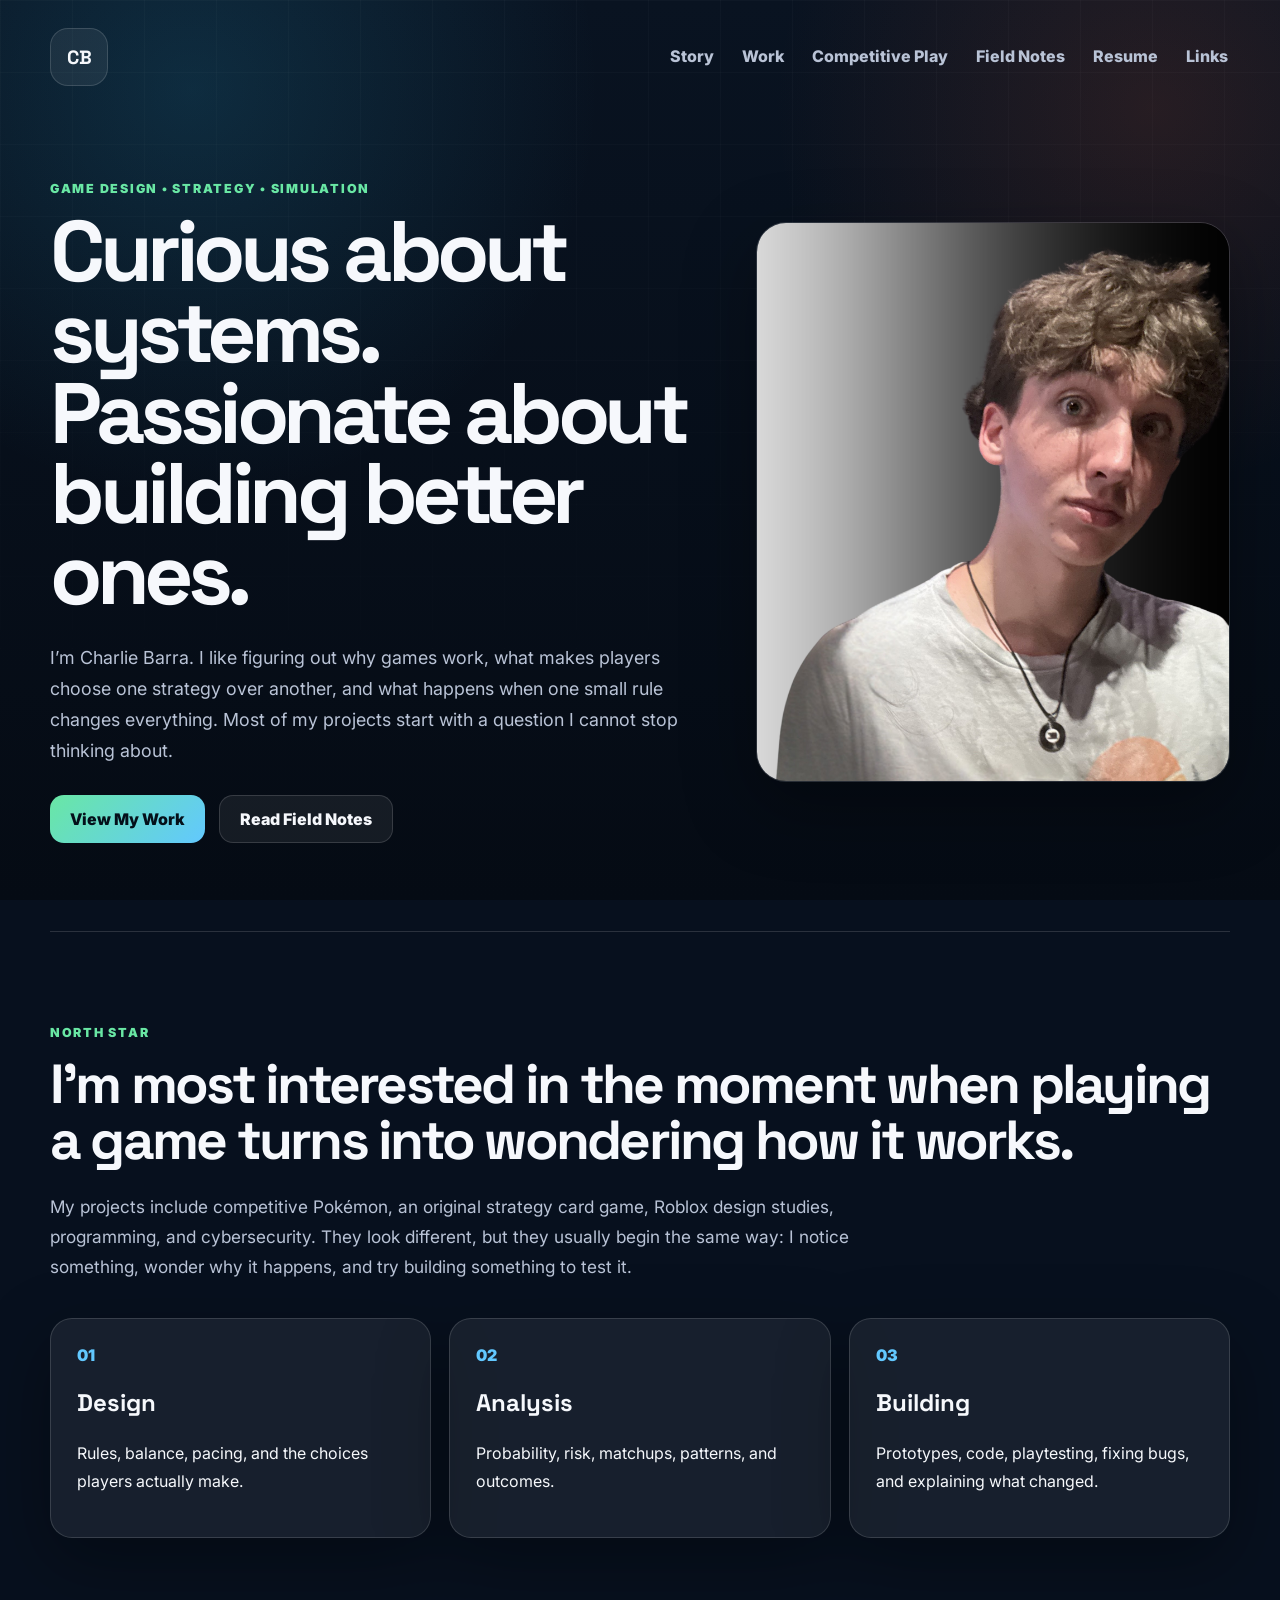
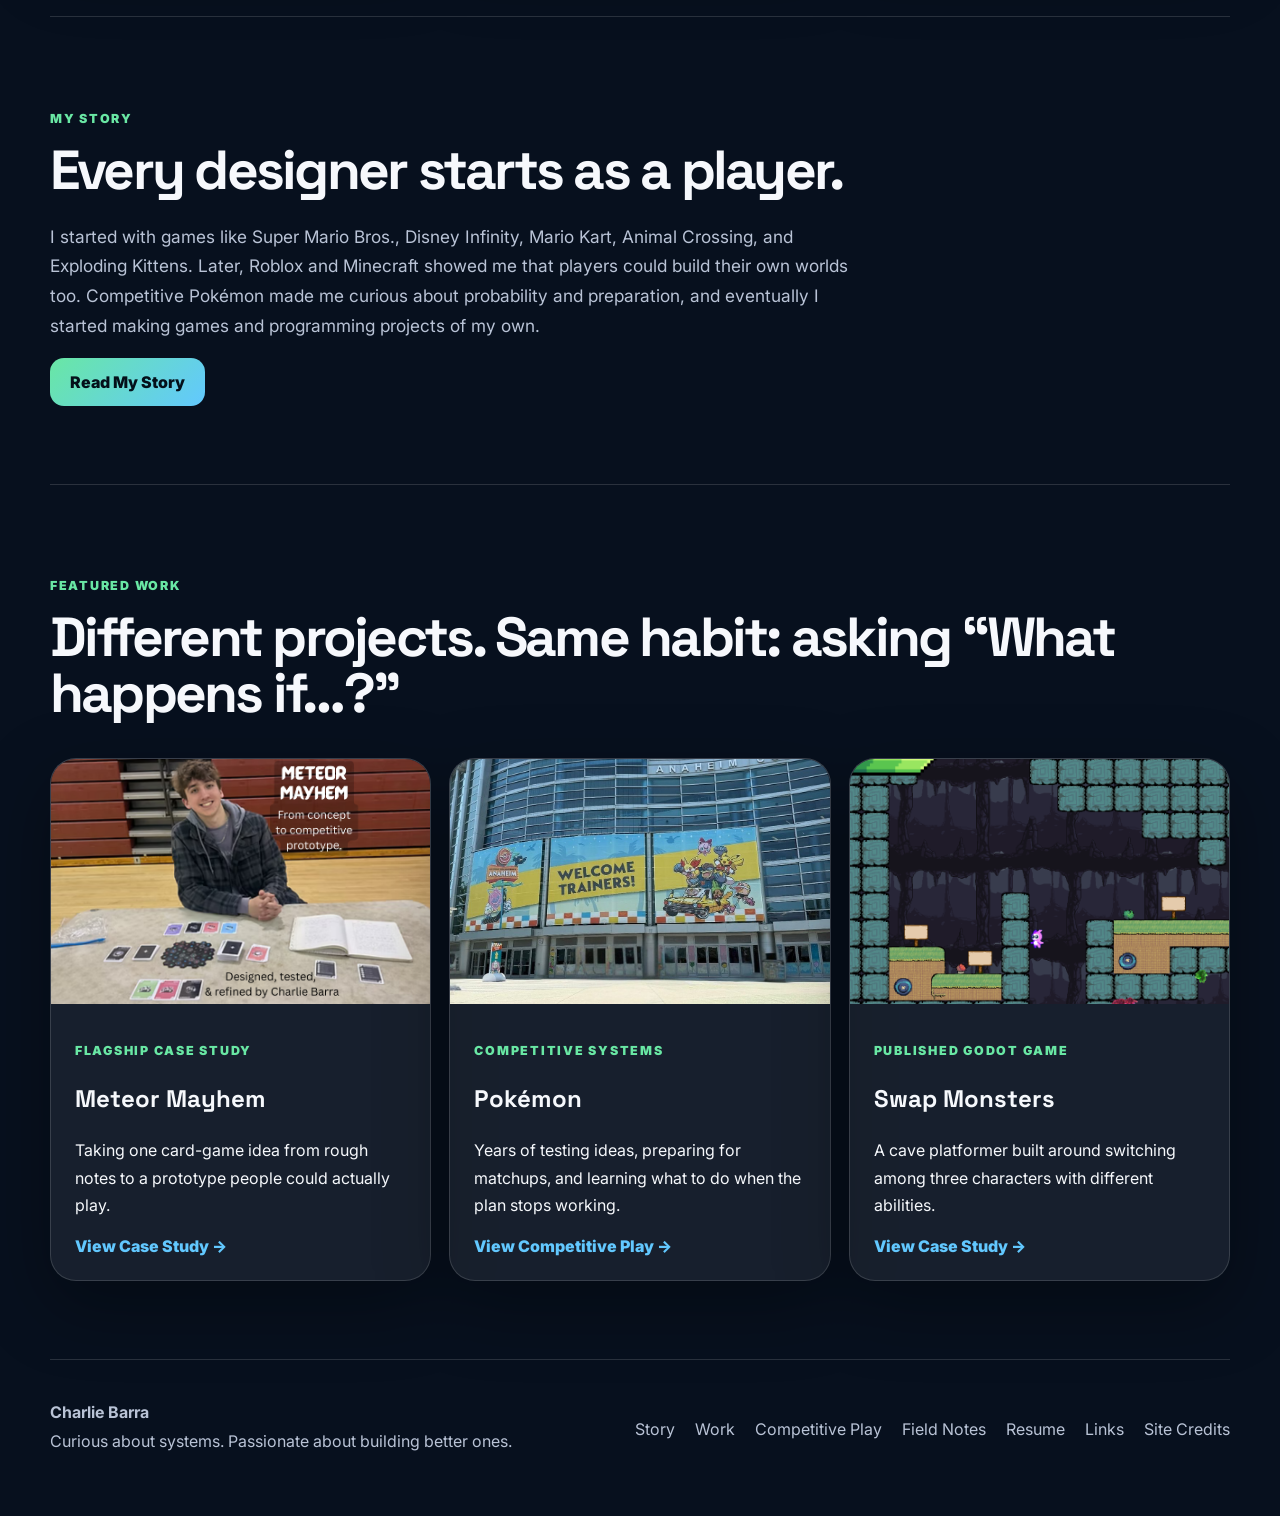
<file: index.html>
<!DOCTYPE html>

<html lang="en">
<head>
<meta charset="utf-8"/>
<meta content="width=device-width, initial-scale=1" name="viewport"/>
<!-- Favicon / App Icons -->
<link href="favicon.ico" rel="icon" sizes="any"/>
<link href="favicon-32x32.png" rel="icon" sizes="32x32" type="image/png"/>
<link href="favicon-16x16.png" rel="icon" sizes="16x16" type="image/png"/>
<link href="apple-touch-icon.png" rel="apple-touch-icon" sizes="180x180"/>
<link color="#22C55E" href="safari-pinned-tab.svg" rel="mask-icon"/>
<link href="site.webmanifest" rel="manifest"/>
<meta content="#11161D" name="theme-color"/>
<title>Charlie Barra | Game &amp; Interactive Systems Designer</title>
<meta content="Portfolio of Charlie Barra, an aspiring game and interactive systems designer." name="description"/>
<link href="https://www.charliebarra.com/" rel="canonical"/>
<meta content="Charlie Barra | Game &amp; Interactive Systems Designer" property="og:title"/>
<meta content="Portfolio of Charlie Barra, an aspiring game and interactive systems designer." property="og:description"/>
<meta content="website" property="og:type"/>
<meta content="https://www.charliebarra.com/" property="og:url"/>
<meta content="Charlie Barra" property="og:site_name"/>
<meta content="https://www.charliebarra.com/assets/images/hero-charlie.png" property="og:image"/>
<meta content="Charlie Barra, aspiring game and interactive systems designer" property="og:image:alt"/>
<meta content="summary_large_image" name="twitter:card"/>
<meta content="Charlie Barra | Game &amp; Interactive Systems Designer" name="twitter:title"/>
<meta content="Portfolio of Charlie Barra, an aspiring game and interactive systems designer." name="twitter:description"/>
<meta content="https://www.charliebarra.com/assets/images/hero-charlie.png" name="twitter:image"/>
<link href="https://fonts.googleapis.com" rel="preconnect"/>
<link crossorigin="" href="https://fonts.gstatic.com" rel="preconnect"/>
<link href="https://fonts.googleapis.com/css2?family=Inter:wght@400;500;600;700;800;900&amp;family=Space+Grotesk:wght@500;600;700&amp;display=swap" rel="stylesheet"/>
<link href="styles.css" rel="stylesheet"/>
<script type="application/ld+json">
{
  "@context": "https://schema.org",
  "@graph": [
    {
      "@type": "Person",
      "@id": "https://www.charliebarra.com/#charlie-barra",
      "name": "Charlie Barra",
      "url": "https://www.charliebarra.com/",
      "image": "https://www.charliebarra.com/assets/images/hero-charlie.png",
      "description": "Portfolio of Charlie Barra, an aspiring game and interactive systems designer.",
      "sameAs": [
        "https://github.com/charliebarra",
        "https://www.youtube.com/@charlie-barra"
      ]
    },
    {
      "@type": "WebSite",
      "@id": "https://www.charliebarra.com/#website",
      "url": "https://www.charliebarra.com/",
      "name": "Charlie Barra Portfolio",
      "description": "Portfolio of Charlie Barra, an aspiring game and interactive systems designer.",
      "publisher": {
        "@id": "https://www.charliebarra.com/#charlie-barra"
      }
    }
  ]
}
</script>
</head>
<body>
<a class="skip-link" href="#main">Skip to content</a>
<div class="site-bg"></div><div class="grid-bg"></div>
<header class="nav"><a class="logo" href="index.html">CB</a><nav><a href="story.html">Story</a><a href="projects.html">Work</a><a href="pokemon.html">Competitive Play</a><a href="notebook.html">Field Notes</a><a href="resume.html">Resume</a><a href="contact.html">Links</a></nav></header>
<main id="main">
<section class="hero">
<div class="hero-copy">
<p class="section-label">Game Design • Strategy • Simulation</p>
<h1>Curious about systems.<br/>Passionate about building better ones.</h1>
<p>I’m Charlie Barra. I like figuring out why games work, what makes players choose one strategy over another, and what happens when one small rule changes everything. Most of my projects start with a question I cannot stop thinking about.</p>
<div class="actions">
<a class="btn primary" href="projects.html">View My Work</a>
<a class="btn" href="notebook.html">Read Field Notes</a>
</div>
</div>
<div class="hero-media"><img alt="Portrait of Charlie Barra" decoding="async" height="1800" src="assets/images/hero-charlie.png" width="1350"/></div>
</section>
<section class="section">
<p class="section-label">North Star</p>
<h2>I’m most interested in the moment when playing a game turns into wondering how it works.</h2>
<p class="wide">My projects include competitive Pokémon, an original strategy card game, Roblox design studies, programming, and cybersecurity. They look different, but they usually begin the same way: I notice something, wonder why it happens, and try building something to test it.</p>
<div class="principle-grid">
<article><span>01</span><h3>Design</h3><p>Rules, balance, pacing, and the choices players actually make.</p></article>
<article><span>02</span><h3>Analysis</h3><p>Probability, risk, matchups, patterns, and outcomes.</p></article>
<article><span>03</span><h3>Building</h3><p>Prototypes, code, playtesting, fixing bugs, and explaining what changed.</p></article>
</div>
</section>
<section class="section story-teaser">
<p class="section-label">My Story</p>
<h2>Every designer starts as a player.</h2>
<p class="wide">I started with games like Super Mario Bros., Disney Infinity, Mario Kart, Animal Crossing, and Exploding Kittens. Later, Roblox and Minecraft showed me that players could build their own worlds too. Competitive Pokémon made me curious about probability and preparation, and eventually I started making games and programming projects of my own.</p>
<a class="btn primary" href="story.html">Read My Story</a>
</section>
<section class="section">
<p class="section-label">Featured Work</p>
<h2>Different projects. Same habit: asking “What happens if…?”</h2>
<div class="feature-grid">
<a class="feature-card" href="meteor-mayhem.html"><img alt="Meteor Mayhem prototype" decoding="async" height="1012" src="assets/images/meteor-hero.png" width="1800"/><div><p class="tag">Flagship Case Study</p><h3>Meteor Mayhem</h3><p>Taking one card-game idea from rough notes to a prototype people could actually play.</p><span>View Case Study →</span></div></a>
<a class="feature-card" href="pokemon.html"><img alt="Pokémon World Championships" decoding="async" height="1400" loading="lazy" src="assets/images/pokemon-2025-worlds-1.jpg" width="1050"/><div><p class="tag">Competitive Systems</p><h3>Pokémon</h3><p>Years of testing ideas, preparing for matchups, and learning what to do when the plan stops working.</p><span>View Competitive Play →</span></div></a>
<a class="feature-card" href="swap-monsters.html"><img alt="Swap Monsters cave level and three-character switching system" decoding="async" height="1354" src="assets/images/swap-monsters/swap-monsters-hero.png" width="1684"/><div><p class="tag">Published Godot Game</p><h3>Swap Monsters</h3><p>A cave platformer built around switching among three characters with different abilities.</p><span>View Case Study →</span></div></a>
</div>
</section>
</main>
<footer>
<div><strong>Charlie Barra</strong><p>Curious about systems. Passionate about building better ones.</p></div>
<div class="footer-links"><a href="story.html">Story</a><a href="projects.html">Work</a><a href="pokemon.html">Competitive Play</a><a href="notebook.html">Field Notes</a><a href="resume.html">Resume</a><a href="contact.html">Links</a></div>
</footer>
<script src="script.js"></script>
</body>
</html>
</file>
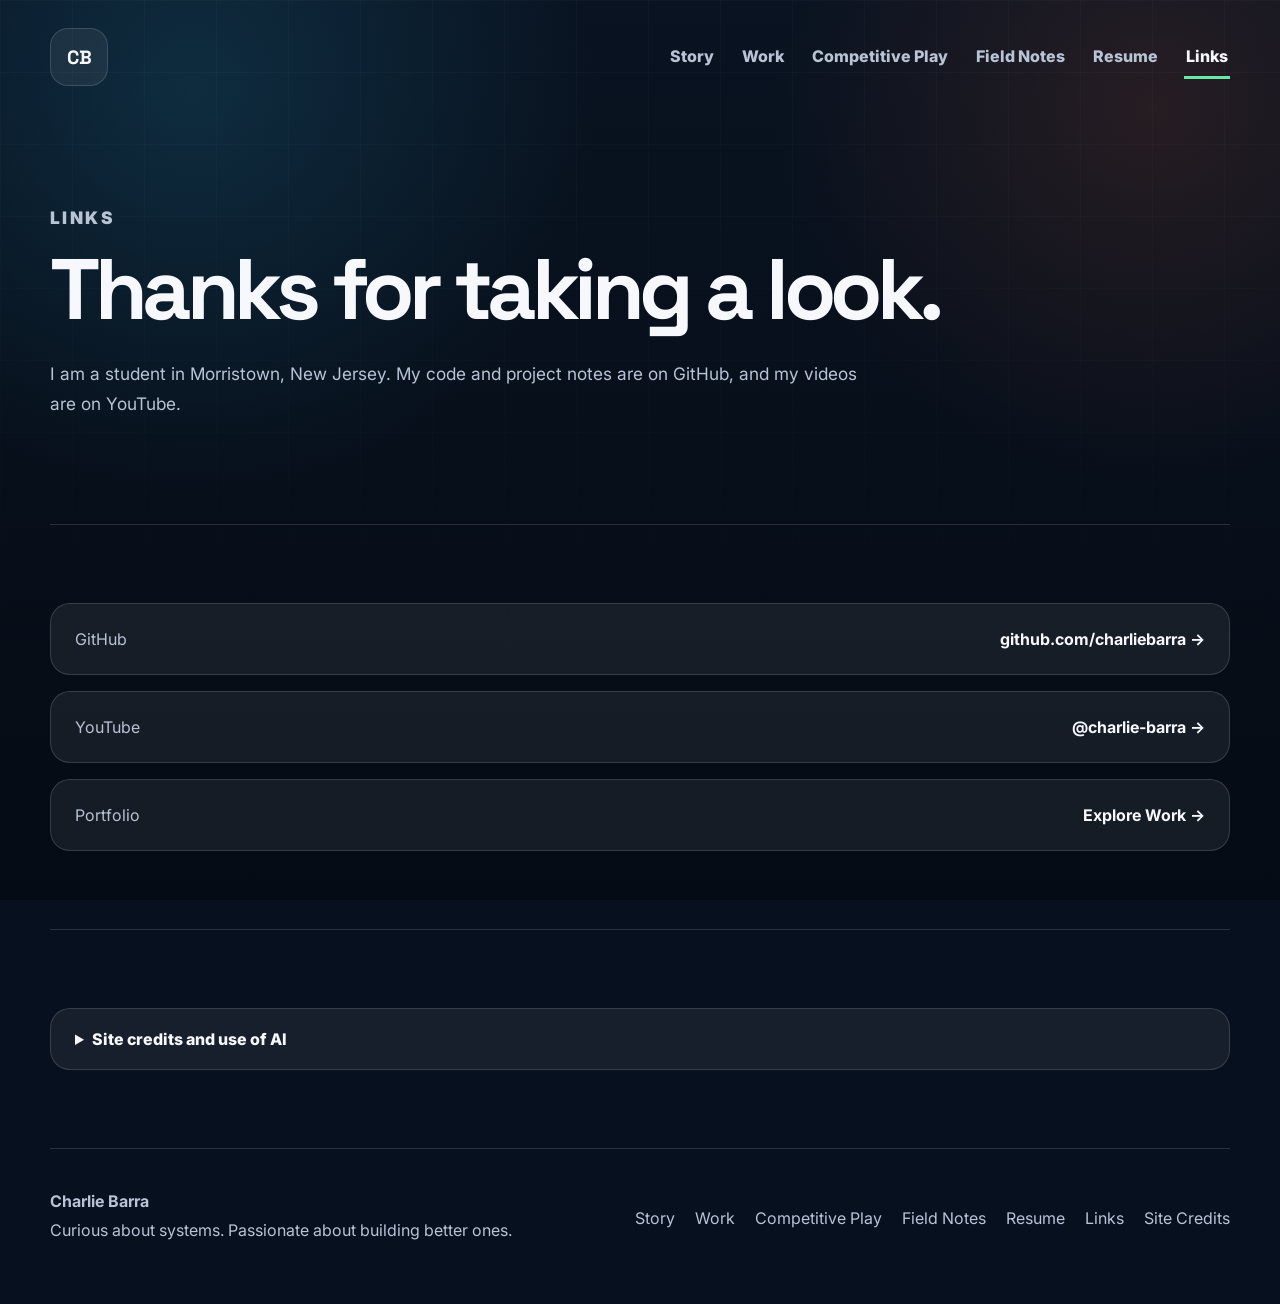
<file: contact.html>
<!DOCTYPE html>

<html lang="en">
<head>
<meta charset="utf-8"/>
<meta content="width=device-width, initial-scale=1" name="viewport"/>
<!-- Favicon / App Icons -->
<link href="favicon.ico" rel="icon" sizes="any"/>
<link href="favicon-32x32.png" rel="icon" sizes="32x32" type="image/png"/>
<link href="favicon-16x16.png" rel="icon" sizes="16x16" type="image/png"/>
<link href="apple-touch-icon.png" rel="apple-touch-icon" sizes="180x180"/>
<link color="#22C55E" href="safari-pinned-tab.svg" rel="mask-icon"/>
<link href="site.webmanifest" rel="manifest"/>
<meta content="#11161D" name="theme-color"/>
<title>Links | Charlie Barra</title>
<meta content="GitHub, YouTube, and portfolio links for Charlie Barra." name="description"/>
<link href="https://www.charliebarra.com/contact.html" rel="canonical"/>
<meta content="Links | Charlie Barra" property="og:title"/>
<meta content="GitHub, YouTube, and portfolio links for Charlie Barra." property="og:description"/>
<meta content="website" property="og:type"/>
<meta content="https://www.charliebarra.com/contact.html" property="og:url"/>
<meta content="Charlie Barra" property="og:site_name"/>
<meta content="https://www.charliebarra.com/assets/images/hero-charlie.png" property="og:image"/>
<meta content="Portrait of Charlie Barra" property="og:image:alt"/>
<meta content="summary_large_image" name="twitter:card"/>
<meta content="Links | Charlie Barra" name="twitter:title"/>
<meta content="GitHub, YouTube, and portfolio links for Charlie Barra." name="twitter:description"/>
<meta content="https://www.charliebarra.com/assets/images/hero-charlie.png" name="twitter:image"/>
<link href="https://fonts.googleapis.com" rel="preconnect"/>
<link crossorigin="" href="https://fonts.gstatic.com" rel="preconnect"/>
<link href="https://fonts.googleapis.com/css2?family=Inter:wght@400;500;600;700;800;900&amp;family=Space+Grotesk:wght@500;600;700&amp;display=swap" rel="stylesheet"/>
<link href="styles.css" rel="stylesheet"/>
</head>
<body>
<a class="skip-link" href="#main">Skip to content</a>
<div class="site-bg">
</div>
<div class="grid-bg">
</div>
<header class="nav">
<a class="logo" href="index.html">CB</a>
<nav>
<a href="story.html">Story</a>
<a href="projects.html">Work</a>
<a href="pokemon.html">Competitive Play</a>
<a href="notebook.html">Field Notes</a>
<a href="resume.html">Resume</a>
<a aria-current="page" href="contact.html">Links</a>
</nav>
</header>
<main id="main">
<section class="page-hero">
<div>
<p class="section-label">Links</p>
<h1>Thanks for taking a look.</h1>
<p>I am a student in Morristown, New Jersey. My code and project notes are on GitHub, and my videos are on YouTube.</p>
</div>
</section>
<section class="section contact-links">
<a class="contact-link" href="https://github.com/charliebarra" rel="noopener" target="_blank">
<span>GitHub</span>
<strong>github.com/charliebarra →</strong>
</a>
<a class="contact-link" href="https://www.youtube.com/@charlie-barra" rel="noopener" target="_blank">
<span>YouTube</span>
<strong>@charlie-barra →</strong>
</a>
<a class="contact-link" href="projects.html">
<span>Portfolio</span>
<strong>Explore Work →</strong>
</a>
</section>
<section class="section" id="site-credits">
<details class="site-credits">
<summary>Site credits and use of AI</summary>
<div>
<p>Charlie supplied the original projects, source materials, factual details, reflections, and final review. The website’s information architecture, editorial refinement, HTML, CSS, JavaScript implementation, accessibility work, and quality assurance were developed with assistance from OpenAI’s ChatGPT. Charlie did not personally code the website.</p>
<p>Charlie’s programming projects, game designs, project decisions, reflections, competitive accomplishments, and underlying work are his own unless a page says otherwise. AI was used to help organize and present that work—not to create the original projects or accomplishments.</p>
<p>Third-party visual and audio assets are identified on the project pages where they appear.</p>
</div>
</details>
</section>
</main>
<footer>
<div>
<strong>Charlie Barra</strong>
<p>Curious about systems. Passionate about building better ones.</p>
</div>
<div class="footer-links">
<a href="story.html">Story</a>
<a href="projects.html">Work</a>
<a href="pokemon.html">Competitive Play</a>
<a href="notebook.html">Field Notes</a>
<a href="resume.html">Resume</a>
<a href="contact.html">Links</a>
</div>
</footer>
<script src="script.js">
</script>
</body>
</html>
</file>
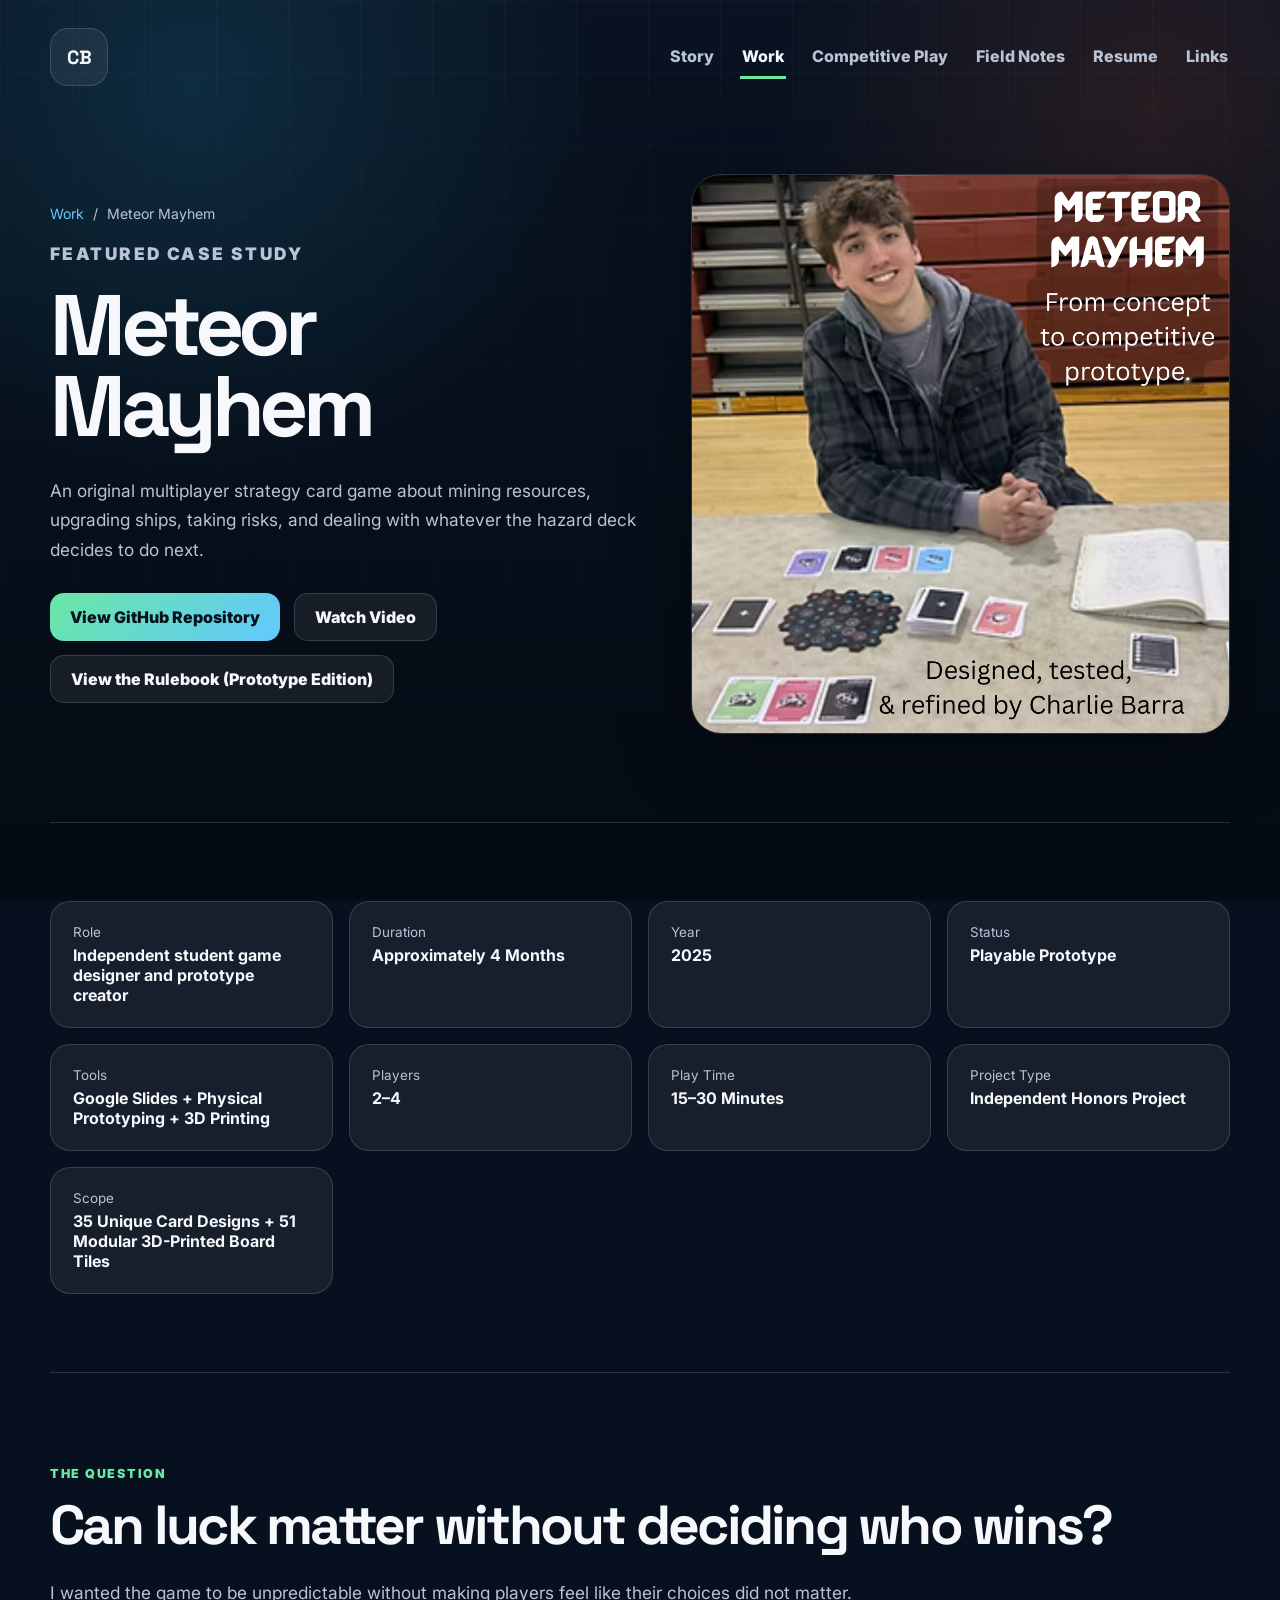
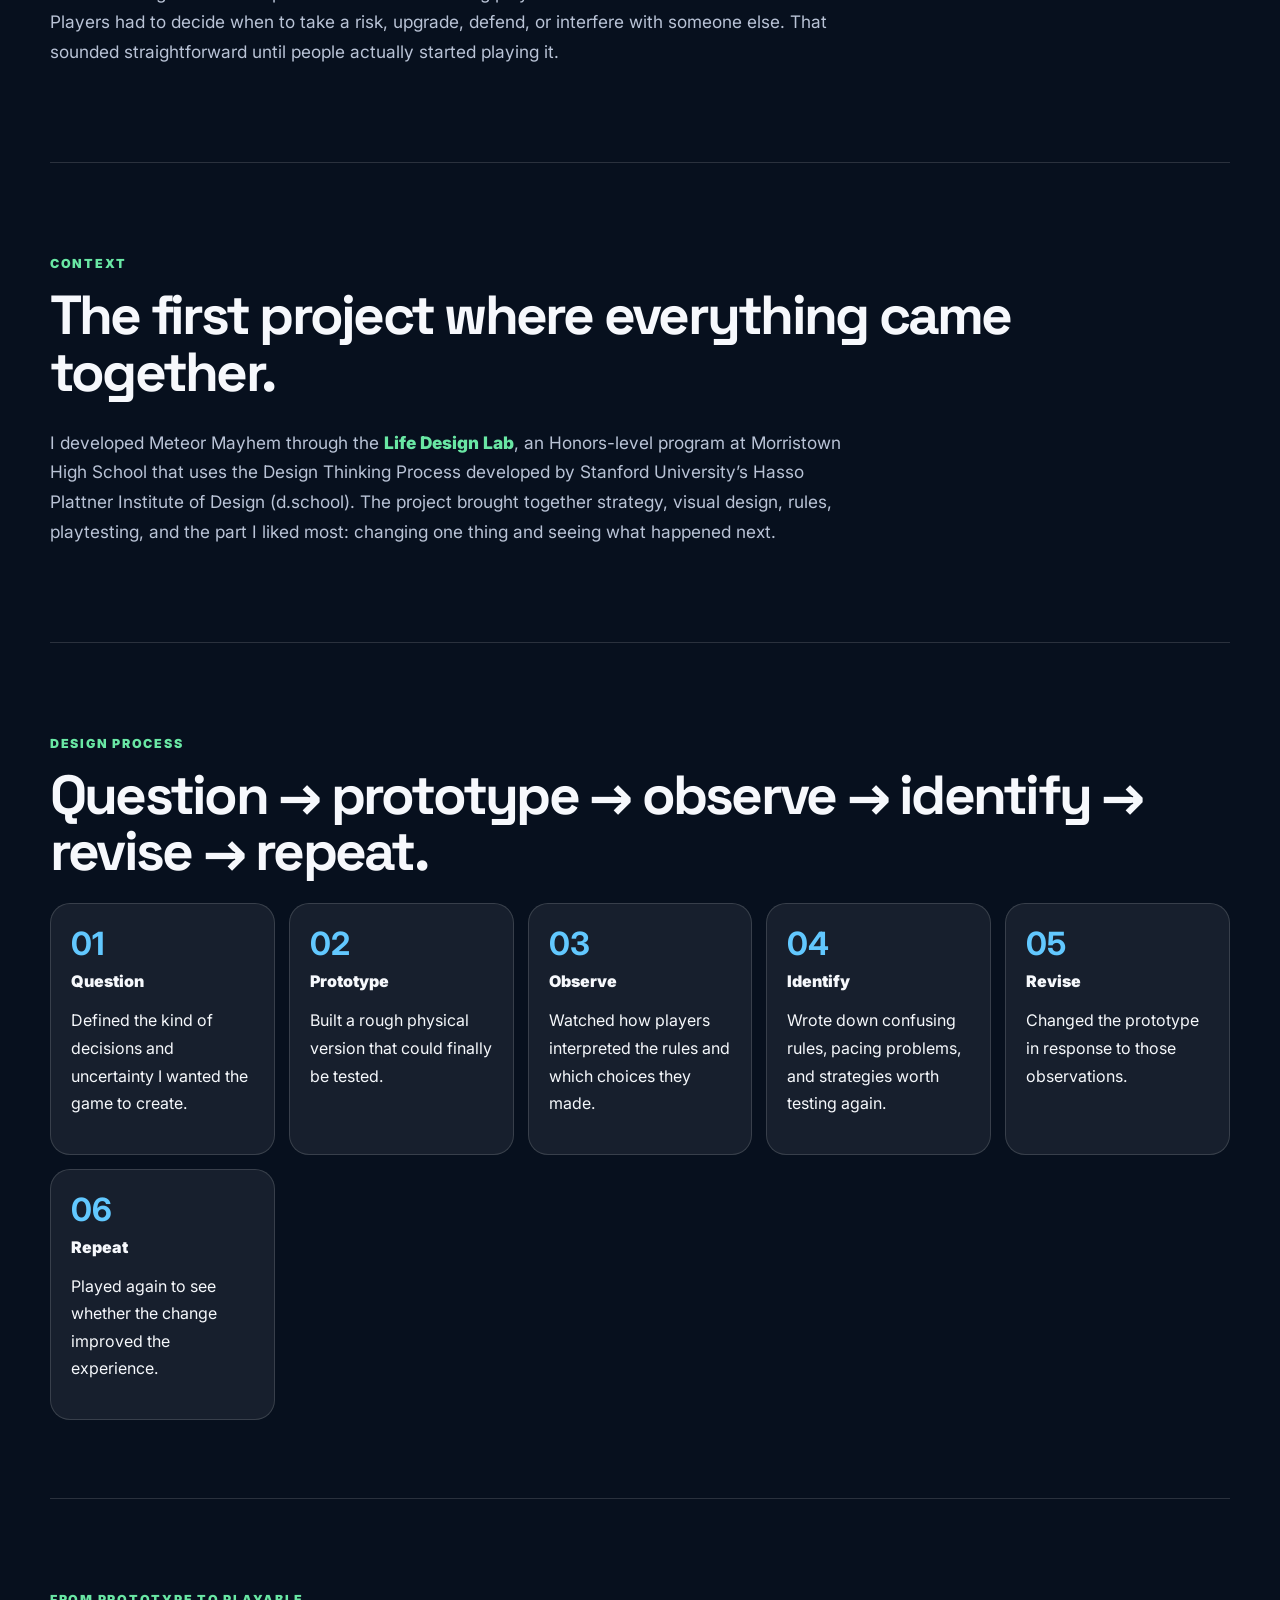
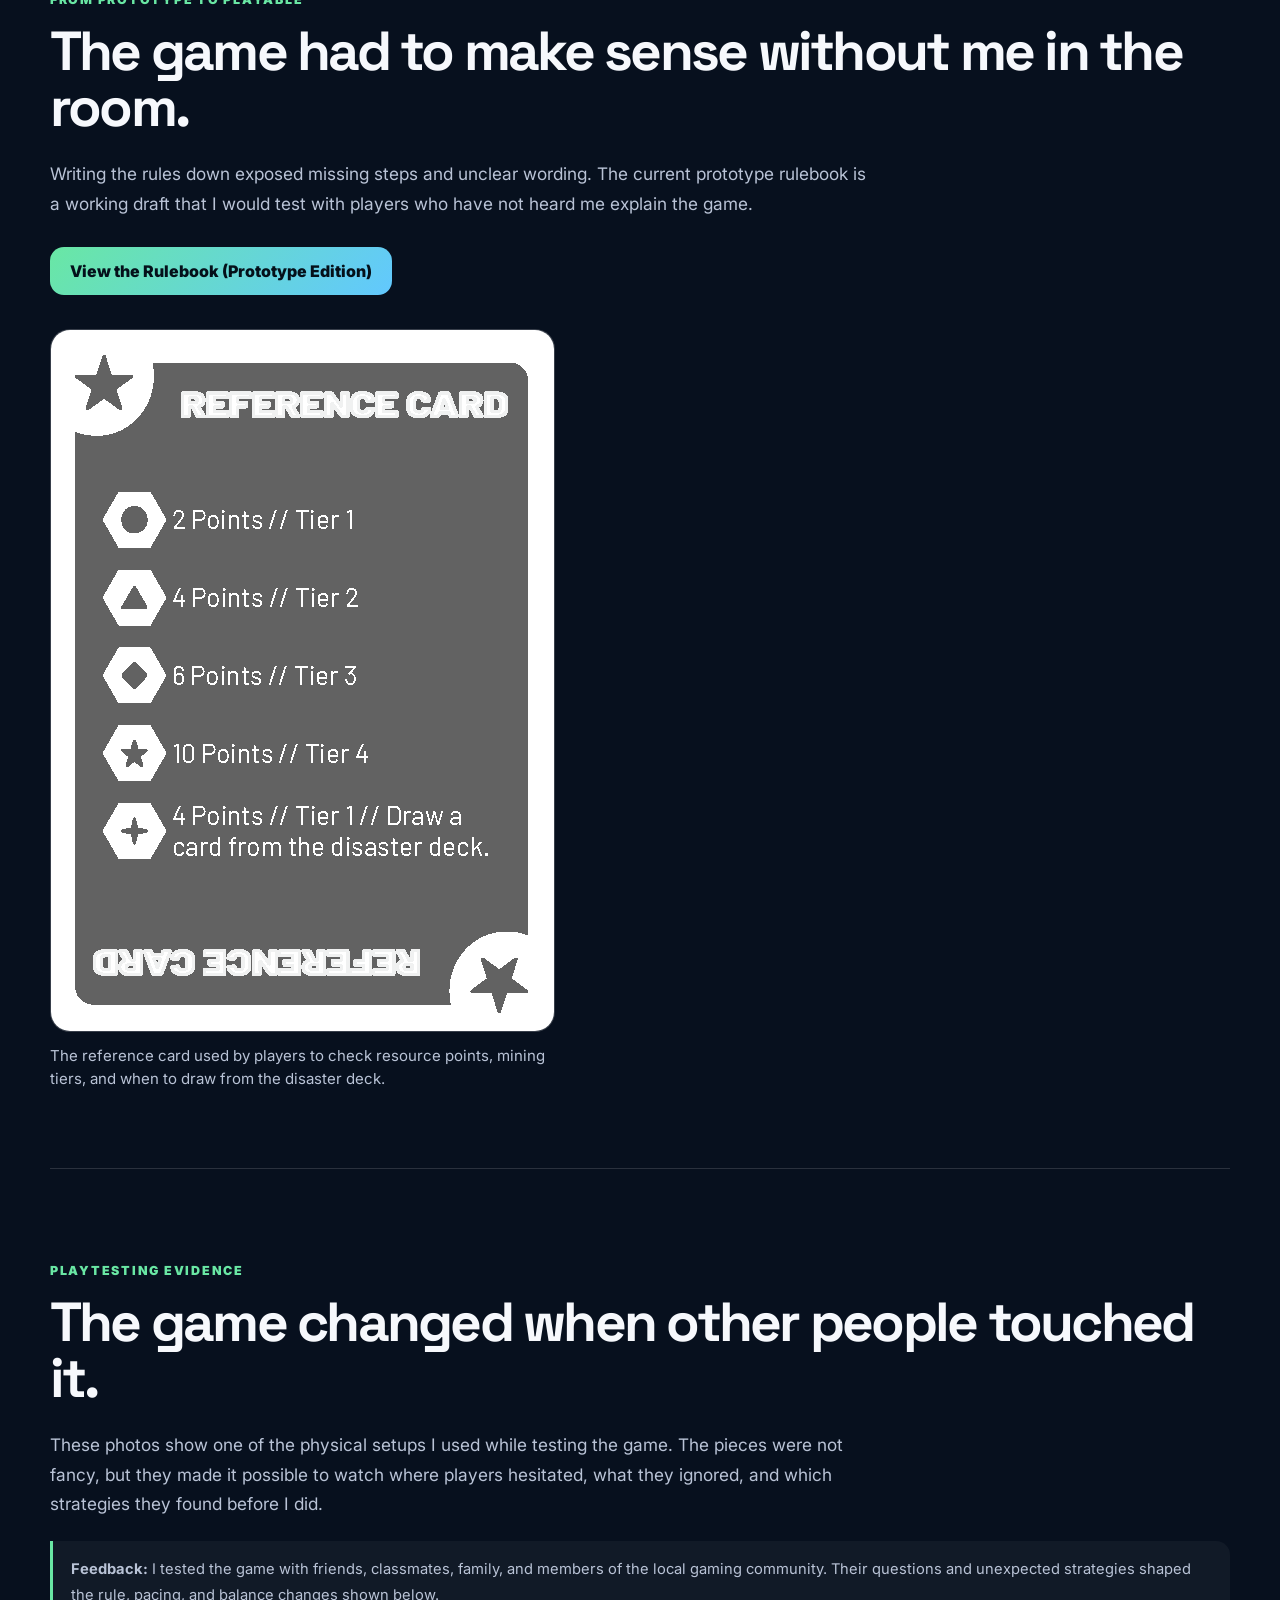
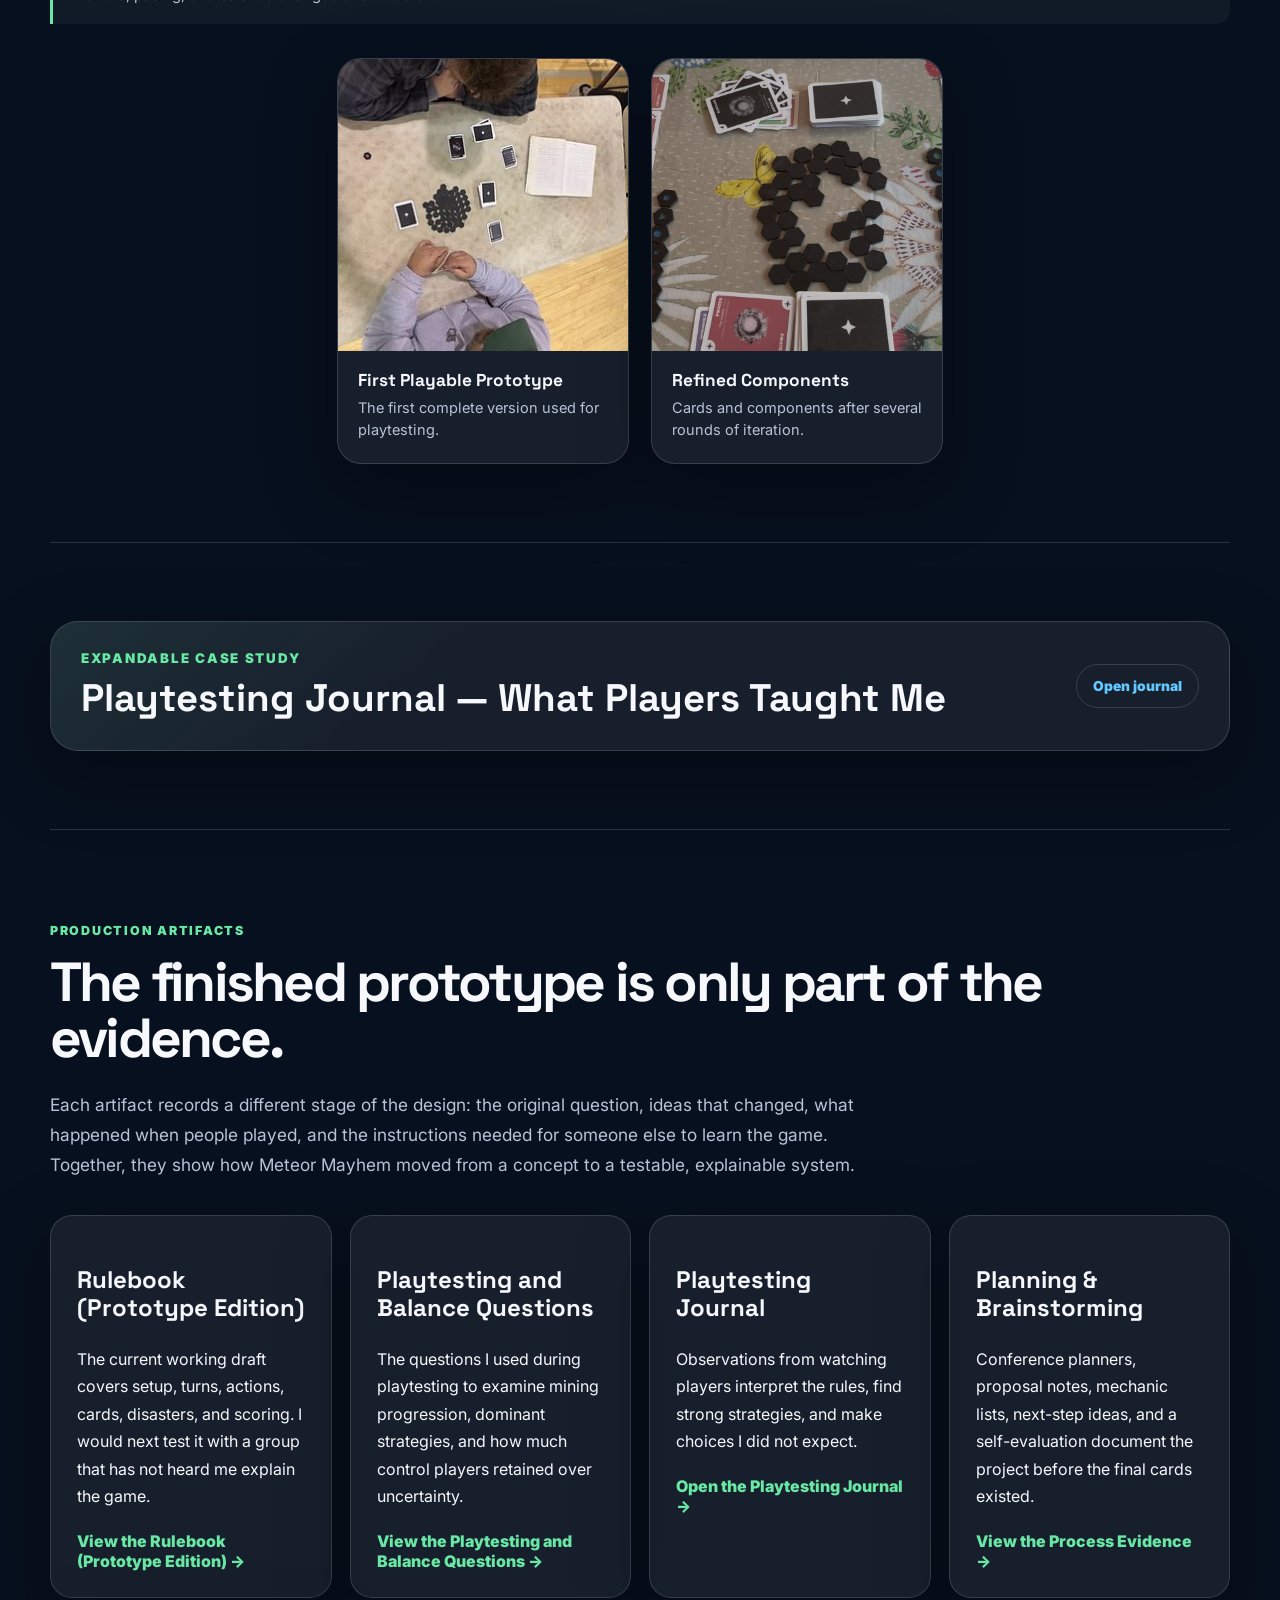
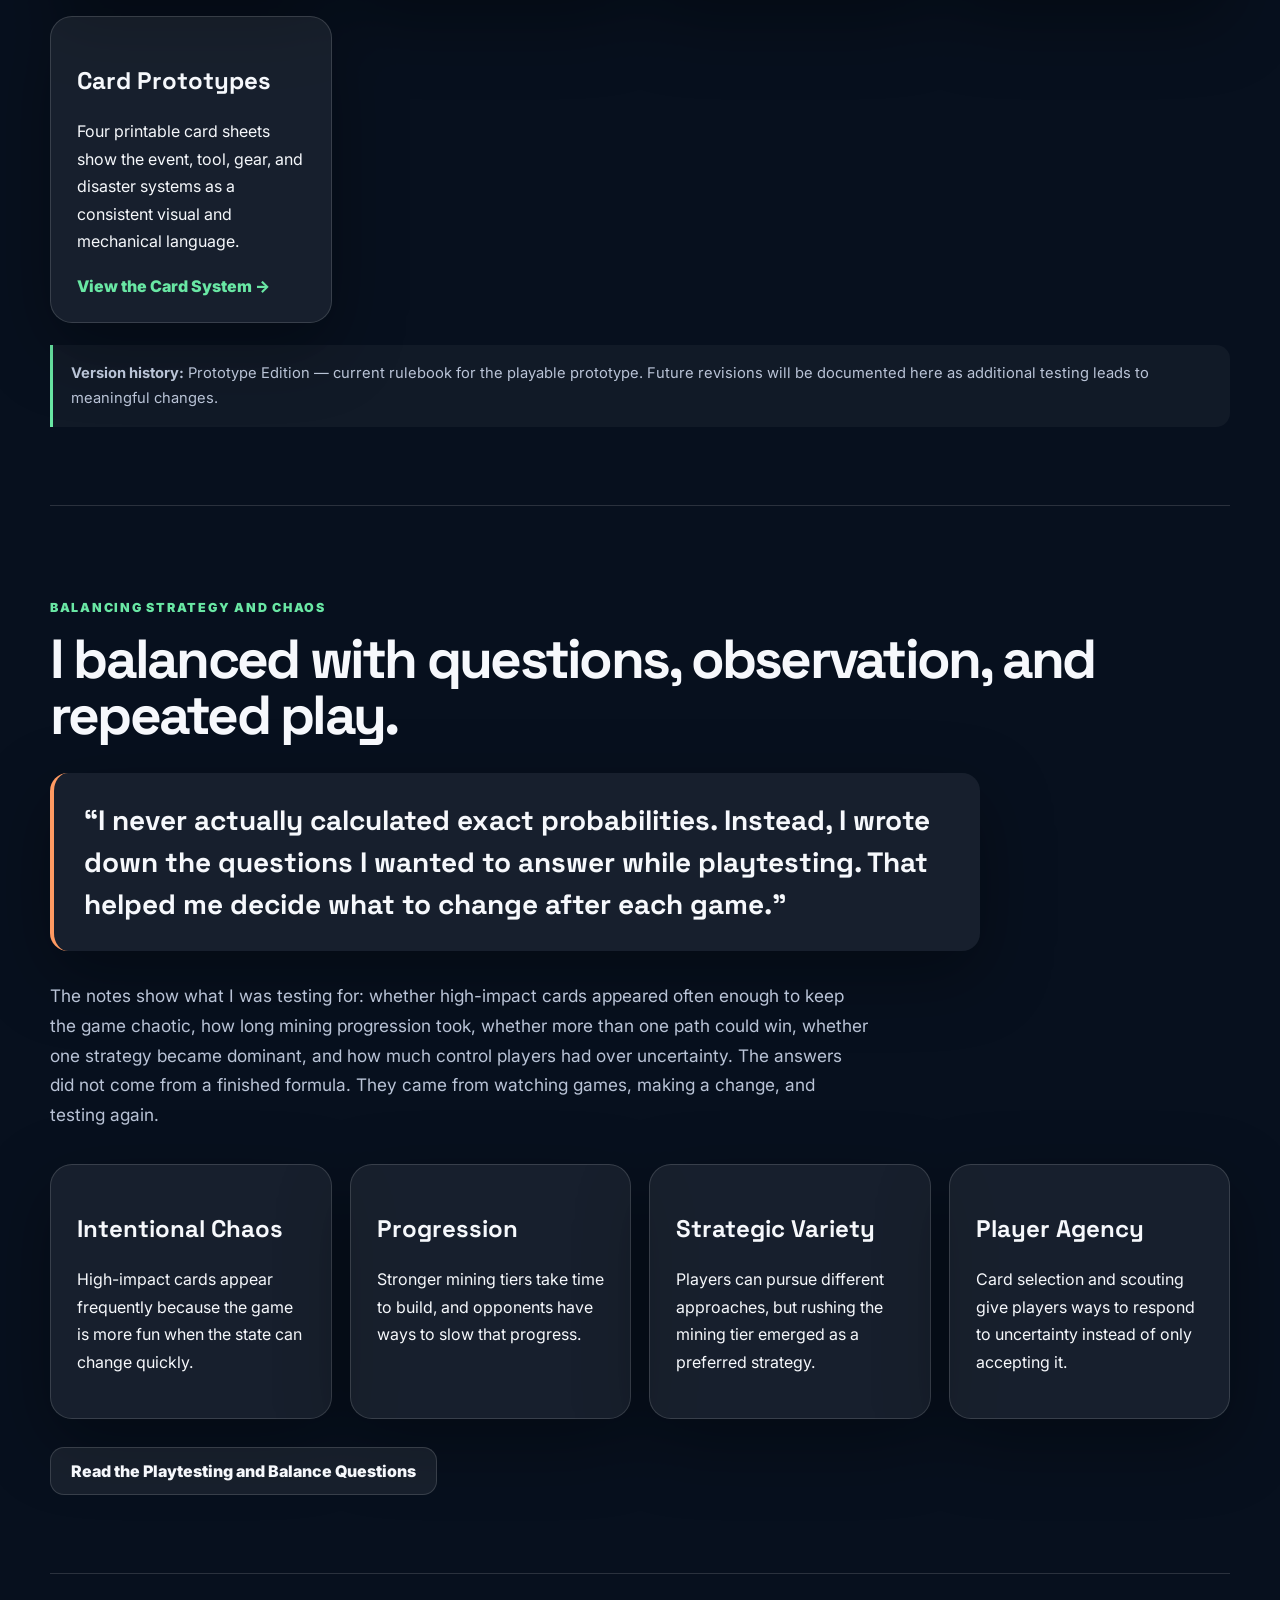
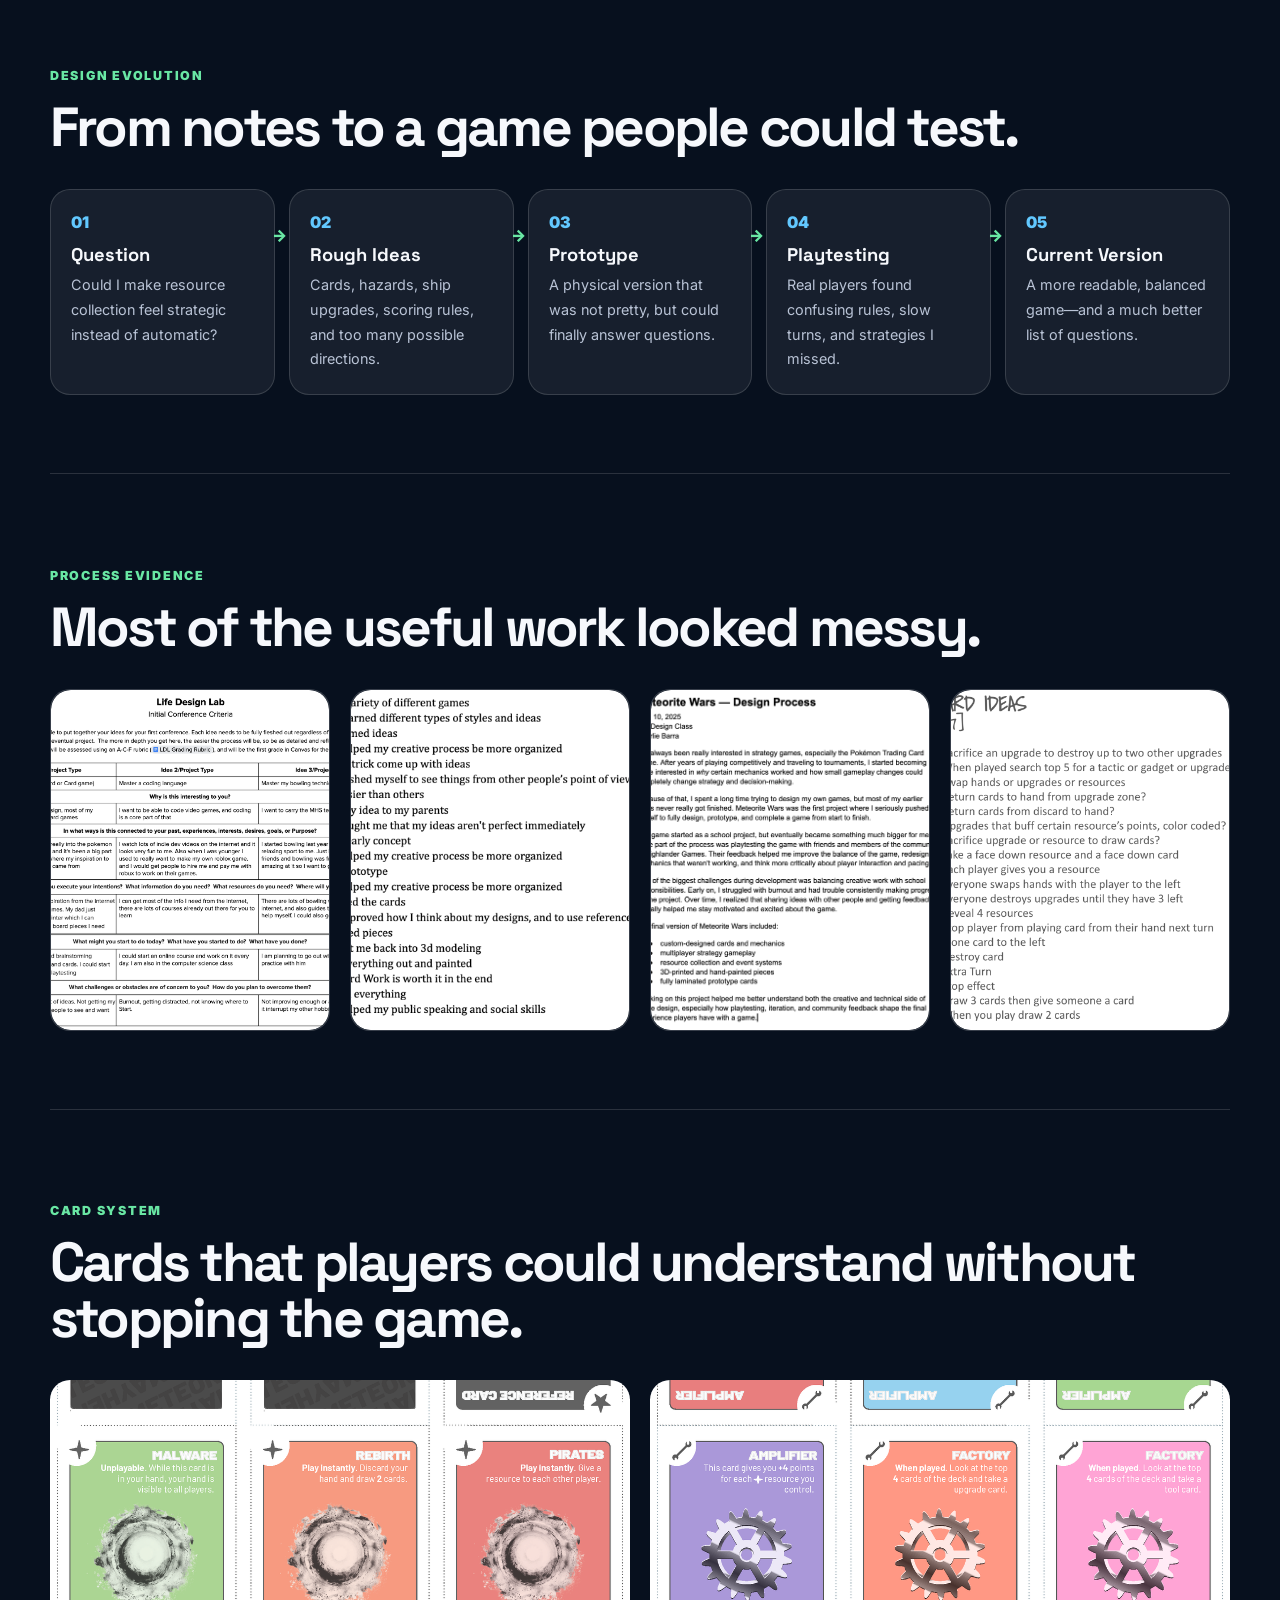
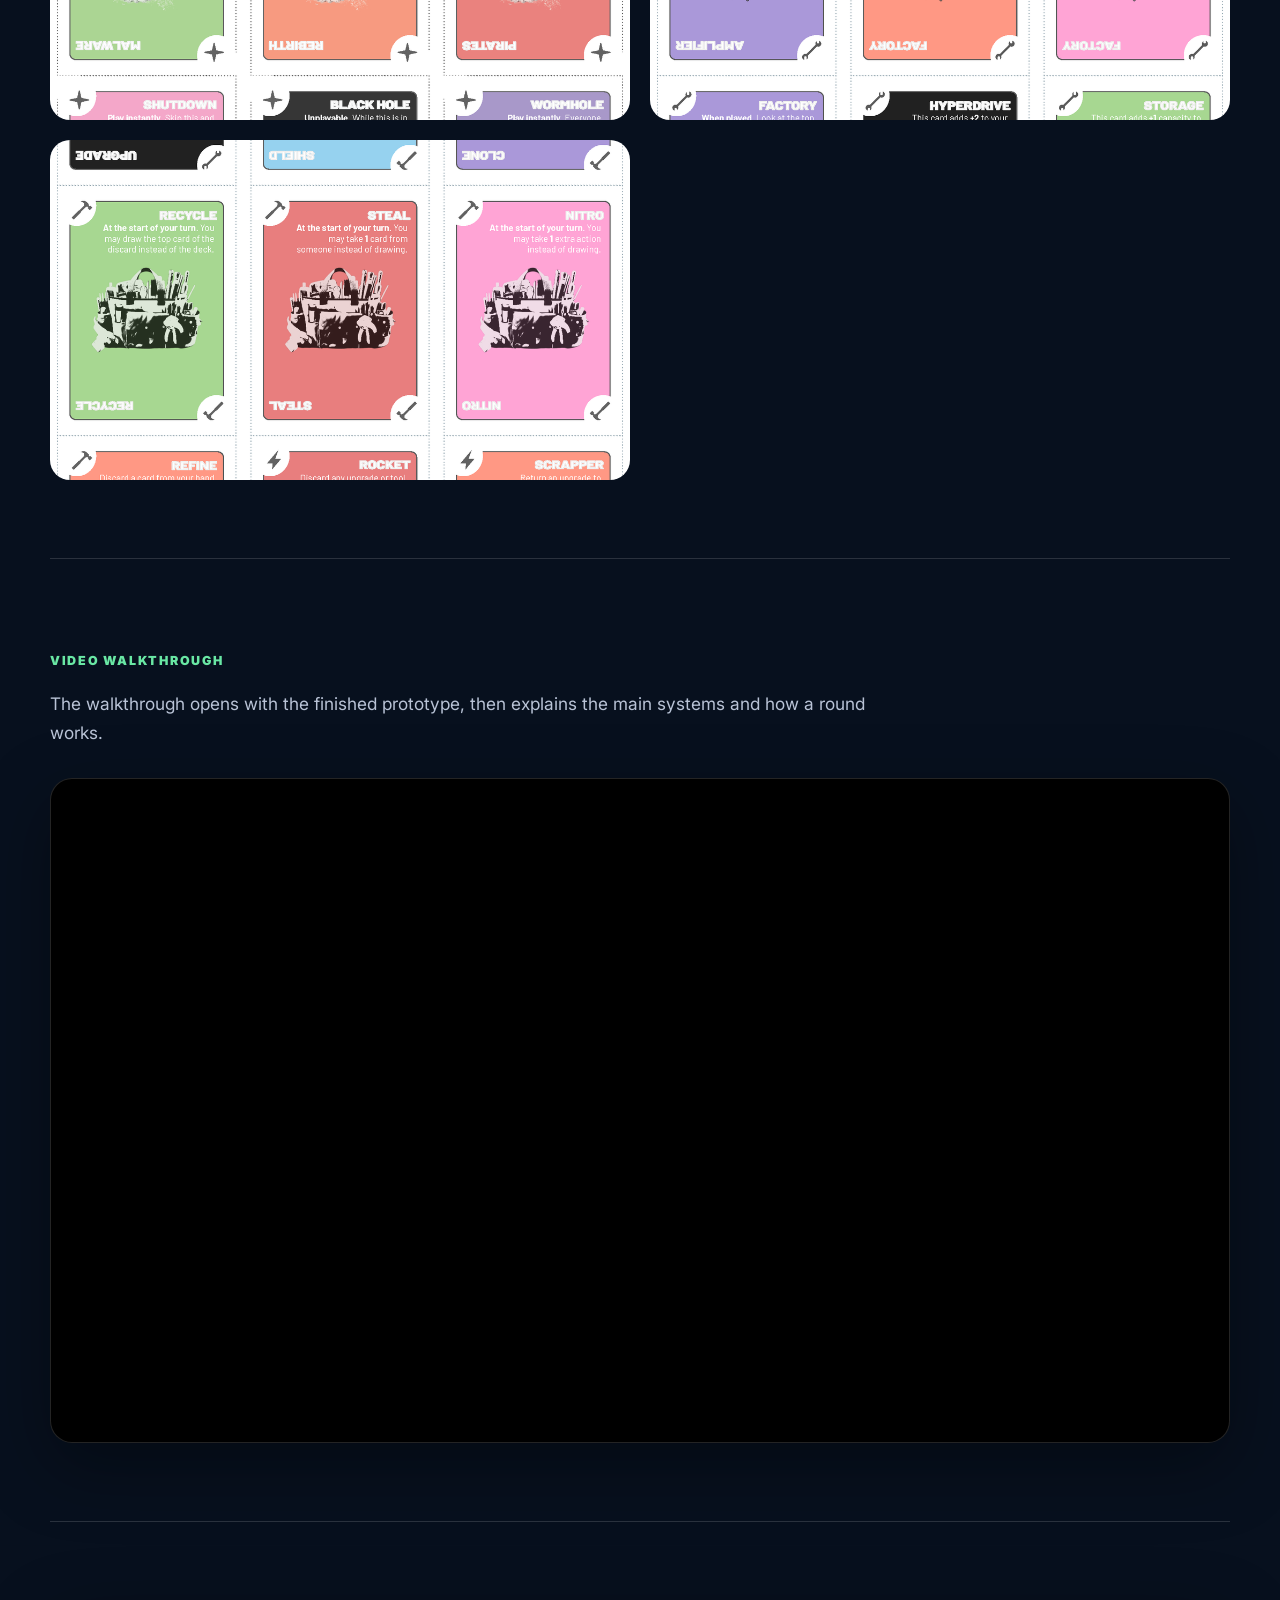
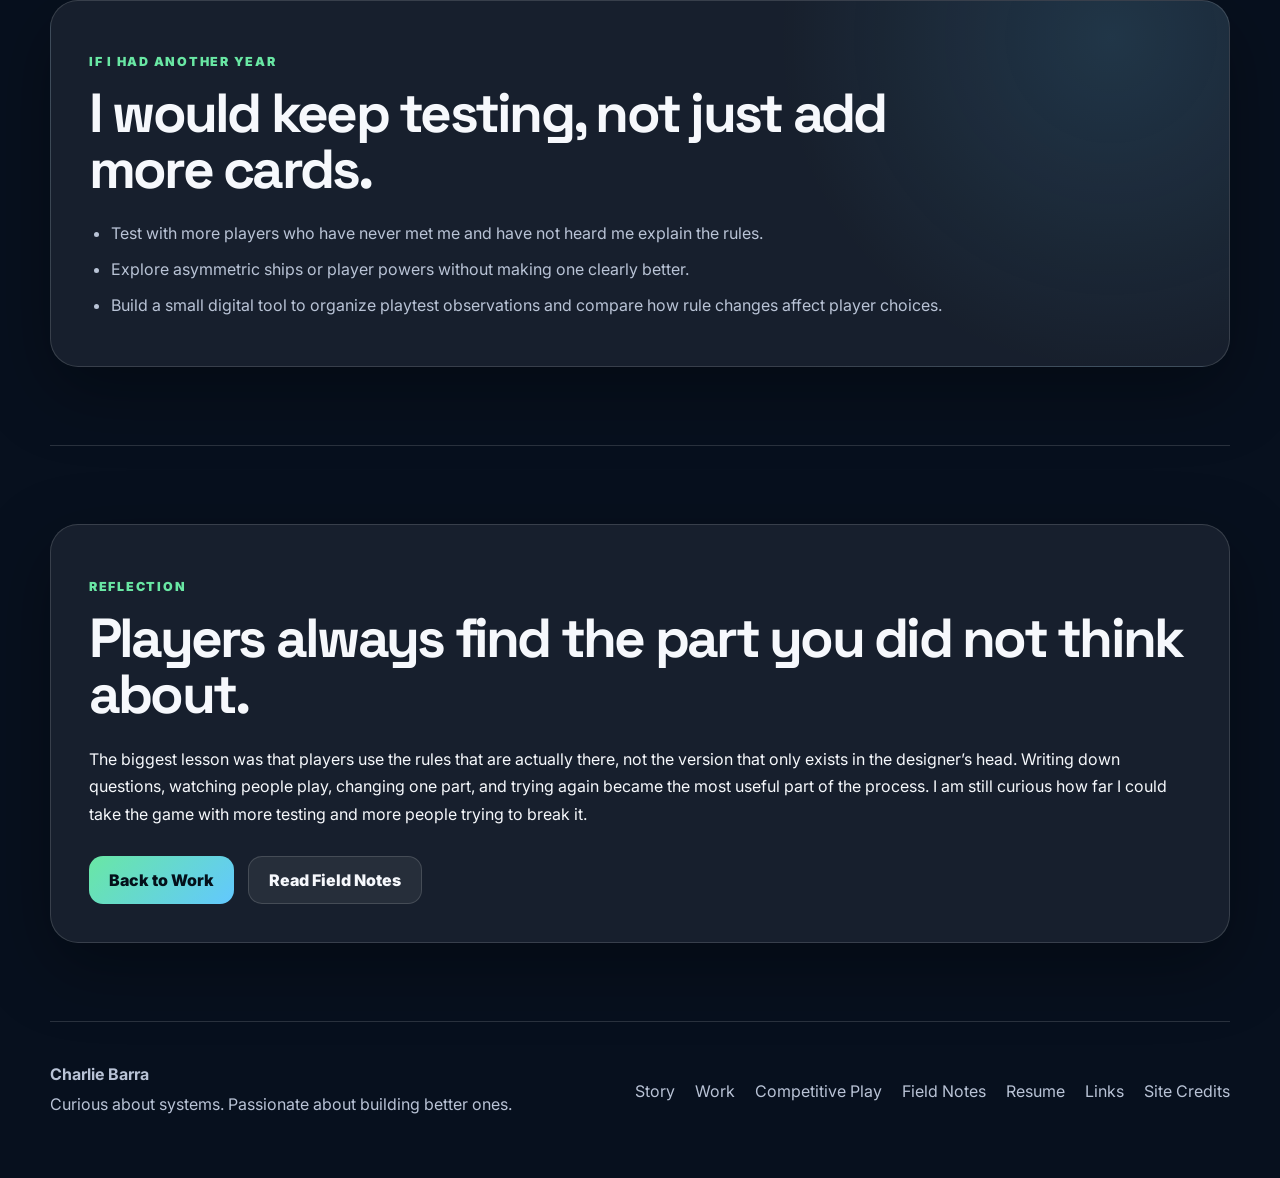
<file: meteor-mayhem.html>
<!DOCTYPE html>

<html lang="en">
<head>
<meta charset="utf-8"/>
<meta content="width=device-width, initial-scale=1" name="viewport"/>
<!-- Favicon / App Icons -->
<link href="favicon.ico" rel="icon" sizes="any"/>
<link href="favicon-32x32.png" rel="icon" sizes="32x32" type="image/png"/>
<link href="favicon-16x16.png" rel="icon" sizes="16x16" type="image/png"/>
<link href="apple-touch-icon.png" rel="apple-touch-icon" sizes="180x180"/>
<link color="#22C55E" href="safari-pinned-tab.svg" rel="mask-icon"/>
<link href="site.webmanifest" rel="manifest"/>
<meta content="#11161D" name="theme-color"/>
<title>Meteor Mayhem | Charlie Barra</title>
<meta content="A complete game design case study by Charlie Barra." name="description"/>
<link href="https://www.charliebarra.com/meteor-mayhem.html" rel="canonical"/>
<meta content="Meteor Mayhem | Charlie Barra" property="og:title"/>
<meta content="A complete game design case study by Charlie Barra." property="og:description"/>
<meta content="website" property="og:type"/>
<meta content="https://www.charliebarra.com/meteor-mayhem.html" property="og:url"/>
<meta content="Charlie Barra" property="og:site_name"/>
<meta content="https://www.charliebarra.com/assets/images/meteor-hero.png" property="og:image"/>
<meta content="Meteor Mayhem strategy card game prototype by Charlie Barra" property="og:image:alt"/>
<meta content="summary_large_image" name="twitter:card"/>
<meta content="Meteor Mayhem | Charlie Barra" name="twitter:title"/>
<meta content="A complete game design case study by Charlie Barra." name="twitter:description"/>
<meta content="https://www.charliebarra.com/assets/images/meteor-hero.png" name="twitter:image"/>
<link href="https://fonts.googleapis.com" rel="preconnect"/>
<link crossorigin="" href="https://fonts.gstatic.com" rel="preconnect"/>
<link href="https://fonts.googleapis.com/css2?family=Inter:wght@400;500;600;700;800;900&amp;family=Space+Grotesk:wght@500;600;700&amp;display=swap" rel="stylesheet"/>
<link href="styles.css" rel="stylesheet"/>
</head>
<body>
<a class="skip-link" href="#main">Skip to content</a>
<div class="site-bg"></div><div class="grid-bg"></div>
<header class="nav"><a class="logo" href="index.html">CB</a><nav><a href="story.html">Story</a><a aria-current="page" href="projects.html">Work</a><a href="pokemon.html">Competitive Play</a><a href="notebook.html">Field Notes</a><a href="resume.html">Resume</a><a href="contact.html">Links</a></nav></header>
<main id="main">
<section class="case-hero">
<div>
<nav class="breadcrumb" aria-label="Breadcrumb"><a href="projects.html">Work</a><span aria-hidden="true">/</span><span aria-current="page">Meteor Mayhem</span></nav>
<p class="section-label">Featured Case Study</p>
<h1>Meteor Mayhem</h1>
<p>An original multiplayer strategy card game about mining resources, upgrading ships, taking risks, and dealing with whatever the hazard deck decides to do next.</p>
<div class="actions">
<a class="btn primary" href="https://github.com/charliebarra/meteor-mayhem" rel="noopener" target="_blank">View GitHub Repository</a>
<a class="btn" href="https://youtu.be/q08nESroUwM" rel="noopener" target="_blank">Watch Video</a>
<a class="btn" href="documents/Meteor-Mayhem-Rulebook.pdf" rel="noopener" target="_blank">View the Rulebook (Prototype Edition)</a>
</div>
</div>
<img alt="Meteor Mayhem prototype and presentation" decoding="async" height="1012" src="assets/images/meteor-hero.png" width="1800"/>
</section>
<section class="section">
<div class="snapshot-grid">
<article><span>Role</span><strong>Independent student game designer and prototype creator</strong></article>
<article><span>Duration</span><strong>Approximately 4 Months</strong></article>
<article><span>Year</span><strong>2025</strong></article>
<article><span>Status</span><strong>Playable Prototype</strong></article>
<article><span>Tools</span><strong>Google Slides + Physical Prototyping + 3D Printing</strong></article>
<article><span>Players</span><strong>2–4</strong></article>
<article><span>Play Time</span><strong>15–30 Minutes</strong></article>
<article><span>Project Type</span><strong>Independent Honors Project</strong></article>
<article><span>Scope</span><strong>35 Unique Card Designs + 51 Modular 3D-Printed Board Tiles</strong></article>
</div>
</section>
<section class="section meteor-question">
<p class="section-label">The Question</p>
<h2>Can luck matter without deciding who wins?</h2>
<p class="wide">I wanted the game to be unpredictable without making players feel like their choices did not matter. Players had to decide when to take a risk, upgrade, defend, or interfere with someone else. That sounded straightforward until people actually started playing it.</p>
</section>
<section class="section">
<p class="section-label">Context</p>
<h2>The first project where everything came together.</h2>
<p class="wide">I developed Meteor Mayhem through the <a class="text-link" href="https://mhs.morrisschooldistrict.org/academics/humanities-academy" rel="noopener" target="_blank">Life Design Lab</a>, an Honors-level program at Morristown High School that uses the Design Thinking Process developed by Stanford University’s Hasso Plattner Institute of Design (d.school). The project brought together strategy, visual design, rules, playtesting, and the part I liked most: changing one thing and seeing what happened next.</p>
</section>
<section class="section">
<p class="section-label">Design Process</p>
<h2>Question → prototype → observe → identify → revise → repeat.</h2>
<div class="process-strip meteor-process-strip">
<article><strong>01</strong><span>Question</span><p>Defined the kind of decisions and uncertainty I wanted the game to create.</p></article>
<article><strong>02</strong><span>Prototype</span><p>Built a rough physical version that could finally be tested.</p></article>
<article><strong>03</strong><span>Observe</span><p>Watched how players interpreted the rules and which choices they made.</p></article>
<article><strong>04</strong><span>Identify</span><p>Wrote down confusing rules, pacing problems, and strategies worth testing again.</p></article>
<article><strong>05</strong><span>Revise</span><p>Changed the prototype in response to those observations.</p></article>
<article><strong>06</strong><span>Repeat</span><p>Played again to see whether the change improved the experience.</p></article>
</div>
</section>
<section class="section" id="rulebook">
<p class="section-label">From Prototype to Playable</p>
<h2>The game had to make sense without me in the room.</h2>
<p class="wide">Writing the rules down exposed missing steps and unclear wording. The current prototype rulebook is a working draft that I would test with players who have not heard me explain the game.</p>
<div class="actions">
<a class="btn primary" href="documents/Meteor-Mayhem-Rulebook.pdf" rel="noopener" target="_blank">View the Rulebook (Prototype Edition)</a>
</div>
<figure class="reference-card">
<img alt="Meteor Mayhem reference card showing resource point values, mining tiers, and the disaster-resource rule" decoding="async" height="701" loading="lazy" src="assets/images/meteor-mayhem/reference-card.png" width="503"/>
<figcaption>The reference card used by players to check resource points, mining tiers, and when to draw from the disaster deck.</figcaption>
</figure>
</section>
<section class="section">
<p class="section-label">Playtesting Evidence</p>
<h2>The game changed when other people touched it.</h2>
<p class="wide">These photos show one of the physical setups I used while testing the game. The pieces were not fancy, but they made it possible to watch where players hesitated, what they ignored, and which strategies they found before I did.</p>
<p class="context-note"><strong>Feedback:</strong> I tested the game with friends, classmates, family, and members of the local gaming community. Their questions and unexpected strategies shaped the rule, pacing, and balance changes shown below.</p>
<div class="playtest-photo-grid">
<figure>
<button aria-label="Enlarge first playable Meteor Mayhem prototype photo" data-caption="The first complete version used for playtesting." data-lightbox-src="assets/images/meteor-playtest-prototype.jpeg" type="button">
<img alt="First playable Meteor Mayhem prototype arranged for playtesting" decoding="async" loading="lazy" src="assets/images/meteor-playtest-prototype.jpeg"/>
</button>
<figcaption><strong>First Playable Prototype</strong><span>The first complete version used for playtesting.</span></figcaption>
</figure>
<figure>
<button aria-label="Enlarge refined Meteor Mayhem components photo" data-caption="Cards and components after several rounds of iteration." data-lightbox-src="assets/images/meteor-playtest-board.jpeg" type="button">
<img alt="Refined Meteor Mayhem cards and components after several rounds of iteration" decoding="async" loading="lazy" src="assets/images/meteor-playtest-board.jpeg"/>
</button>
<figcaption><strong>Refined Components</strong><span>Cards and components after several rounds of iteration.</span></figcaption>
</figure>
</div>
</section>
<section class="section">
<details class="playtesting-journal">
<summary>
<span>
<small>Expandable Case Study</small>
<strong>Playtesting Journal — What Players Taught Me</strong>
</span>
<span aria-hidden="true" class="journal-toggle">Open journal</span>
</summary>
<div class="journal-content">
<section class="journal-intro">
<p class="section-label">Why I Started Playtesting</p>
<h3>I already knew how the game was supposed to work.</h3>
<p>That was the problem. Everyone else was seeing it for the first time, which meant they were going to notice things I could not see anymore. Looking back, watching people play taught me more than repeatedly playing the game against myself.</p>
</section>
<div class="journal-entry-grid">
<article class="journal-entry"><span class="journal-number">01</span><h3>Players Interpreted Rules Differently</h3><p>I expected the written rules to be enough. Watching other people play showed me where the sequence and wording needed clearer examples.</p></article>
<article class="journal-entry"><span class="journal-number">02</span><h3>Turns Slowed Down</h3><p>Some choices took longer than I expected. That made pacing a specific problem to observe instead of something I could judge by playing alone.</p></article>
<article class="journal-entry"><span class="journal-number">03</span><h3>Rushing the Mining Tier</h3><p>Upgrading the mining tier started to look like the preferred strategy. I did not treat that as proof the game was solved, but it became a question for the next playtest.</p></article>
<article class="journal-entry"><span class="journal-number">04</span><h3>Some Good Ideas Failed in Play</h3><p>A mechanic could sound useful in my notes and still create confusion or weak decisions at the table. Removing or revising those ideas was part of finishing the game.</p></article>
</div>
<section class="journal-reflection">
<p class="section-label">Looking Back</p>
<h3>The game in my head was not always the game people experienced.</h3>
<p>When I started, I thought game design was mostly about inventing mechanics. Now I think it is just as much about watching what people actually do with them. The first version does not have to be perfect. It has to be useful enough to show you what question to ask next.</p>
</section>
<section class="journal-questions">
<p class="section-label">Questions I’m Still Thinking About</p>
<ul>
<li>How much randomness feels exciting before it starts feeling unfair?</li>
<li>How many strategies should be equally competitive?</li>
<li>When does complexity make a game deeper, and when does it only make it harder to learn?</li>
<li>How much information should players have before making an important decision?</li>
<li>What makes someone want to play “just one more game”?</li>
</ul>
</section>
</div>
</details>
</section>
<section class="section">
<p class="section-label">Production Artifacts</p>
<h2>The finished prototype is only part of the evidence.</h2>
<p class="wide">Each artifact records a different stage of the design: the original question, ideas that changed, what happened when people played, and the instructions needed for someone else to learn the game. Together, they show how Meteor Mayhem moved from a concept to a testable, explainable system.</p>
<div class="lesson-grid artifact-grid">
<article>
<h3>Rulebook (Prototype Edition)</h3>
<p>The current working draft covers setup, turns, actions, cards, disasters, and scoring. I would next test it with a group that has not heard me explain the game.</p>
<a class="text-link" href="documents/Meteor-Mayhem-Rulebook.pdf" rel="noopener" target="_blank">View the Rulebook (Prototype Edition) →</a>
</article>
<article>
<h3>Playtesting and Balance Questions</h3>
<p>The questions I used during playtesting to examine mining progression, dominant strategies, and how much control players retained over uncertainty.</p>
<a class="text-link" href="documents/Meteor-Mayhem-Probability-and-Balance-Notes.pdf" rel="noopener" target="_blank">View the Playtesting and Balance Questions →</a>
</article>
<article>
<h3>Playtesting Journal</h3>
<p>Observations from watching players interpret the rules, find strong strategies, and make choices I did not expect.</p>
<a class="text-link" href="#rulebook" onclick="document.querySelector('.playtesting-journal').open=true; document.querySelector('.playtesting-journal').scrollIntoView({behavior:'smooth'}); return false;">Open the Playtesting Journal →</a>
</article>
<article>
<h3>Planning &amp; Brainstorming</h3>
<p>Conference planners, proposal notes, mechanic lists, next-step ideas, and a self-evaluation document the project before the final cards existed.</p>
<a class="text-link" href="#process-evidence">View the Process Evidence →</a>
</article>
<article>
<h3>Card Prototypes</h3>
<p>Four printable card sheets show the event, tool, gear, and disaster systems as a consistent visual and mechanical language.</p>
<a class="text-link" href="#card-system">View the Card System →</a>
</article>
</div>
<p class="context-note"><strong>Version history:</strong> Prototype Edition — current rulebook for the playable prototype. Future revisions will be documented here as additional testing leads to meaningful changes.</p>
</section>
<section class="section">
<p class="section-label">Balancing Strategy and Chaos</p>
<h2>I balanced with questions, observation, and repeated play.</h2>
<blockquote class="design-quote">“I never actually calculated exact probabilities. Instead, I wrote down the questions I wanted to answer while playtesting. That helped me decide what to change after each game.”</blockquote>
<p class="wide">The notes show what I was testing for: whether high-impact cards appeared often enough to keep the game chaotic, how long mining progression took, whether more than one path could win, whether one strategy became dominant, and how much control players had over uncertainty. The answers did not come from a finished formula. They came from watching games, making a change, and testing again.</p>
<div class="lesson-grid meteor-balance-grid">
<article><h3>Intentional Chaos</h3><p>High-impact cards appear frequently because the game is more fun when the state can change quickly.</p></article>
<article><h3>Progression</h3><p>Stronger mining tiers take time to build, and opponents have ways to slow that progress.</p></article>
<article><h3>Strategic Variety</h3><p>Players can pursue different approaches, but rushing the mining tier emerged as a preferred strategy.</p></article>
<article><h3>Player Agency</h3><p>Card selection and scouting give players ways to respond to uncertainty instead of only accepting it.</p></article>
</div>
<div class="actions"><a class="btn" href="documents/Meteor-Mayhem-Probability-and-Balance-Notes.pdf" rel="noopener" target="_blank">Read the Playtesting and Balance Questions</a></div>
</section>
<section class="section" id="process-evidence">
<p class="section-label">Design Evolution</p>
<h2>From notes to a game people could test.</h2>
<div class="design-evolution">
<article><span>01</span><h3>Question</h3><p>Could I make resource collection feel strategic instead of automatic?</p></article>
<article><span>02</span><h3>Rough Ideas</h3><p>Cards, hazards, ship upgrades, scoring rules, and too many possible directions.</p></article>
<article><span>03</span><h3>Prototype</h3><p>A physical version that was not pretty, but could finally answer questions.</p></article>
<article><span>04</span><h3>Playtesting</h3><p>Real players found confusing rules, slow turns, and strategies I missed.</p></article>
<article><span>05</span><h3>Current Version</h3><p>A more readable, balanced game—and a much better list of questions.</p></article>
</div>
</section>
<section class="section" id="card-system">
<p class="section-label">Process Evidence</p>
<h2>Most of the useful work looked messy.</h2>
<div class="gallery-grid four">
<button aria-label="Enlarge early Meteor Mayhem planning image" data-caption="Early planning." data-lightbox-src="assets/images/meteor-process-1.png"><img alt="Meteor Mayhem early planning" decoding="async" height="1199" loading="lazy" src="assets/images/meteor-process-1.png" width="1400"/></button>
<button aria-label="Enlarge Meteor Mayhem brainstorming image" data-caption="Brainstorming mechanics and cards." data-lightbox-src="assets/images/meteor-ideas.png"><img alt="Meteor Mayhem brainstorming" decoding="async" height="956" loading="lazy" src="assets/images/meteor-ideas.png" width="1216"/></button>
<button aria-label="Enlarge Meteor Mayhem design process image" data-caption="Design process documentation." data-lightbox-src="assets/images/meteor-design-process.png"><img alt="Meteor Mayhem design process" decoding="async" height="1394" loading="lazy" src="assets/images/meteor-design-process.png" width="1302"/></button>
<button aria-label="Enlarge early Meteor Mayhem card ideas image" data-caption="Early card ideas and revisions." data-lightbox-src="assets/images/meteor-card-ideas.png"><img alt="Meteor Mayhem card ideas" decoding="async" height="1148" loading="lazy" src="assets/images/meteor-card-ideas.png" width="1164"/></button>
</div>
</section>
<section class="section">
<p class="section-label">Card System</p>
<h2>Cards that players could understand without stopping the game.</h2>
<div class="card-sheet-grid">
<img alt="Meteor Mayhem card sheet one" decoding="async" height="1400" loading="lazy" src="assets/images/cards-page-1.png" width="1082"/>
<img alt="Meteor Mayhem card sheet two" decoding="async" height="1400" loading="lazy" src="assets/images/cards-page-2.png" width="1082"/>
<img alt="Meteor Mayhem card sheet three" decoding="async" height="1400" loading="lazy" src="assets/images/cards-page-3.png" width="1082"/>
<img alt="Meteor Mayhem card sheet four" decoding="async" height="1400" loading="lazy" src="assets/images/cards-page-4.jpg" width="1082"/>
</div>
</section>
<section class="section">
<p class="section-label">Video Walkthrough</p>
<p class="wide">The walkthrough opens with the finished prototype, then explains the main systems and how a round works.</p>
<div class="video-frame"><iframe allowfullscreen="" loading="lazy" src="https://www.youtube.com/embed/q08nESroUwM" title="Meteor Mayhem project walkthrough"></iframe></div>
</section>
<section class="section">
<div class="future-box">
<p class="section-label">If I Had Another Year</p>
<h2>I would keep testing, not just add more cards.</h2>
<ul>
<li>Test with more players who have never met me and have not heard me explain the rules.</li>
<li>Explore asymmetric ships or player powers without making one clearly better.</li>
<li>Build a small digital tool to organize playtest observations and compare how rule changes affect player choices.</li>
</ul>
</div>
</section>
<section class="section">
<div class="contact-card">
<p class="section-label">Reflection</p>
<h2>Players always find the part you did not think about.</h2>
<p>The biggest lesson was that players use the rules that are actually there, not the version that only exists in the designer’s head. Writing down questions, watching people play, changing one part, and trying again became the most useful part of the process. I am still curious how far I could take the game with more testing and more people trying to break it.</p>
<div class="actions">
<a class="btn primary" href="projects.html">Back to Work</a>
<a class="btn" href="notebook.html">Read Field Notes</a>
</div>
</div>
</section>
</main>
<footer>
<div><strong>Charlie Barra</strong><p>Curious about systems. Passionate about building better ones.</p></div>
<div class="footer-links"><a href="story.html">Story</a><a href="projects.html">Work</a><a href="pokemon.html">Competitive Play</a><a href="notebook.html">Field Notes</a><a href="resume.html">Resume</a><a href="contact.html">Links</a></div>
</footer>
<script src="script.js"></script>
</body>
</html>
</file>
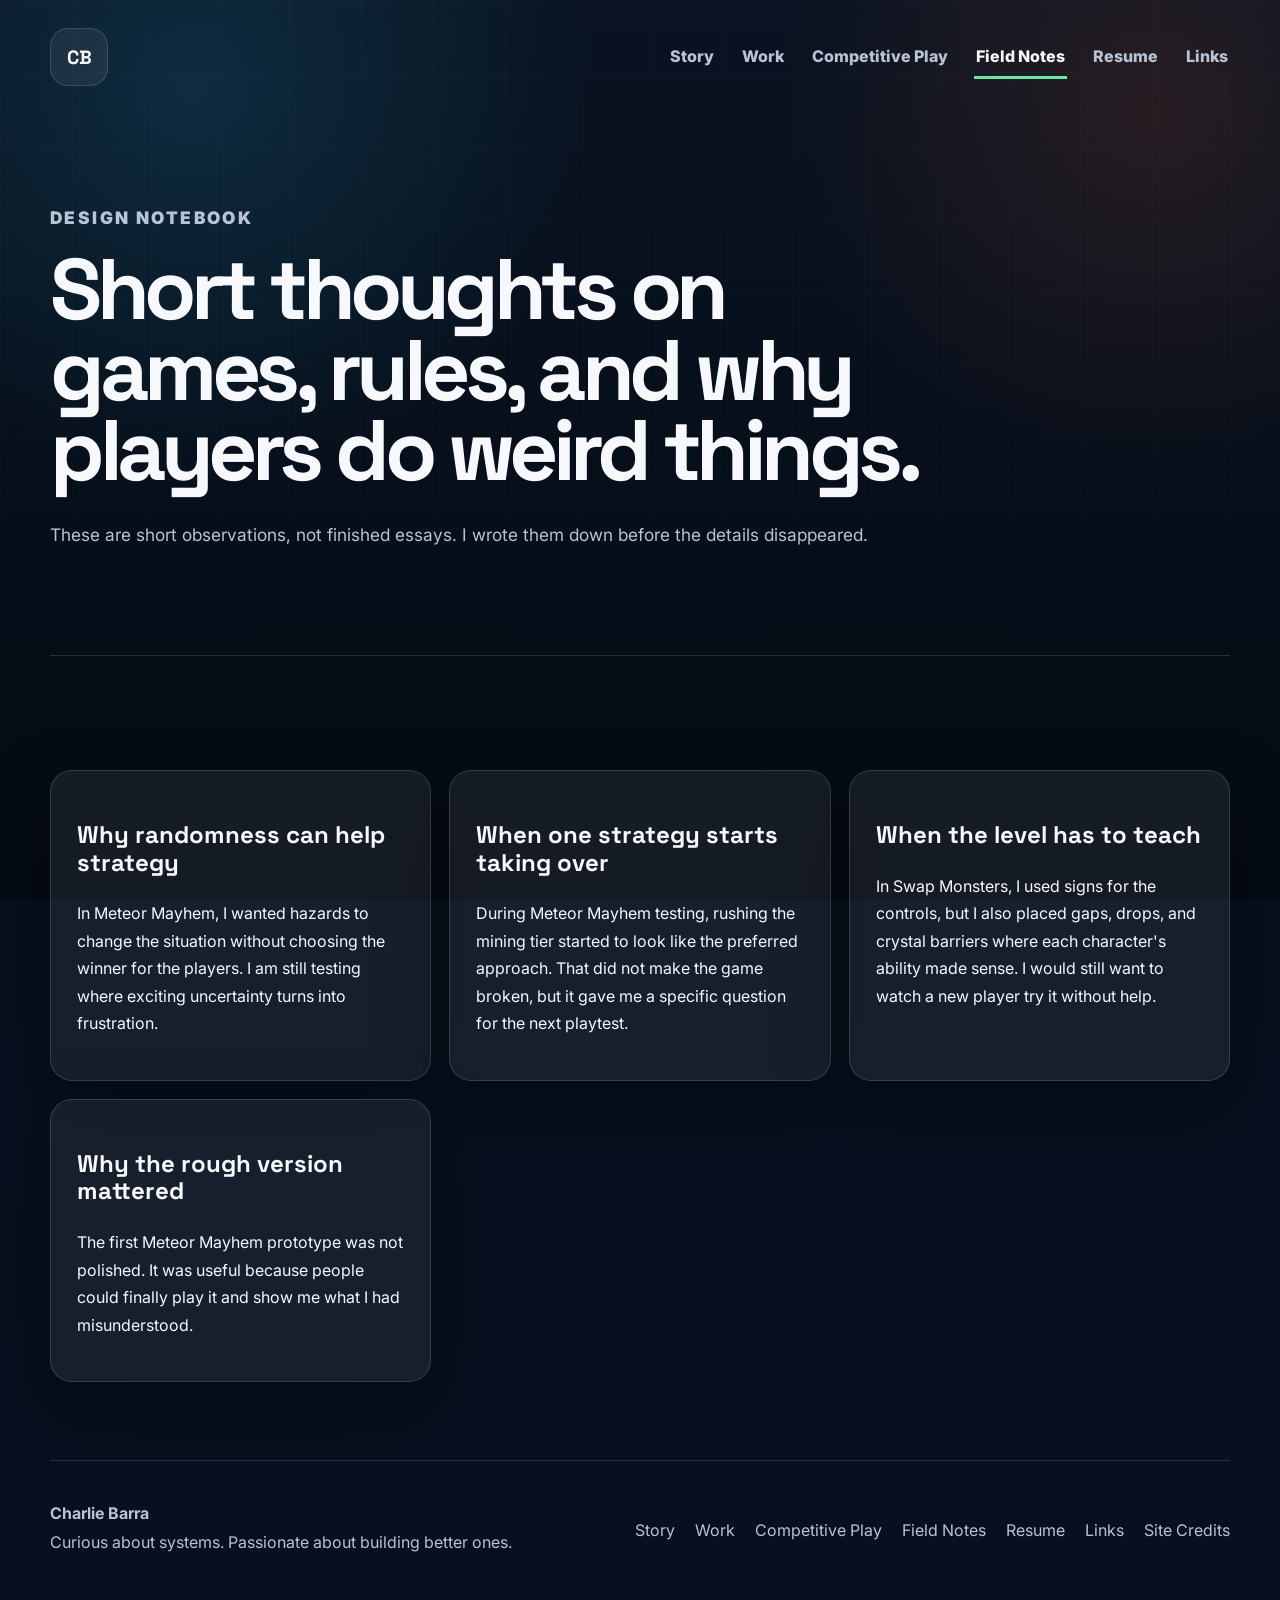
<file: notebook.html>
<!DOCTYPE html>

<html lang="en">
<head>
<meta charset="utf-8"/>
<meta content="width=device-width, initial-scale=1" name="viewport"/>
<!-- Favicon / App Icons -->
<link href="favicon.ico" rel="icon" sizes="any"/>
<link href="favicon-32x32.png" rel="icon" sizes="32x32" type="image/png"/>
<link href="favicon-16x16.png" rel="icon" sizes="16x16" type="image/png"/>
<link href="apple-touch-icon.png" rel="apple-touch-icon" sizes="180x180"/>
<link color="#22C55E" href="safari-pinned-tab.svg" rel="mask-icon"/>
<link href="site.webmanifest" rel="manifest"/>
<meta content="#11161D" name="theme-color"/>
<title>Field Notes | Charlie Barra</title>
<meta content="Short observations about games, systems, players, and design." name="description"/>
<link href="https://www.charliebarra.com/notebook.html" rel="canonical"/>
<meta content="Field Notes | Charlie Barra" property="og:title"/>
<meta content="Short observations about games, systems, players, and design." property="og:description"/>
<meta content="website" property="og:type"/>
<meta content="https://www.charliebarra.com/notebook.html" property="og:url"/>
<meta content="Charlie Barra" property="og:site_name"/>
<meta content="https://www.charliebarra.com/assets/images/meteor-design-process.png" property="og:image"/>
<meta content="Meteor Mayhem design process notes by Charlie Barra" property="og:image:alt"/>
<meta content="summary_large_image" name="twitter:card"/>
<meta content="Field Notes | Charlie Barra" name="twitter:title"/>
<meta content="Short observations about games, systems, players, and design." name="twitter:description"/>
<meta content="https://www.charliebarra.com/assets/images/meteor-design-process.png" name="twitter:image"/>
<link href="https://fonts.googleapis.com" rel="preconnect"/>
<link crossorigin="" href="https://fonts.gstatic.com" rel="preconnect"/>
<link href="https://fonts.googleapis.com/css2?family=Inter:wght@400;500;600;700;800;900&amp;family=Space+Grotesk:wght@500;600;700&amp;display=swap" rel="stylesheet"/>
<link href="styles.css" rel="stylesheet"/>
</head>
<body>
<a class="skip-link" href="#main">Skip to content</a>
<div class="site-bg"></div><div class="grid-bg"></div>
<header class="nav"><a class="logo" href="index.html">CB</a><nav><a href="story.html">Story</a><a href="projects.html">Work</a><a href="pokemon.html">Competitive Play</a><a aria-current="page" href="notebook.html">Field Notes</a><a href="resume.html">Resume</a><a href="contact.html">Links</a></nav></header>
<main id="main">
<section class="page-hero"><div><p class="section-label">Design Notebook</p><h1>Short thoughts on games, rules, and why players do weird things.</h1><p>These are short observations, not finished essays. I wrote them down before the details disappeared.</p></div></section>
<section class="section"><div class="note-grid"><article class="note-card"><h3>Why randomness can help strategy</h3><p>In Meteor Mayhem, I wanted hazards to change the situation without choosing the winner for the players. I am still testing where exciting uncertainty turns into frustration.</p></article><article class="note-card"><h3>When one strategy starts taking over</h3><p>During Meteor Mayhem testing, rushing the mining tier started to look like the preferred approach. That did not make the game broken, but it gave me a specific question for the next playtest.</p></article><article class="note-card"><h3>When the level has to teach</h3><p>In Swap Monsters, I used signs for the controls, but I also placed gaps, drops, and crystal barriers where each character's ability made sense. I would still want to watch a new player try it without help.</p></article><article class="note-card"><h3>Why the rough version mattered</h3><p>The first Meteor Mayhem prototype was not polished. It was useful because people could finally play it and show me what I had misunderstood.</p></article></div></section>
</main>
<footer>
<div><strong>Charlie Barra</strong><p>Curious about systems. Passionate about building better ones.</p></div>
<div class="footer-links"><a href="story.html">Story</a><a href="projects.html">Work</a><a href="pokemon.html">Competitive Play</a><a href="notebook.html">Field Notes</a><a href="resume.html">Resume</a><a href="contact.html">Links</a></div>
</footer>
<script src="script.js"></script>
</body>
</html>
</file>
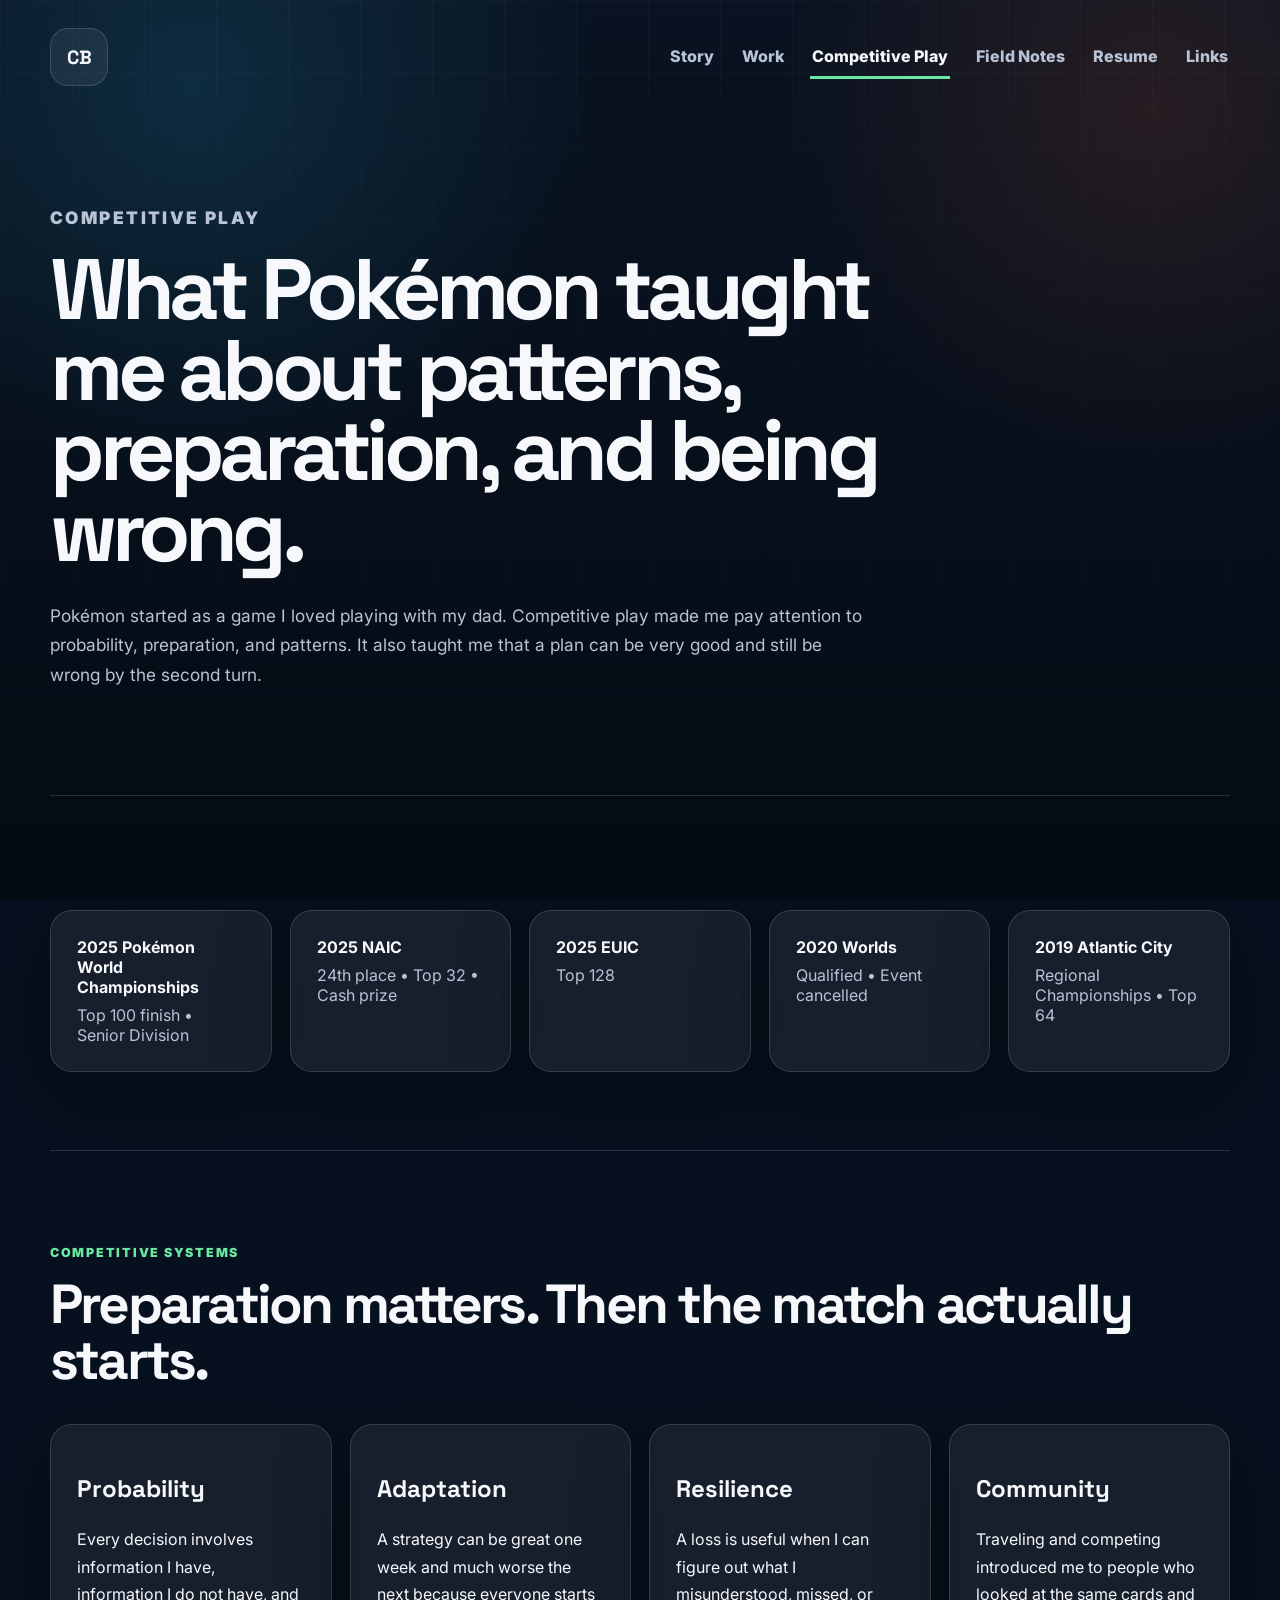
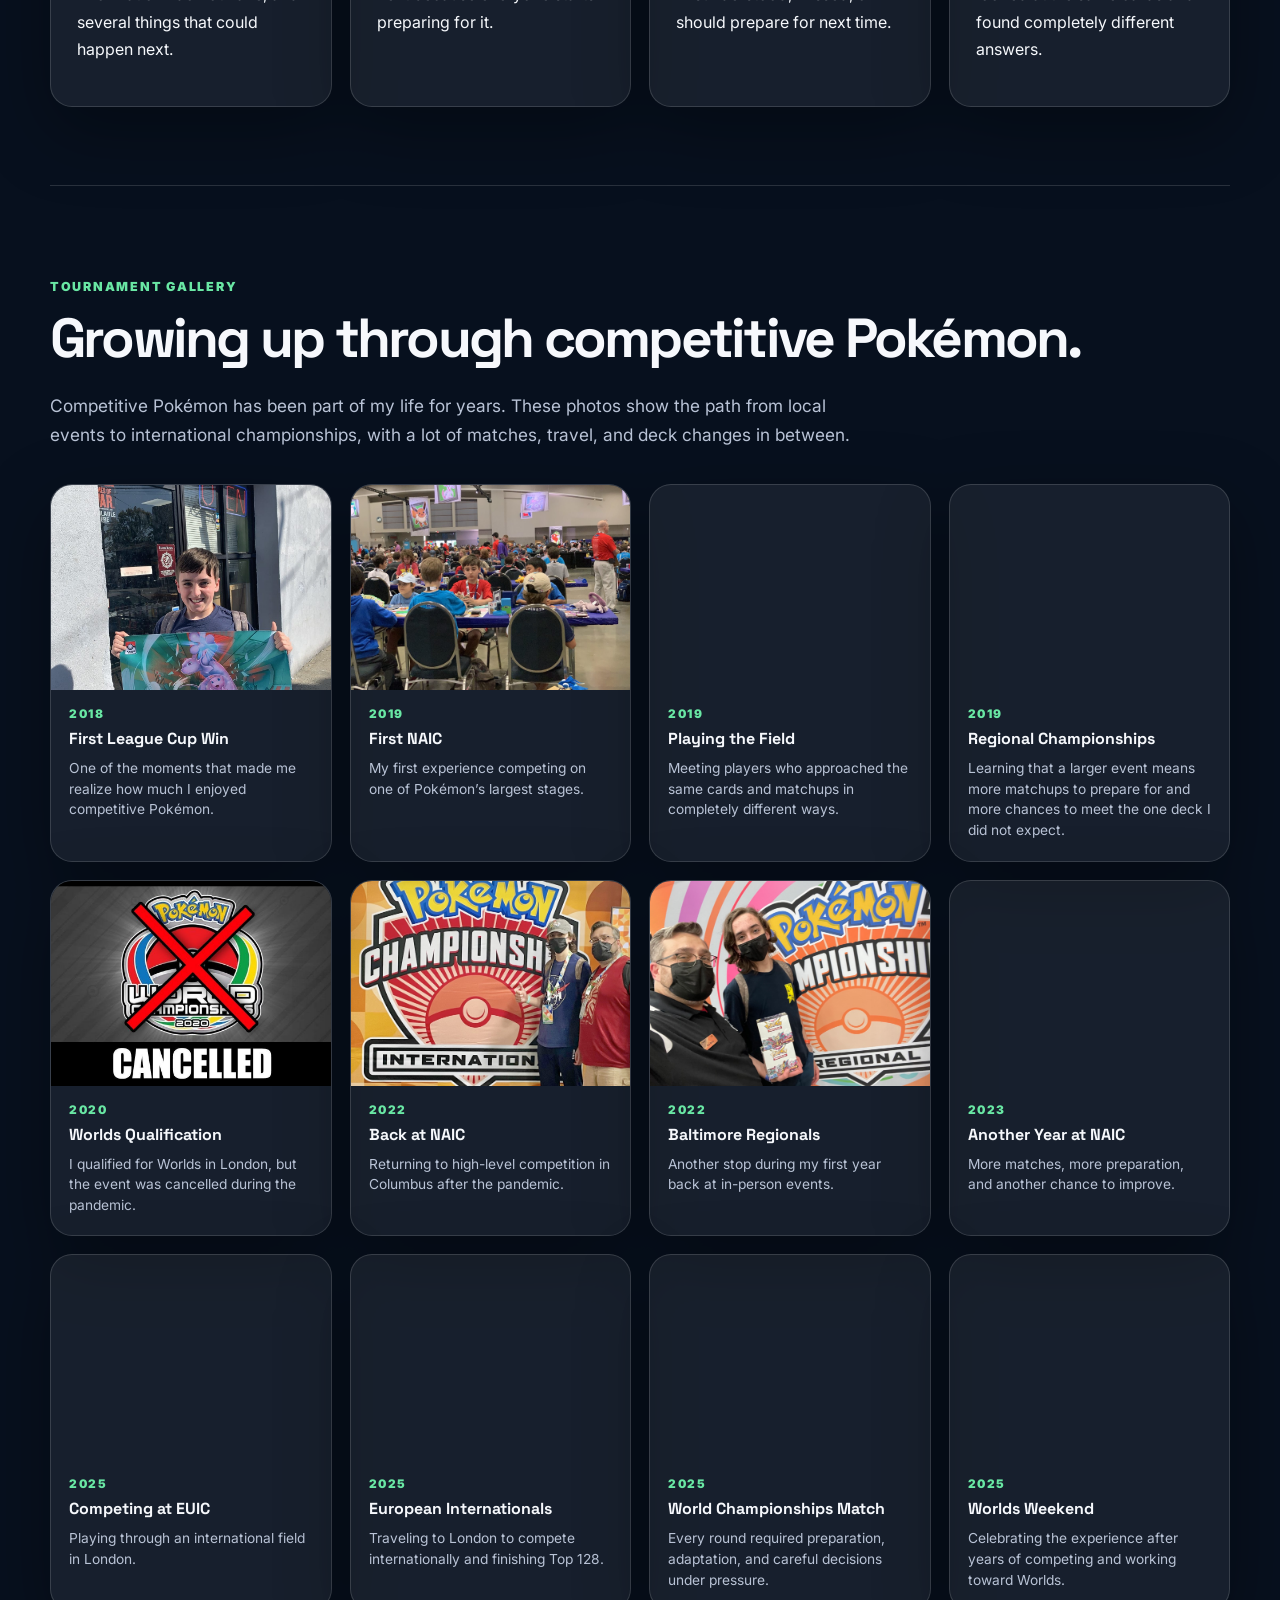
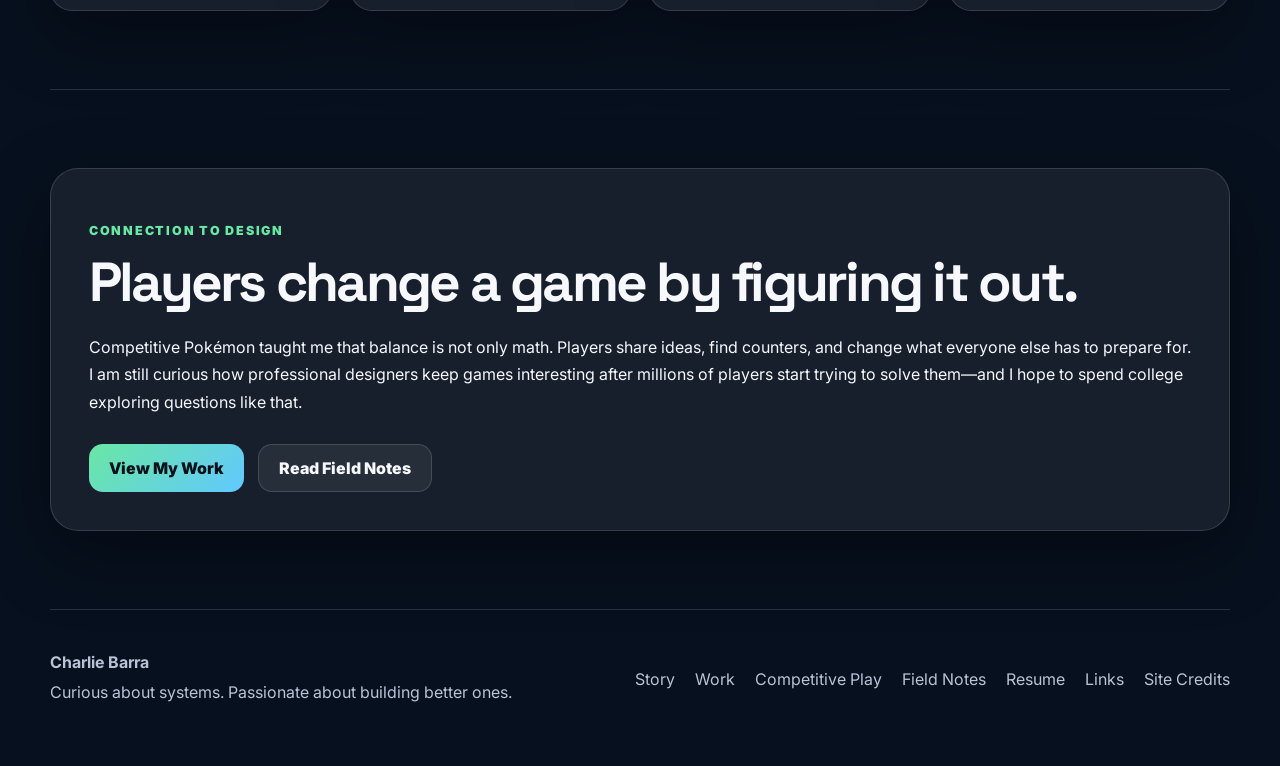
<file: pokemon.html>
<!DOCTYPE html>

<html lang="en">
<head>
<meta charset="utf-8"/>
<meta content="width=device-width, initial-scale=1" name="viewport"/>
<!-- Favicon / App Icons -->
<link href="favicon.ico" rel="icon" sizes="any"/>
<link href="favicon-32x32.png" rel="icon" sizes="32x32" type="image/png"/>
<link href="favicon-16x16.png" rel="icon" sizes="16x16" type="image/png"/>
<link href="apple-touch-icon.png" rel="apple-touch-icon" sizes="180x180"/>
<link color="#22C55E" href="safari-pinned-tab.svg" rel="mask-icon"/>
<link href="site.webmanifest" rel="manifest"/>
<meta content="#11161D" name="theme-color"/>
<title>Competitive Play | Charlie Barra</title>
<meta content="Charlie Barra's competitive Pokémon experience and systems-thinking lessons." name="description"/>
<link href="https://www.charliebarra.com/pokemon.html" rel="canonical"/>
<meta content="Competitive Play | Charlie Barra" property="og:title"/>
<meta content="Charlie Barra&#x27;s competitive Pokémon experience and systems-thinking lessons." property="og:description"/>
<meta content="website" property="og:type"/>
<meta content="https://www.charliebarra.com/pokemon.html" property="og:url"/>
<meta content="Charlie Barra" property="og:site_name"/>
<meta content="https://www.charliebarra.com/assets/images/pokemon-2025-worlds-playing.jpg" property="og:image"/>
<meta content="Charlie Barra competing at the 2025 Pokémon World Championships" property="og:image:alt"/>
<meta content="summary_large_image" name="twitter:card"/>
<meta content="Competitive Play | Charlie Barra" name="twitter:title"/>
<meta content="Charlie Barra&#x27;s competitive Pokémon experience and systems-thinking lessons." name="twitter:description"/>
<meta content="https://www.charliebarra.com/assets/images/pokemon-2025-worlds-playing.jpg" name="twitter:image"/>
<link href="https://fonts.googleapis.com" rel="preconnect"/>
<link crossorigin="" href="https://fonts.gstatic.com" rel="preconnect"/>
<link href="https://fonts.googleapis.com/css2?family=Inter:wght@400;500;600;700;800;900&amp;family=Space+Grotesk:wght@500;600;700&amp;display=swap" rel="stylesheet"/>
<link href="styles.css" rel="stylesheet"/>
</head>
<body>
<a class="skip-link" href="#main">Skip to content</a>
<div class="site-bg"></div><div class="grid-bg"></div>
<header class="nav"><a class="logo" href="index.html">CB</a><nav><a href="story.html">Story</a><a href="projects.html">Work</a><a aria-current="page" href="pokemon.html">Competitive Play</a><a href="notebook.html">Field Notes</a><a href="resume.html">Resume</a><a href="contact.html">Links</a></nav></header>
<main id="main">
<section class="page-hero"><div><p class="section-label">Competitive Play</p><h1>What Pokémon taught me about patterns, preparation, and being wrong.</h1><p>Pokémon started as a game I loved playing with my dad. Competitive play made me pay attention to probability, preparation, and patterns. It also taught me that a plan can be very good and still be wrong by the second turn.</p></div></section>
<section class="section"><div class="achievement-grid">
<article><strong>2025 Pokémon World Championships</strong><span>Top 100 finish • Senior Division</span></article>
<article><strong>2025 NAIC</strong><span>24th place • Top 32 • Cash prize</span></article>
<article><strong>2025 EUIC</strong><span>Top 128</span></article>
<article><strong>2020 Worlds</strong><span>Qualified • Event cancelled</span></article>
<article><strong>2019 Atlantic City</strong><span>Regional Championships • Top 64</span></article>
</div></section>
<section class="section"><p class="section-label">Competitive Systems</p><h2>Preparation matters. Then the match actually starts.</h2><div class="lesson-grid">
<article><h3>Probability</h3><p>Every decision involves information I have, information I do not have, and several things that could happen next.</p></article>
<article><h3>Adaptation</h3><p>A strategy can be great one week and much worse the next because everyone starts preparing for it.</p></article>
<article><h3>Resilience</h3><p>A loss is useful when I can figure out what I misunderstood, missed, or should prepare for next time.</p></article>
<article><h3>Community</h3><p>Traveling and competing introduced me to people who looked at the same cards and found completely different answers.</p></article>
</div></section>
<section class="section">
<p class="section-label">Tournament Gallery</p>
<h2>Growing up through competitive Pokémon.</h2>
<p class="wide">Competitive Pokémon has been part of my life for years. These photos show the path from local events to international championships, with a lot of matches, travel, and deck changes in between.</p>
<div class="tournament-gallery">
<figure class="tournament-card">
<button aria-label="Enlarge photo from an early League Cup win" data-caption="2018 — An early League Cup win." data-lightbox-src="assets/images/pokemon-2018-league-cup-champion.jpeg" type="button">
<img alt="Charlie holding a Champion playmat after an early League Cup win" decoding="async" height="1400" loading="lazy" src="assets/images/pokemon-2018-league-cup-champion.jpeg" width="1050"/>
</button>
<figcaption><span>2018</span><strong>First League Cup Win</strong><p>One of the moments that made me realize how much I enjoyed competitive Pokémon.</p></figcaption>
</figure>
<figure class="tournament-card">
<button aria-label="Enlarge photo from the 2019 North American International Championships" data-caption="2019 — Competing at the North American International Championships." data-lightbox-src="assets/images/pokemon-2019-naic-playing.jpeg" type="button">
<img alt="Charlie playing Pokémon at the 2019 North American International Championships" decoding="async" height="1050" loading="lazy" src="assets/images/pokemon-2019-naic-playing.jpeg" width="1400"/>
</button>
<figcaption><span>2019</span><strong>First NAIC</strong><p>My first experience competing on one of Pokémon’s largest stages.</p></figcaption>
</figure>
<figure class="tournament-card">
<button aria-label="Enlarge tournament table photo from 2019" data-caption="2019 — Playing alongside other young competitors." data-lightbox-src="assets/images/pokemon-2019-naic-table.jpeg" type="button">
<img alt="Charlie playing Pokémon alongside other young competitors at a tournament table" decoding="async" height="1050" loading="lazy" src="assets/images/pokemon-2019-naic-table.jpeg" width="1400"/>
</button>
<figcaption><span>2019</span><strong>Playing the Field</strong><p>Meeting players who approached the same cards and matchups in completely different ways.</p></figcaption>
</figure>
<figure class="tournament-card">
<button aria-label="Enlarge photo from a 2019 Regional Championship" data-caption="2019 — Competing at a Regional Championship." data-lightbox-src="assets/images/pokemon-2019-regional-playing.jpeg" type="button">
<img alt="Charlie competing at a Pokémon Regional Championship in 2019" decoding="async" height="1050" loading="lazy" src="assets/images/pokemon-2019-regional-playing.jpeg" width="1400"/>
</button>
<figcaption><span>2019</span><strong>Regional Championships</strong><p>Learning that a larger event means more matchups to prepare for and more chances to meet the one deck I did not expect.</p></figcaption>
</figure>
<figure class="tournament-card">
<button aria-label="Enlarge 2020 Pokémon World Championships qualification image" data-caption="2020 — Qualified for the Pokémon World Championships in London; the event was cancelled." data-lightbox-src="assets/images/pokemon-2020-worlds.jpg" type="button">
<img alt="Graphic for the cancelled 2020 Pokémon World Championships in London" decoding="async" height="720" loading="lazy" src="assets/images/pokemon-2020-worlds.jpg" width="1280"/>
</button>
<figcaption><span>2020</span><strong>Worlds Qualification</strong><p>I qualified for Worlds in London, but the event was cancelled during the pandemic.</p></figcaption>
</figure>
<figure class="tournament-card">
<button aria-label="Enlarge photo from the 2022 North American International Championships" data-caption="2022 — Returning to the North American International Championships in Columbus." data-lightbox-src="assets/images/pokemon-2022-naic.jpg" type="button">
<img alt="Charlie at the 2022 Pokémon North American International Championships in Columbus" decoding="async" height="1400" loading="lazy" src="assets/images/pokemon-2022-naic.jpg" width="1400"/>
</button>
<figcaption><span>2022</span><strong>Back at NAIC</strong><p>Returning to high-level competition in Columbus after the pandemic.</p></figcaption>
</figure>
<figure class="tournament-card">
<button aria-label="Enlarge photo from the 2022 Baltimore Regional Championships" data-caption="2022 — Baltimore Regional Championships." data-lightbox-src="assets/images/pokemon-2022-baltimore-regionals.jpg" type="button">
<img alt="Charlie and his dad at the 2022 Pokémon Regional Championships in Baltimore" decoding="async" height="1050" loading="lazy" src="assets/images/pokemon-2022-baltimore-regionals.jpg" width="1400"/>
</button>
<figcaption><span>2022</span><strong>Baltimore Regionals</strong><p>Another stop during my first year back at in-person events.</p></figcaption>
</figure>
<figure class="tournament-card">
<button aria-label="Enlarge photo from the 2023 North American International Championships" data-caption="2023 — Returning to the North American International Championships." data-lightbox-src="assets/images/pokemon-2023-naic.jpg" type="button">
<img alt="Charlie playing Pokémon at the 2023 North American International Championships" decoding="async" height="1602" loading="lazy" src="assets/images/pokemon-2023-naic.jpg" width="1529"/>
</button>
<figcaption><span>2023</span><strong>Another Year at NAIC</strong><p>More matches, more preparation, and another chance to improve.</p></figcaption>
</figure>
<figure class="tournament-card">
<button aria-label="Enlarge action photo from the 2025 European International Championships" data-caption="2025 — Competing at the European International Championships in London." data-lightbox-src="assets/images/pokemon-2025-euic-action.jpg" type="button">
<img alt="Charlie competing in a match at the 2025 Pokémon European International Championships in London" decoding="async" height="2250" loading="lazy" src="assets/images/pokemon-2025-euic-action.jpg" width="3000"/>
</button>
<figcaption><span>2025</span><strong>Competing at EUIC</strong><p>Playing through an international field in London.</p></figcaption>
</figure>
<figure class="tournament-card">
<button aria-label="Enlarge photo from the 2025 European International Championships" data-caption="2025 — European International Championships in London, Top 128." data-lightbox-src="assets/images/pokemon-2025-euic.jpeg" type="button">
<img alt="Charlie at the 2025 European International Championships in London" decoding="async" height="1400" loading="lazy" src="assets/images/pokemon-2025-euic.jpeg" width="1400"/>
</button>
<figcaption><span>2025</span><strong>European Internationals</strong><p>Traveling to London to compete internationally and finishing Top 128.</p></figcaption>
</figure>
<figure class="tournament-card">
<button aria-label="Enlarge match photo from the 2025 Pokémon World Championships" data-caption="2025 — Competing at the Pokémon World Championships." data-lightbox-src="assets/images/pokemon-2025-worlds-match.jpeg" type="button">
<img alt="Charlie competing in a match at the 2025 Pokémon World Championships" decoding="async" height="1050" loading="lazy" src="assets/images/pokemon-2025-worlds-match.jpeg" width="1400"/>
</button>
<figcaption><span>2025</span><strong>World Championships Match</strong><p>Every round required preparation, adaptation, and careful decisions under pressure.</p></figcaption>
</figure>
<figure class="tournament-card">
<button aria-label="Enlarge photo from the 2025 Pokémon World Championships weekend" data-caption="2025 — A memorable moment from the World Championships weekend." data-lightbox-src="assets/images/pokemon-2025-worlds-lucario.jpeg" type="button">
<img alt="Charlie posing with a Lucario display at the 2025 Pokémon World Championships" decoding="async" height="1050" loading="lazy" src="assets/images/pokemon-2025-worlds-lucario.jpeg" width="1400"/>
</button>
<figcaption><span>2025</span><strong>Worlds Weekend</strong><p>Celebrating the experience after years of competing and working toward Worlds.</p></figcaption>
</figure>
</div>
</section>
<section class="section"><div class="contact-card"><p class="section-label">Connection to Design</p><h2>Players change a game by figuring it out.</h2><p>Competitive Pokémon taught me that balance is not only math. Players share ideas, find counters, and change what everyone else has to prepare for. I am still curious how professional designers keep games interesting after millions of players start trying to solve them—and I hope to spend college exploring questions like that.</p><div class="actions"><a class="btn primary" href="projects.html">View My Work</a><a class="btn" href="notebook.html">Read Field Notes</a></div></div></section>
</main>
<footer>
<div><strong>Charlie Barra</strong><p>Curious about systems. Passionate about building better ones.</p></div>
<div class="footer-links"><a href="story.html">Story</a><a href="projects.html">Work</a><a href="pokemon.html">Competitive Play</a><a href="notebook.html">Field Notes</a><a href="resume.html">Resume</a><a href="contact.html">Links</a></div>
</footer>
<script src="script.js"></script>
</body>
</html>
</file>
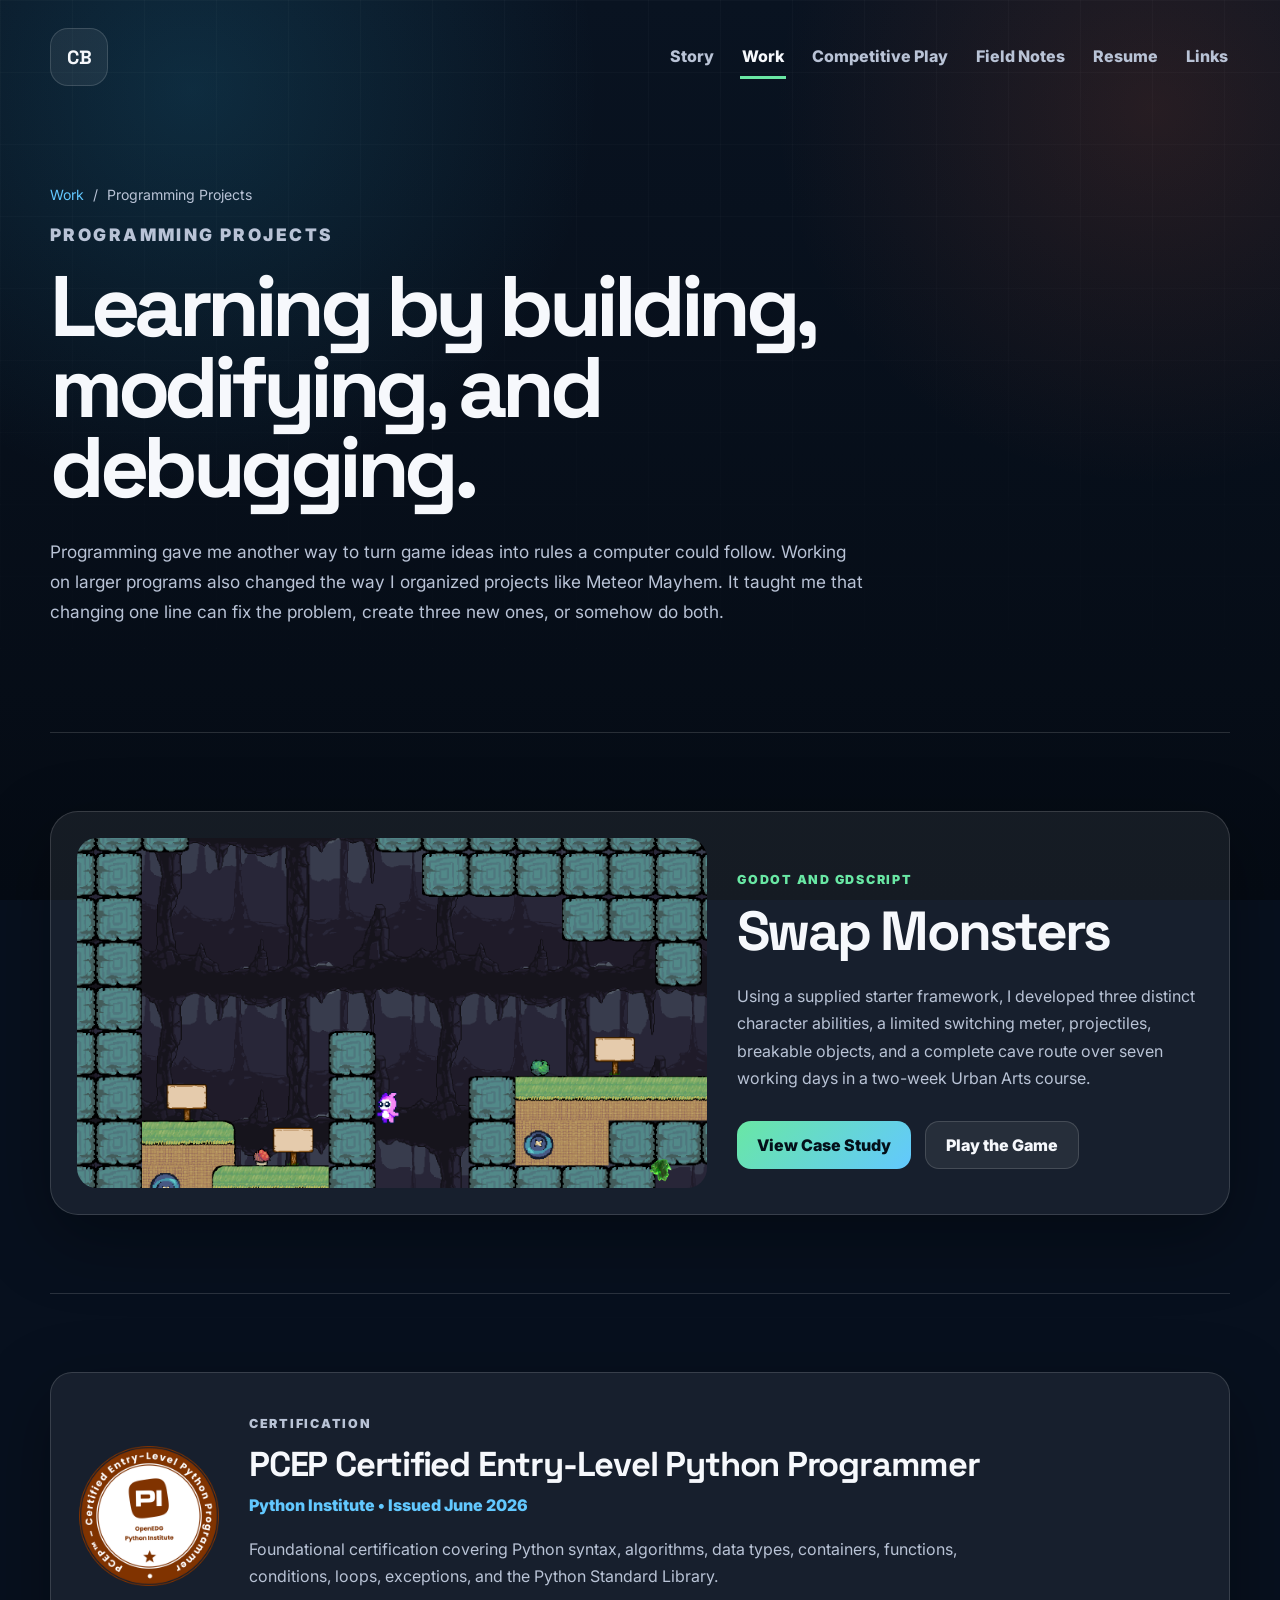
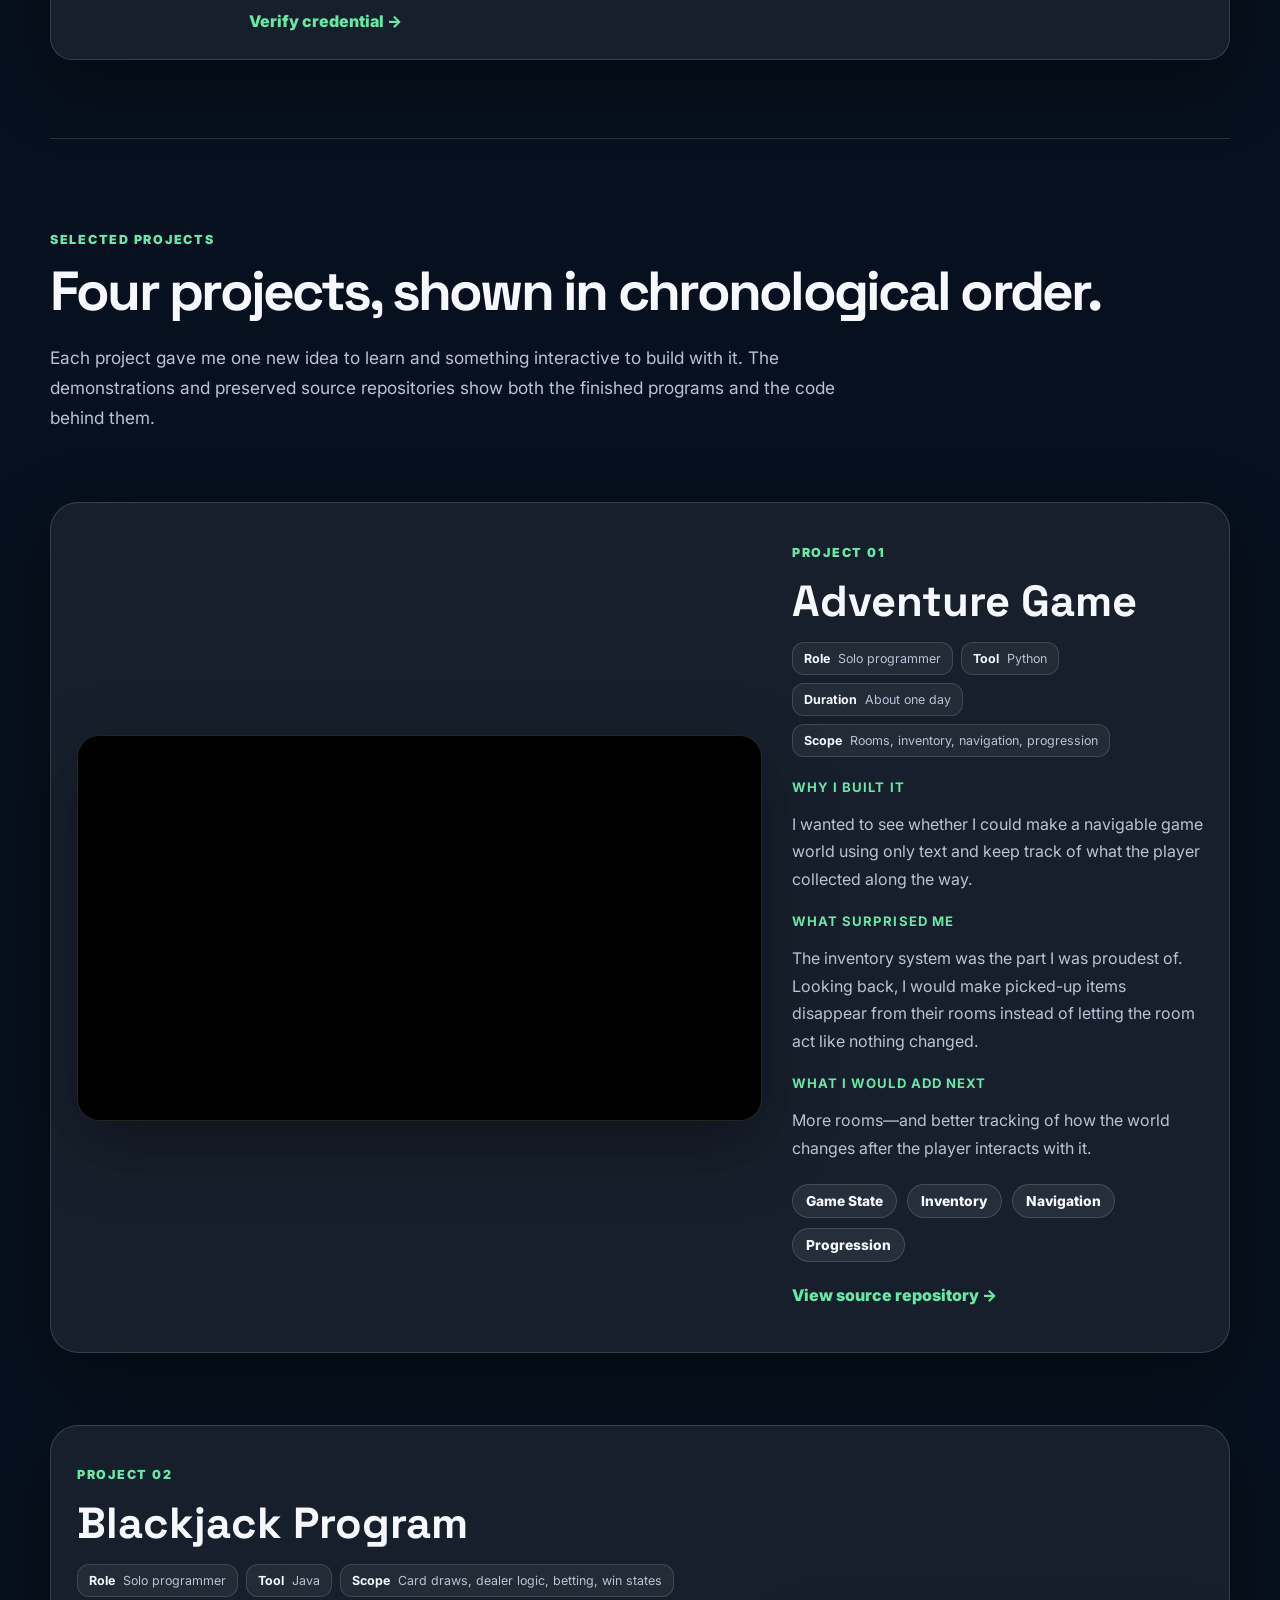
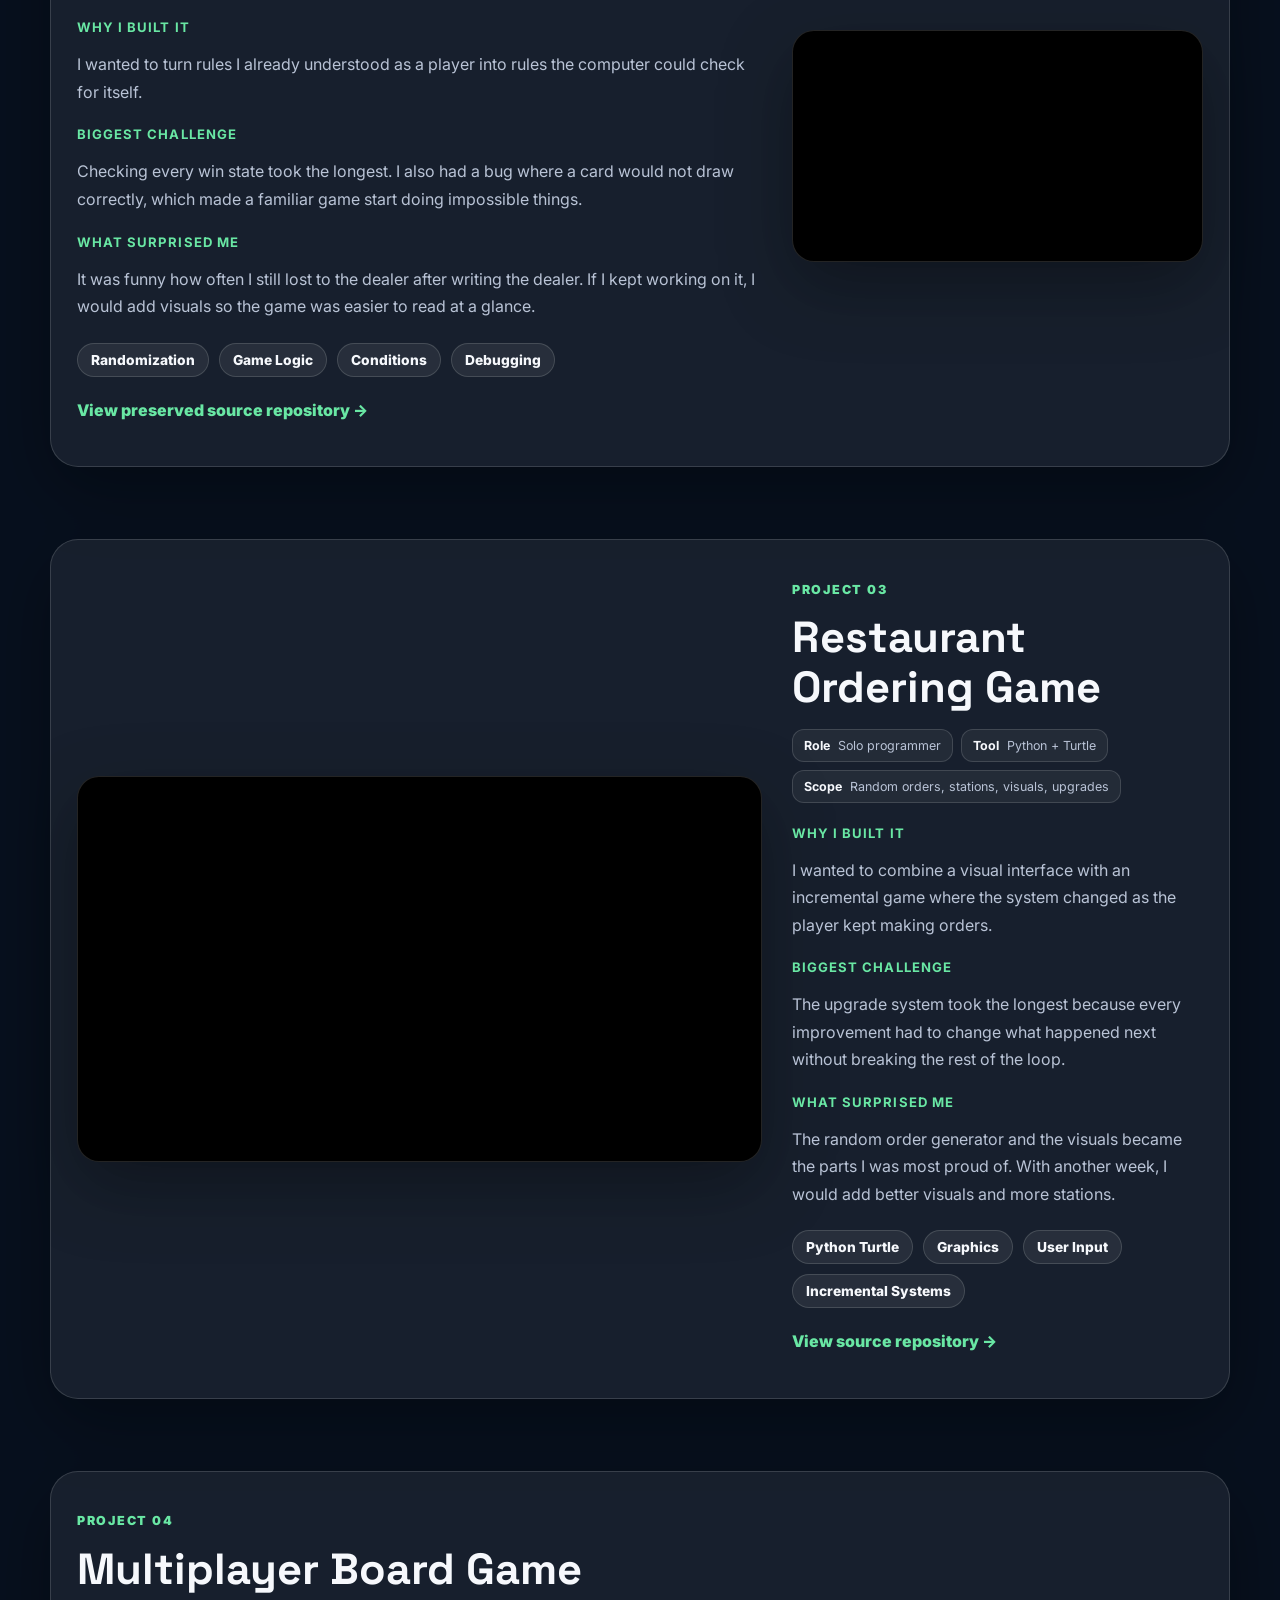
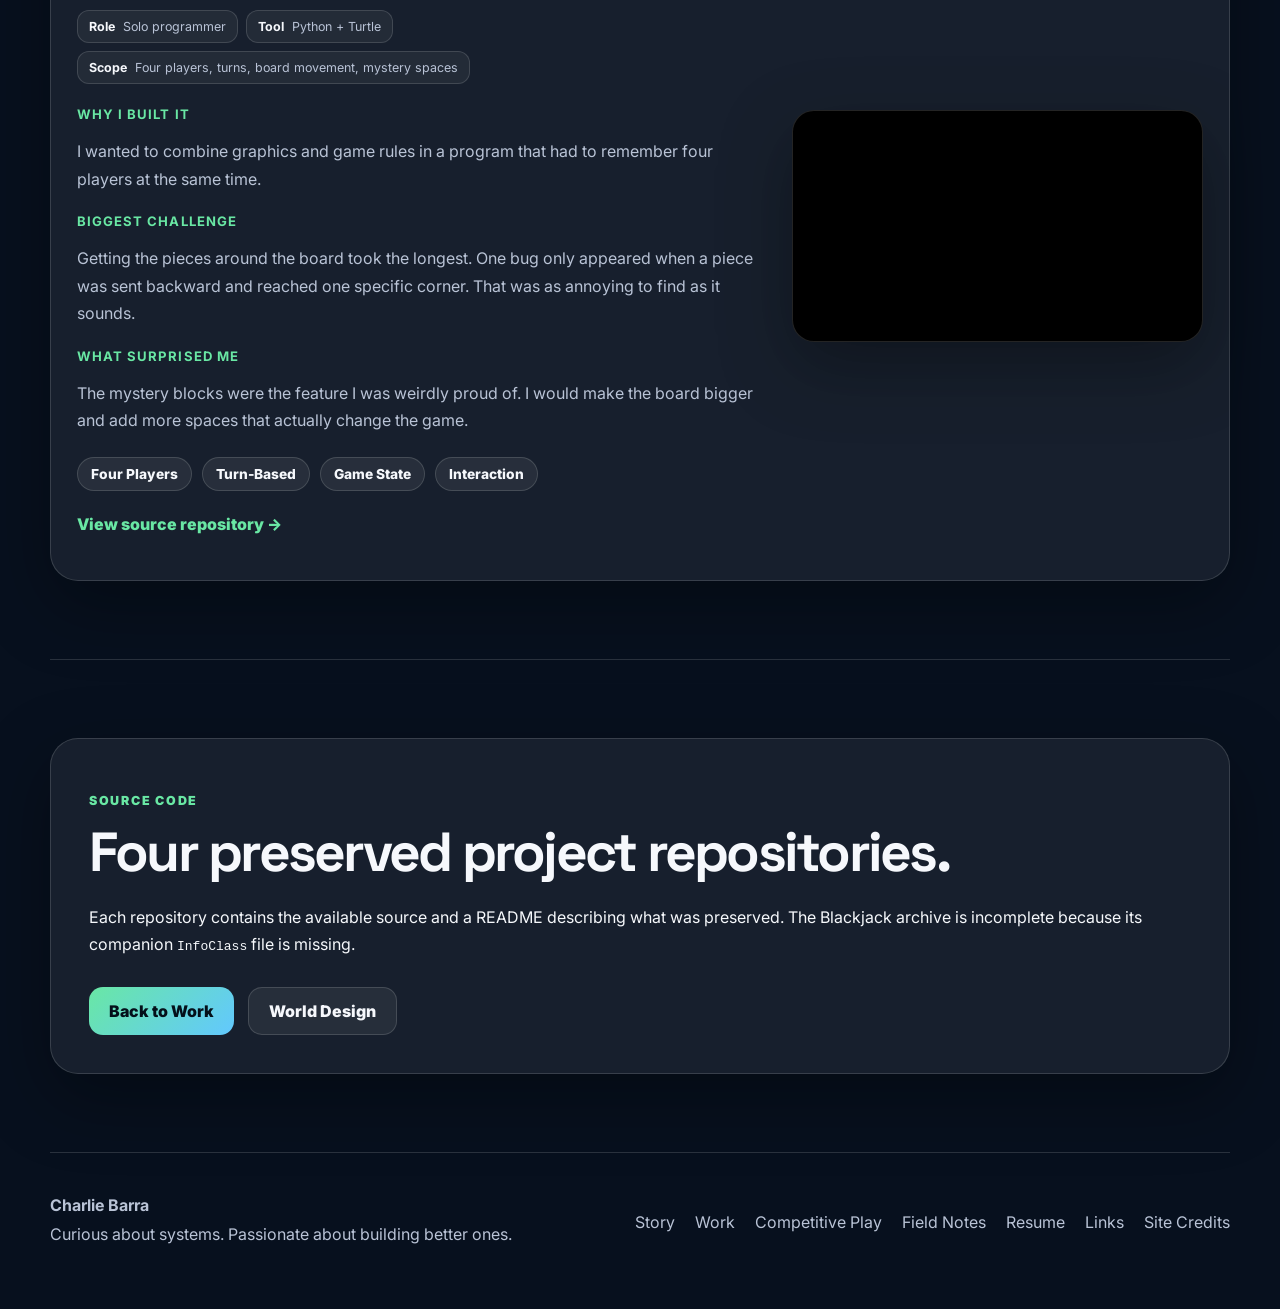
<file: programming.html>
<!DOCTYPE html>

<html lang="en">
<head>
<meta charset="utf-8"/>
<meta content="width=device-width, initial-scale=1" name="viewport"/>
<!-- Favicon / App Icons -->
<link href="favicon.ico" rel="icon" sizes="any"/>
<link href="favicon-32x32.png" rel="icon" sizes="32x32" type="image/png"/>
<link href="favicon-16x16.png" rel="icon" sizes="16x16" type="image/png"/>
<link href="apple-touch-icon.png" rel="apple-touch-icon" sizes="180x180"/>
<link color="#22C55E" href="safari-pinned-tab.svg" rel="mask-icon"/>
<link href="site.webmanifest" rel="manifest"/>
<meta content="#11161D" name="theme-color"/>
<title>Programming Projects | Charlie Barra</title>
<meta content="Four Python and Java projects showing Charlie Barra's growth in game logic, interfaces, and debugging." name="description"/>
<link href="https://www.charliebarra.com/programming.html" rel="canonical"/>
<meta content="Programming Projects | Charlie Barra" property="og:title"/>
<meta content="Four Python and Java projects showing Charlie Barra's growth in game logic, interfaces, and debugging." property="og:description"/>
<meta content="website" property="og:type"/>
<meta content="https://www.charliebarra.com/programming.html" property="og:url"/>
<meta content="Charlie Barra" property="og:site_name"/>
<meta content="https://www.charliebarra.com/assets/images/charlie-working2026.jpeg" property="og:image"/>
<meta content="Charlie Barra working on a programming project" property="og:image:alt"/>
<meta content="summary_large_image" name="twitter:card"/>
<meta content="Programming Projects | Charlie Barra" name="twitter:title"/>
<meta content="Four Python and Java projects showing Charlie Barra's growth in game logic, interfaces, and debugging." name="twitter:description"/>
<meta content="https://www.charliebarra.com/assets/images/charlie-working2026.jpeg" name="twitter:image"/>
<link href="https://fonts.googleapis.com" rel="preconnect"/>
<link crossorigin="" href="https://fonts.gstatic.com" rel="preconnect"/>
<link href="https://fonts.googleapis.com/css2?family=Inter:wght@400;500;600;700;800;900&amp;family=Space+Grotesk:wght@500;600;700&amp;display=swap" rel="stylesheet"/>
<link href="styles.css" rel="stylesheet"/>
</head>
<body>
<a class="skip-link" href="#main">Skip to content</a>
<div class="site-bg">
</div>
<div class="grid-bg">
</div>
<header class="nav">
<a class="logo" href="index.html">CB</a>
<nav>
<a href="story.html">Story</a>
<a aria-current="page" href="projects.html">Work</a>
<a href="pokemon.html">Competitive Play</a>
<a href="notebook.html">Field Notes</a>
<a href="resume.html">Resume</a>
<a href="contact.html">Links</a>
</nav>
</header>
<main id="main">
<section class="page-hero">
<div>
<nav class="breadcrumb" aria-label="Breadcrumb"><a href="projects.html">Work</a><span aria-hidden="true">/</span><span aria-current="page">Programming Projects</span></nav>
<p class="section-label">Programming Projects</p>
<h1>Learning by building, modifying, and debugging.</h1>
<p>Programming gave me another way to turn game ideas into rules a computer could follow. Working on larger programs also changed the way I organized projects like Meteor Mayhem. It taught me that changing one line can fix the problem, create three new ones, or somehow do both.</p>
</div>
</section>
<section class="section">
<article class="programming-highlight">
<img alt="Swap Monsters cave level and character-switching system" decoding="async" height="1354" src="assets/images/swap-monsters/swap-monsters-hero.png" width="1684"/>
<div><p class="section-label">Godot and GDScript</p><h2>Swap Monsters</h2><p>Using a supplied starter framework, I developed three distinct character abilities, a limited switching meter, projectiles, breakable objects, and a complete cave route over seven working days in a two-week Urban Arts course.</p><div class="actions"><a class="btn primary" href="swap-monsters.html">View Case Study</a><a class="btn" href="https://spaceninja910.itch.io/swap-monsters" rel="noopener" target="_blank">Play the Game</a></div></div>
</article>
</section>
<section class="section certification-section">
<div class="certification-card">
<a class="certification-badge" href="https://www.credly.com/users/charles-barra" rel="noopener" target="_blank" aria-label="Verify Charlie Barra's PCEP certification on Credly">
<img src="assets/images/pcep-certified-entry-level-python-programmer.png" alt="PCEP Certified Entry-Level Python Programmer official badge"/>
</a>
<div>
<p class="section-label">Certification</p>
<h2>PCEP Certified Entry-Level Python Programmer</h2>
<p class="certification-meta">Python Institute • Issued June 2026</p>
<p>Foundational certification covering Python syntax, algorithms, data types, containers, functions, conditions, loops, exceptions, and the Python Standard Library.</p>
<a class="text-link" href="https://www.credly.com/users/charles-barra" rel="noopener" target="_blank">Verify credential →</a>
</div>
</div>
</section>
<section class="section">
<p class="section-label">Selected Projects</p>
<h2>Four projects, shown in chronological order.</h2>
<p class="wide">Each project gave me one new idea to learn and something interactive to build with it. The demonstrations and preserved source repositories show both the finished programs and the code behind them.</p>
<div class="media-list">
<article class="media-project">
<div class="media-embed">
<iframe allowfullscreen="" loading="lazy" src="https://www.youtube.com/embed/DsgcZfHn2iM" title="Adventure Game demonstration">
</iframe>
</div>
<div class="media-copy">
<p class="tag">Project 01</p>
<h3>Adventure Game</h3>
<div class="project-facts"><span><b>Role</b> Solo programmer</span><span><b>Tool</b> Python</span><span><b>Duration</b> About one day</span><span><b>Scope</b> Rooms, inventory, navigation, progression</span></div>
<h4>Why I built it</h4>
<p>I wanted to see whether I could make a navigable game world using only text and keep track of what the player collected along the way.</p>
<h4>What surprised me</h4>
<p>The inventory system was the part I was proudest of. Looking back, I would make picked-up items disappear from their rooms instead of letting the room act like nothing changed.</p>
<h4>What I would add next</h4>
<p>More rooms—and better tracking of how the world changes after the player interacts with it.</p>
<div class="pill-row">
<span>Game State</span>
<span>Inventory</span>
<span>Navigation</span>
<span>Progression</span>
</div>
<p><a class="text-link" href="https://github.com/charliebarra/adventure-game" rel="noopener" target="_blank">View source repository →</a></p>
</div>
</article>
<article class="media-project">
<div class="media-embed">
<iframe allowfullscreen="" loading="lazy" src="https://www.youtube.com/embed/VqPjyF9r0QI" title="Blackjack Program demonstration">
</iframe>
</div>
<div class="media-copy">
<p class="tag">Project 02</p>
<h3>Blackjack Program</h3>
<div class="project-facts"><span><b>Role</b> Solo programmer</span><span><b>Tool</b> Java</span><span><b>Scope</b> Card draws, dealer logic, betting, win states</span></div>
<h4>Why I built it</h4>
<p>I wanted to turn rules I already understood as a player into rules the computer could check for itself.</p>
<h4>Biggest challenge</h4>
<p>Checking every win state took the longest. I also had a bug where a card would not draw correctly, which made a familiar game start doing impossible things.</p>
<h4>What surprised me</h4>
<p>It was funny how often I still lost to the dealer after writing the dealer. If I kept working on it, I would add visuals so the game was easier to read at a glance.</p>
<div class="pill-row">
<span>Randomization</span>
<span>Game Logic</span>
<span>Conditions</span>
<span>Debugging</span>
</div>
<p><a class="text-link" href="https://github.com/charliebarra/blackjack-program" rel="noopener" target="_blank">View preserved source repository →</a></p>
</div>
</article>
<article class="media-project">
<div class="media-embed">
<iframe allowfullscreen="" loading="lazy" src="https://www.youtube.com/embed/EtvkA2_5fsg" title="Restaurant Ordering Game demonstration">
</iframe>
</div>
<div class="media-copy">
<p class="tag">Project 03</p>
<h3>Restaurant Ordering Game</h3>
<div class="project-facts"><span><b>Role</b> Solo programmer</span><span><b>Tool</b> Python + Turtle</span><span><b>Scope</b> Random orders, stations, visuals, upgrades</span></div>
<h4>Why I built it</h4>
<p>I wanted to combine a visual interface with an incremental game where the system changed as the player kept making orders.</p>
<h4>Biggest challenge</h4>
<p>The upgrade system took the longest because every improvement had to change what happened next without breaking the rest of the loop.</p>
<h4>What surprised me</h4>
<p>The random order generator and the visuals became the parts I was most proud of. With another week, I would add better visuals and more stations.</p>
<div class="pill-row">
<span>Python Turtle</span>
<span>Graphics</span>
<span>User Input</span>
<span>Incremental Systems</span>
</div>
<p><a class="text-link" href="https://github.com/charliebarra/restaurant-ordering-game" rel="noopener" target="_blank">View source repository →</a></p>
</div>
</article>
<article class="media-project">
<div class="media-embed">
<iframe allowfullscreen="" loading="lazy" src="https://www.youtube.com/embed/Tuhy47UcV2g" title="Multiplayer Board Game demonstration">
</iframe>
</div>
<div class="media-copy">
<p class="tag">Project 04</p>
<h3>Multiplayer Board Game</h3>
<div class="project-facts"><span><b>Role</b> Solo programmer</span><span><b>Tool</b> Python + Turtle</span><span><b>Scope</b> Four players, turns, board movement, mystery spaces</span></div>
<h4>Why I built it</h4>
<p>I wanted to combine graphics and game rules in a program that had to remember four players at the same time.</p>
<h4>Biggest challenge</h4>
<p>Getting the pieces around the board took the longest. One bug only appeared when a piece was sent backward and reached one specific corner. That was as annoying to find as it sounds.</p>
<h4>What surprised me</h4>
<p>The mystery blocks were the feature I was weirdly proud of. I would make the board bigger and add more spaces that actually change the game.</p>
<div class="pill-row">
<span>Four Players</span>
<span>Turn-Based</span>
<span>Game State</span>
<span>Interaction</span>
</div>
<p><a class="text-link" href="https://github.com/charliebarra/multiplayer-board-game" rel="noopener" target="_blank">View source repository →</a></p>
</div>
</article>
</div>
</section>
<section class="section">
<div class="contact-card">
<p class="section-label">Source Code</p>
<h2>Four preserved project repositories.</h2>
<p>Each repository contains the available source and a README describing what was preserved. The Blackjack archive is incomplete because its companion <code>InfoClass</code> file is missing.</p>
<div class="actions">
<a class="btn primary" href="projects.html">Back to Work</a>
<a class="btn" href="world-design.html">World Design</a>
</div>
</div>
</section>
</main>
<footer>
<div>
<strong>Charlie Barra</strong>
<p>Curious about systems. Passionate about building better ones.</p>
</div>
<div class="footer-links">
<a href="story.html">Story</a>
<a href="projects.html">Work</a>
<a href="pokemon.html">Competitive Play</a>
<a href="notebook.html">Field Notes</a>
<a href="resume.html">Resume</a>
<a href="contact.html">Links</a>
</div>
</footer>
<script src="script.js">
</script>
</body>
</html>
</file>
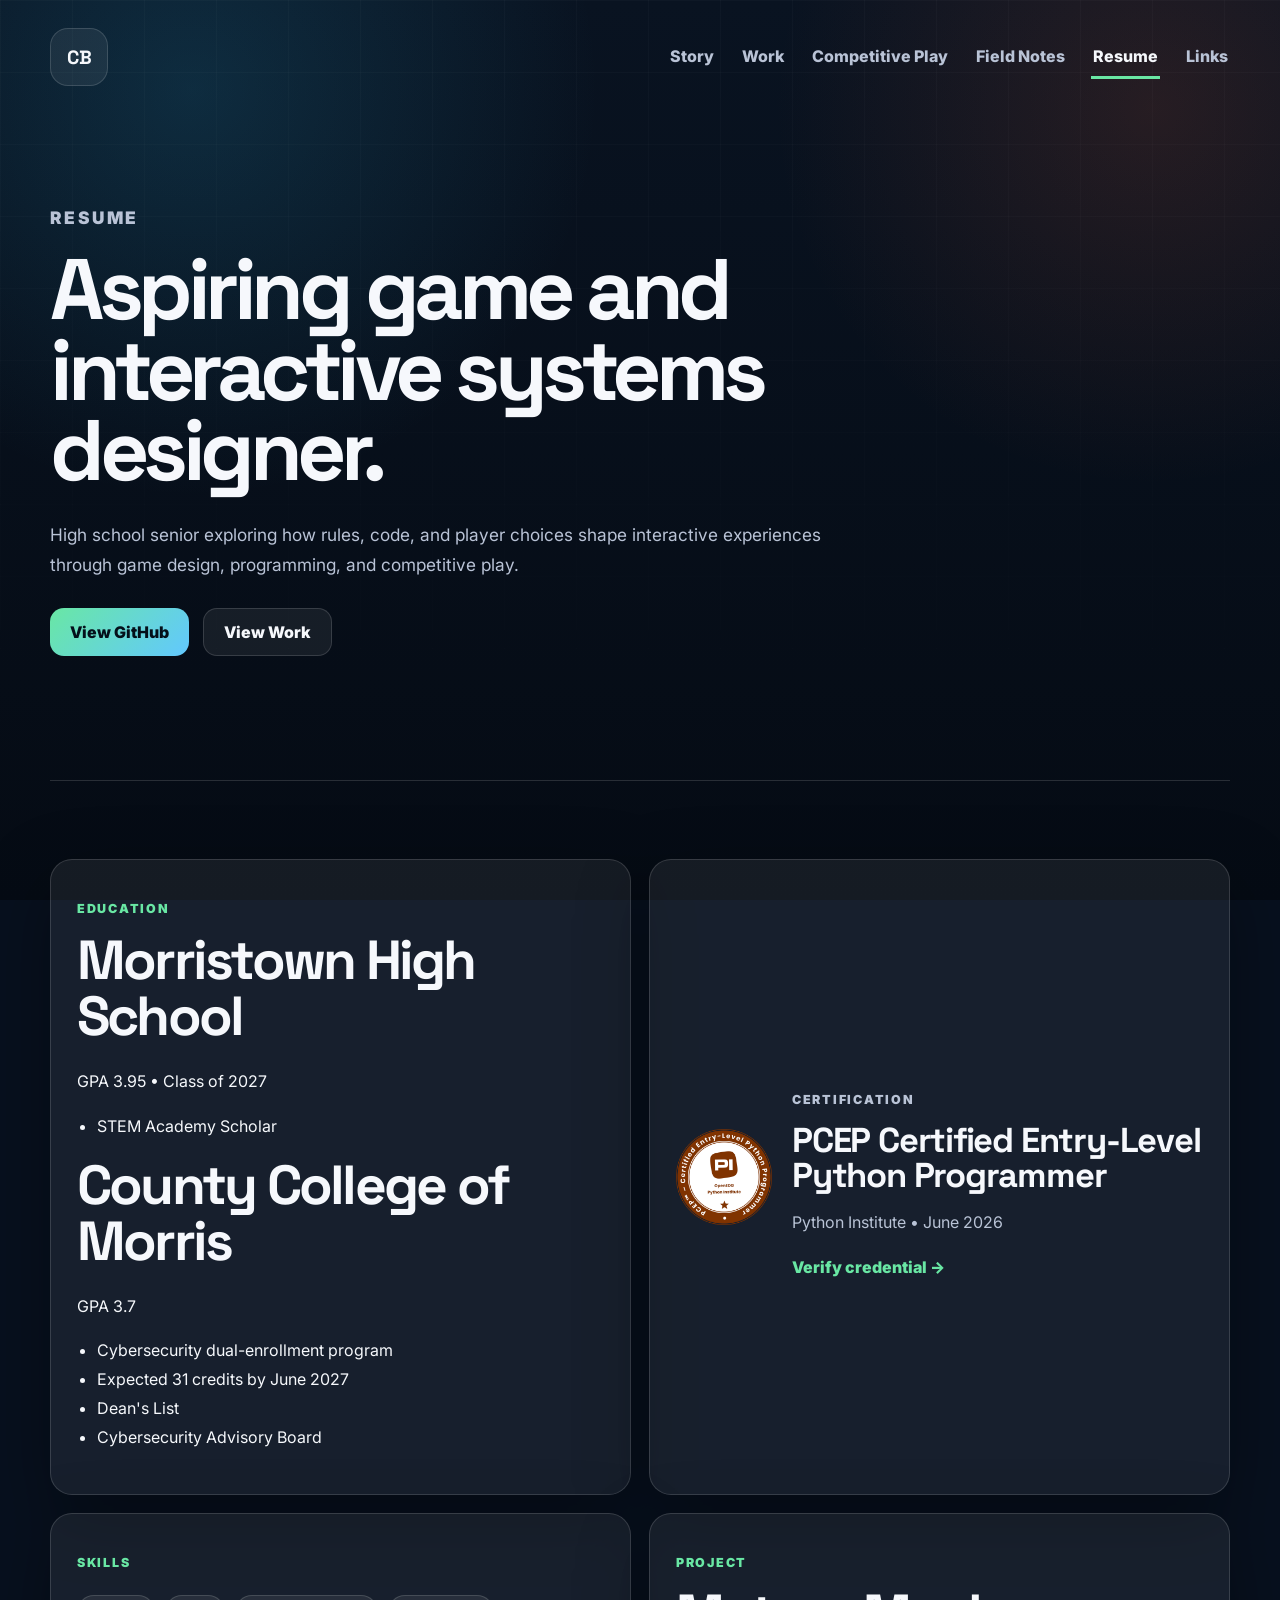
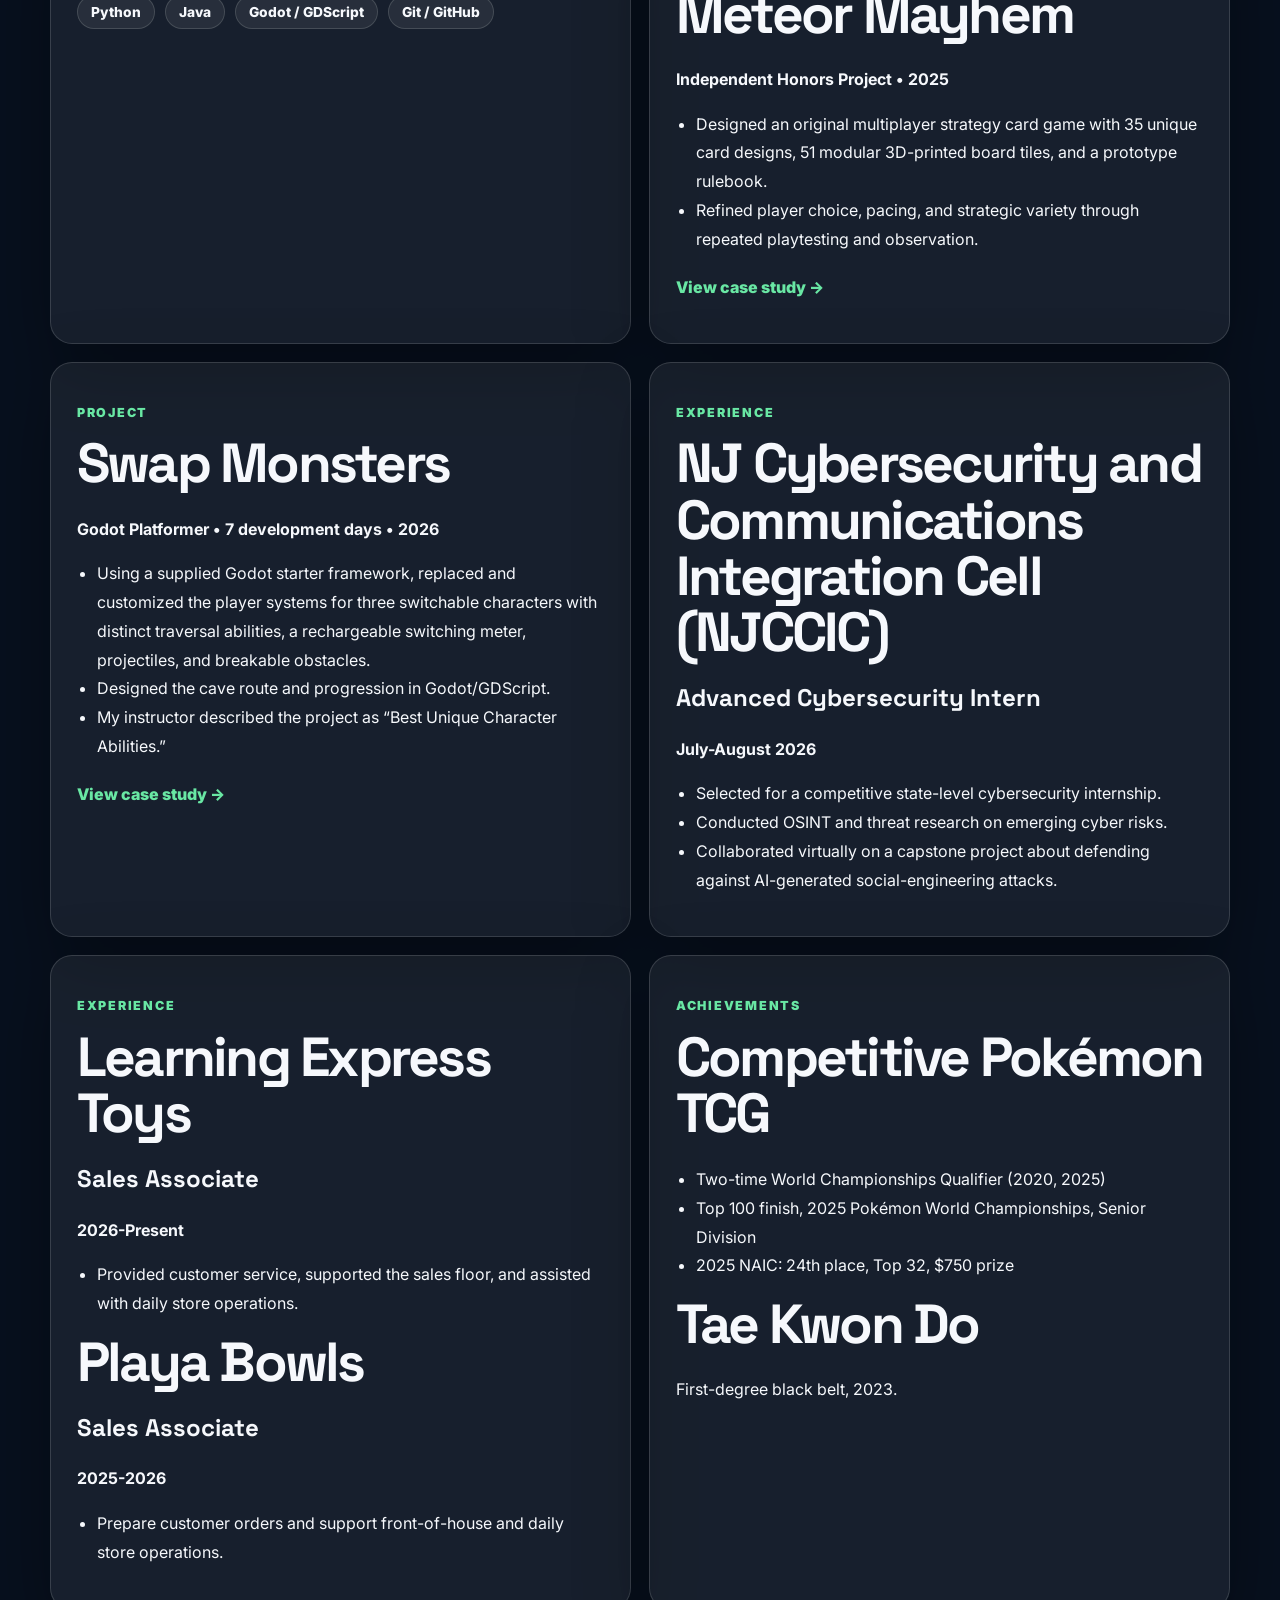
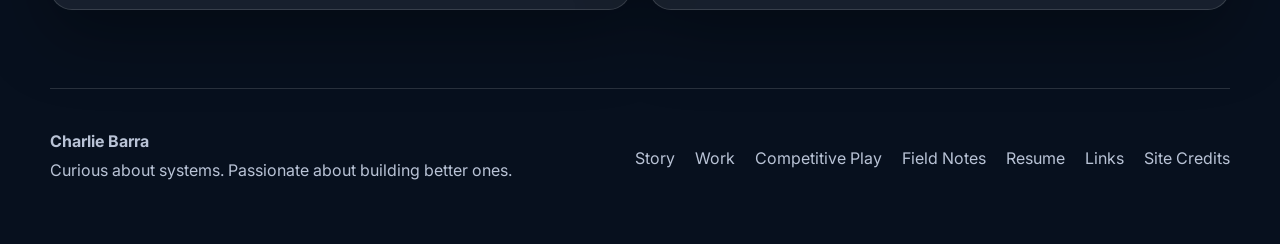
<file: resume.html>
<!DOCTYPE html>

<html lang="en">
<head>
<meta charset="utf-8"/>
<meta content="width=device-width, initial-scale=1" name="viewport"/>
<!-- Favicon / App Icons -->
<link href="favicon.ico" rel="icon" sizes="any"/>
<link href="favicon-32x32.png" rel="icon" sizes="32x32" type="image/png"/>
<link href="favicon-16x16.png" rel="icon" sizes="16x16" type="image/png"/>
<link href="apple-touch-icon.png" rel="apple-touch-icon" sizes="180x180"/>
<link color="#22C55E" href="safari-pinned-tab.svg" rel="mask-icon"/>
<link href="site.webmanifest" rel="manifest"/>
<meta content="#11161D" name="theme-color"/>
<title>Resume | Charlie Barra</title>
<meta content="Charlie Barra's education, technical skills, certification, experience, projects, and selected achievements." name="description"/>
<link href="https://www.charliebarra.com/resume.html" rel="canonical"/>
<meta content="Resume | Charlie Barra" property="og:title"/>
<meta content="Charlie Barra's education, technical skills, certification, experience, projects, and selected achievements." property="og:description"/>
<meta content="website" property="og:type"/>
<meta content="https://www.charliebarra.com/resume.html" property="og:url"/>
<meta content="Charlie Barra" property="og:site_name"/>
<meta content="https://www.charliebarra.com/assets/images/hero-charlie.png" property="og:image"/>
<meta content="Portrait of Charlie Barra" property="og:image:alt"/>
<meta content="summary_large_image" name="twitter:card"/>
<meta content="Resume | Charlie Barra" name="twitter:title"/>
<meta content="Charlie Barra's education, technical skills, certification, experience, projects, and selected achievements." name="twitter:description"/>
<meta content="https://www.charliebarra.com/assets/images/hero-charlie.png" name="twitter:image"/>
<link href="https://fonts.googleapis.com" rel="preconnect"/>
<link crossorigin="" href="https://fonts.gstatic.com" rel="preconnect"/>
<link href="https://fonts.googleapis.com/css2?family=Inter:wght@400;500;600;700;800;900&amp;family=Space+Grotesk:wght@500;600;700&amp;display=swap" rel="stylesheet"/>
<link href="styles.css" rel="stylesheet"/>
</head>
<body>
<a class="skip-link" href="#main">Skip to content</a>
<div class="site-bg"></div><div class="grid-bg"></div>
<header class="nav"><a class="logo" href="index.html">CB</a><nav><a href="story.html">Story</a><a href="projects.html">Work</a><a href="pokemon.html">Competitive Play</a><a href="notebook.html">Field Notes</a><a aria-current="page" href="resume.html">Resume</a><a href="contact.html">Links</a></nav></header>
<main id="main">
<section class="page-hero"><div><p class="section-label">Resume</p><h1>Aspiring game and interactive systems designer.</h1><p>High school senior exploring how rules, code, and player choices shape interactive experiences through game design, programming, and competitive play.</p><div class="actions"><a class="btn primary" href="https://github.com/charliebarra" rel="noopener" target="_blank">View GitHub</a><a class="btn" href="projects.html">View Work</a></div></div></section>
<section class="section resume-grid">
<article><p class="section-label">Education</p><h2>Morristown High School</h2><p>GPA 3.95 • Class of 2027</p><ul><li>STEM Academy Scholar</li></ul><h2>County College of Morris</h2><p>GPA 3.7</p><ul><li>Cybersecurity dual-enrollment program</li><li>Expected 31 credits by June 2027</li><li>Dean's List</li><li>Cybersecurity Advisory Board</li></ul></article>
<article class="resume-certification"><a href="https://www.credly.com/users/charles-barra" rel="noopener" target="_blank" aria-label="Verify Charlie Barra's PCEP certification on Credly"><img src="assets/images/pcep-certified-entry-level-python-programmer.png" alt="PCEP Certified Entry-Level Python Programmer official badge"/></a><div><p class="section-label">Certification</p><h2>PCEP Certified Entry-Level Python Programmer</h2><p>Python Institute • June 2026</p><a class="text-link" href="https://www.credly.com/users/charles-barra" rel="noopener" target="_blank">Verify credential →</a></div></article>
<article><p class="section-label">Skills</p><div class="pill-row"><span>Python</span><span>Java</span><span>Godot / GDScript</span><span>Git / GitHub</span></div></article>
<article><p class="section-label">Project</p><h2>Meteor Mayhem</h2><p><strong>Independent Honors Project • 2025</strong></p><ul><li>Designed an original multiplayer strategy card game with 35 unique card designs, 51 modular 3D-printed board tiles, and a prototype rulebook.</li><li>Refined player choice, pacing, and strategic variety through repeated playtesting and observation.</li></ul><p><a class="text-link" href="meteor-mayhem.html">View case study →</a></p></article>
<article><p class="section-label">Project</p><h2>Swap Monsters</h2><p><strong>Godot Platformer • 7 development days • 2026</strong></p><ul><li>Using a supplied Godot starter framework, replaced and customized the player systems for three switchable characters with distinct traversal abilities, a rechargeable switching meter, projectiles, and breakable obstacles.</li><li>Designed the cave route and progression in Godot/GDScript.</li><li>My instructor described the project as “Best Unique Character Abilities.”</li></ul><p><a class="text-link" href="swap-monsters.html">View case study →</a></p></article>
<article><p class="section-label">Experience</p><h2>NJ Cybersecurity and Communications Integration Cell (NJCCIC)</h2><h3>Advanced Cybersecurity Intern</h3><p><strong>July-August 2026</strong></p><ul><li>Selected for a competitive state-level cybersecurity internship.</li><li>Conducted OSINT and threat research on emerging cyber risks.</li><li>Collaborated virtually on a capstone project about defending against AI-generated social-engineering attacks.</li></ul></article>
<article><p class="section-label">Experience</p><h2>Learning Express Toys</h2><h3>Sales Associate</h3><p><strong>2026-Present</strong></p><ul><li>Provided customer service, supported the sales floor, and assisted with daily store operations.</li></ul><h2>Playa Bowls</h2><h3>Sales Associate</h3><p><strong>2025-2026</strong></p><ul><li>Prepare customer orders and support front-of-house and daily store operations.</li></ul></article>
<article><p class="section-label">Achievements</p><h2>Competitive Pokémon TCG</h2><ul><li>Two-time World Championships Qualifier (2020, 2025)</li><li>Top 100 finish, 2025 Pokémon World Championships, Senior Division</li><li>2025 NAIC: 24th place, Top 32, $750 prize</li></ul><h2>Tae Kwon Do</h2><p>First-degree black belt, 2023.</p></article>
</section>
</main>
<footer>
<div><strong>Charlie Barra</strong><p>Curious about systems. Passionate about building better ones.</p></div>
<div class="footer-links"><a href="story.html">Story</a><a href="projects.html">Work</a><a href="pokemon.html">Competitive Play</a><a href="notebook.html">Field Notes</a><a href="resume.html">Resume</a><a href="contact.html">Links</a></div>
</footer>
<script src="script.js"></script>
</body>
</html>
</file>
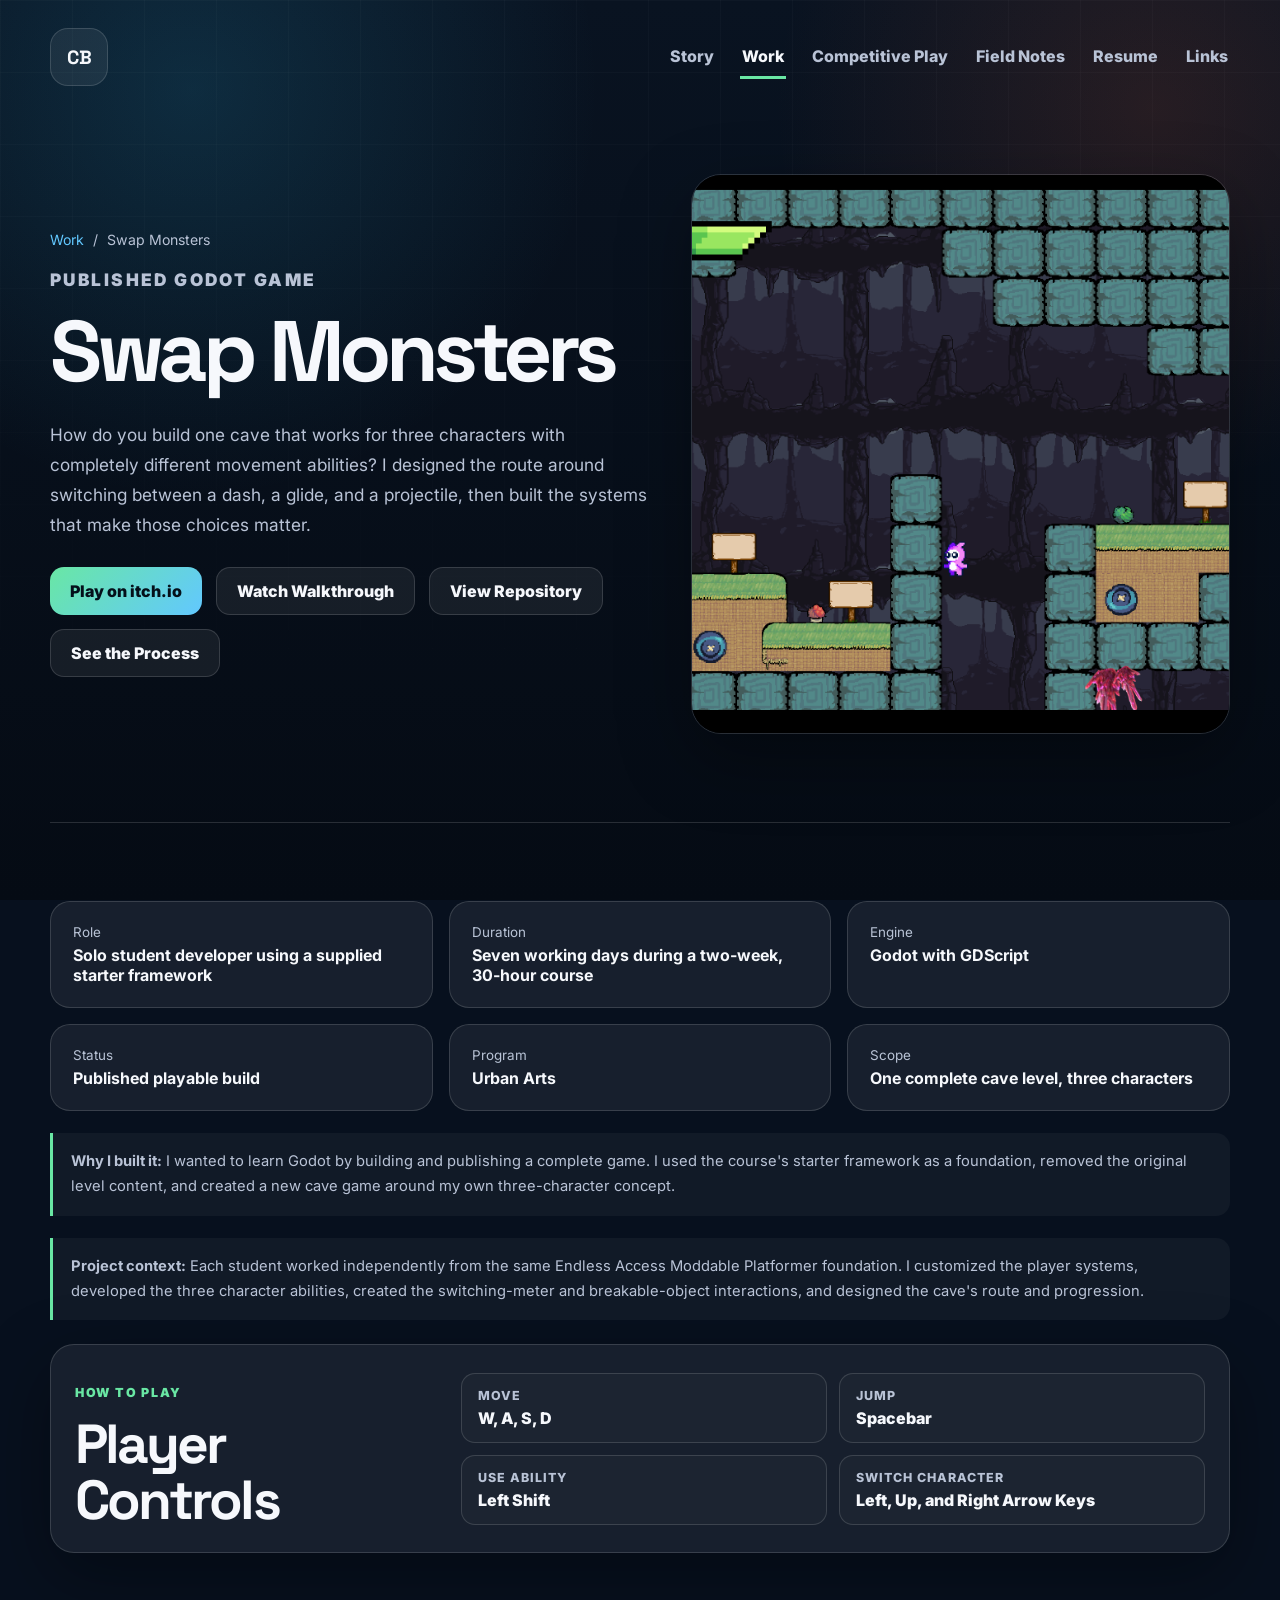
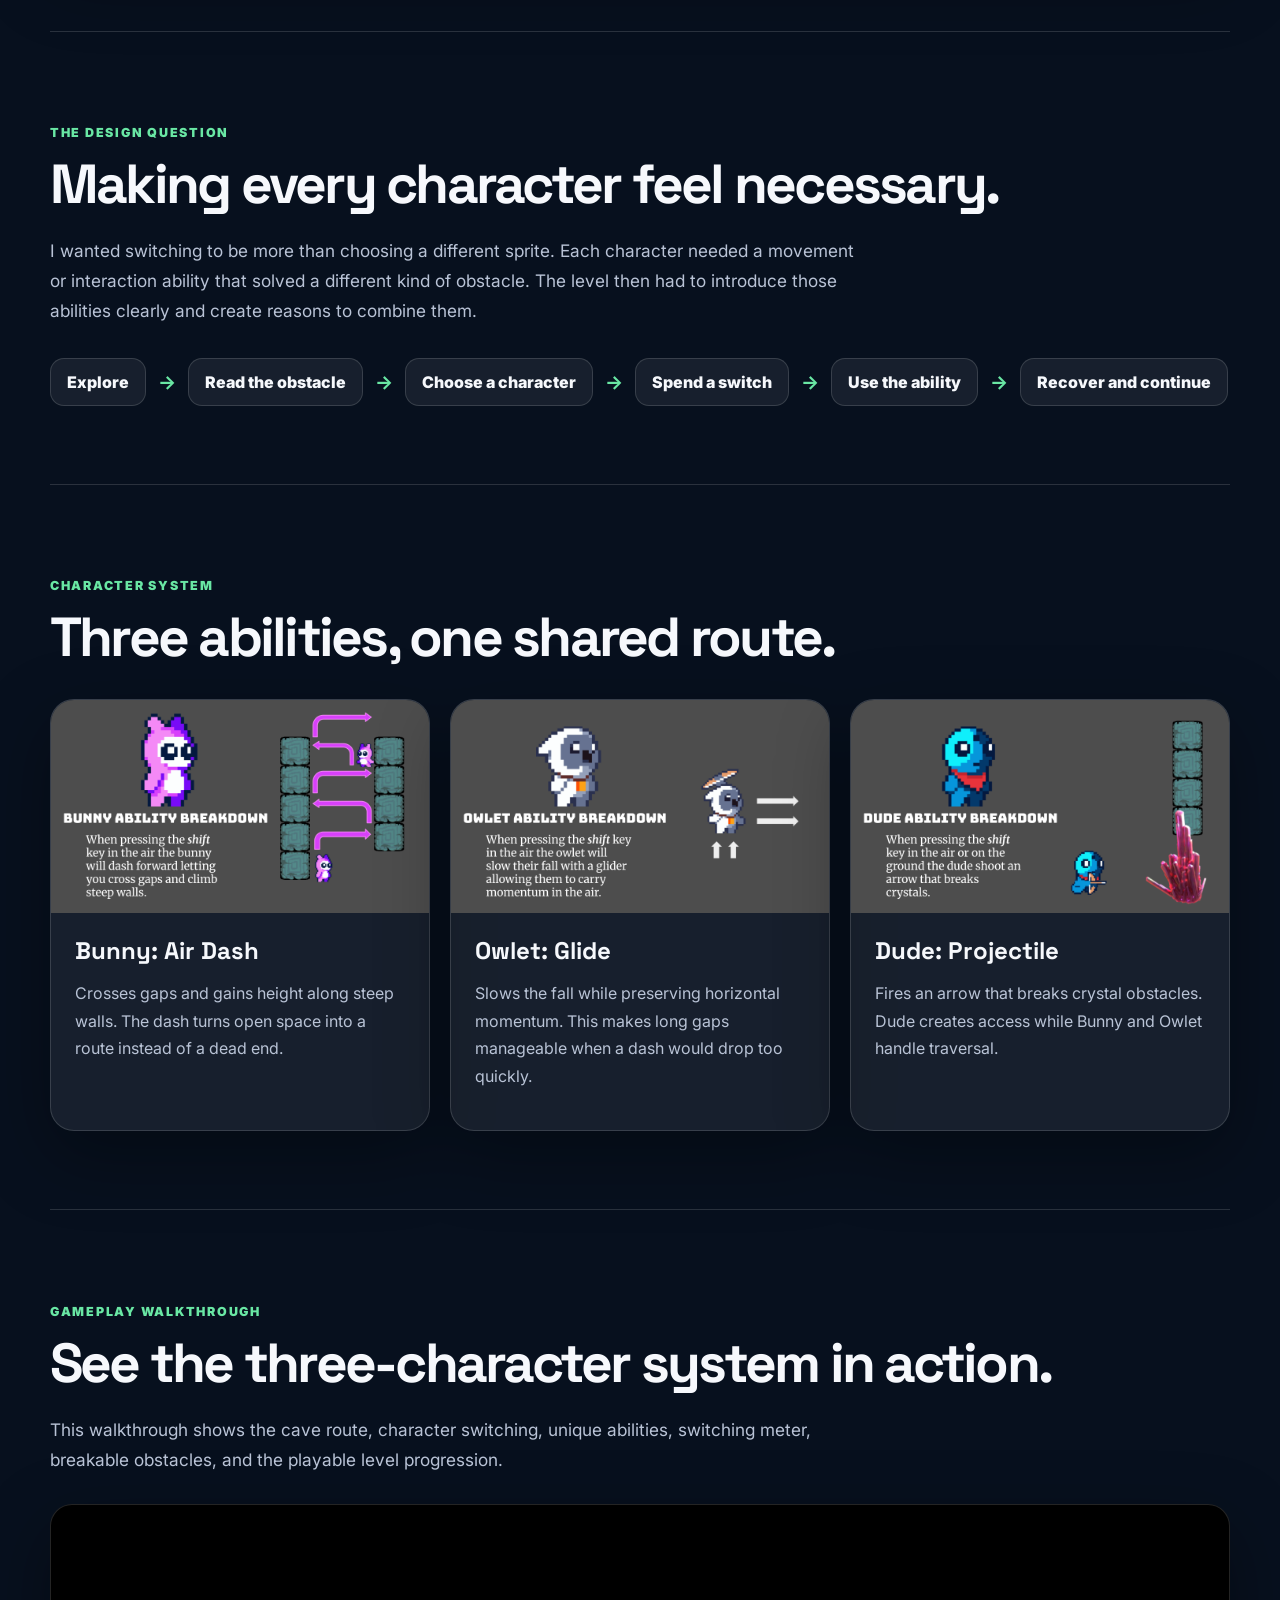
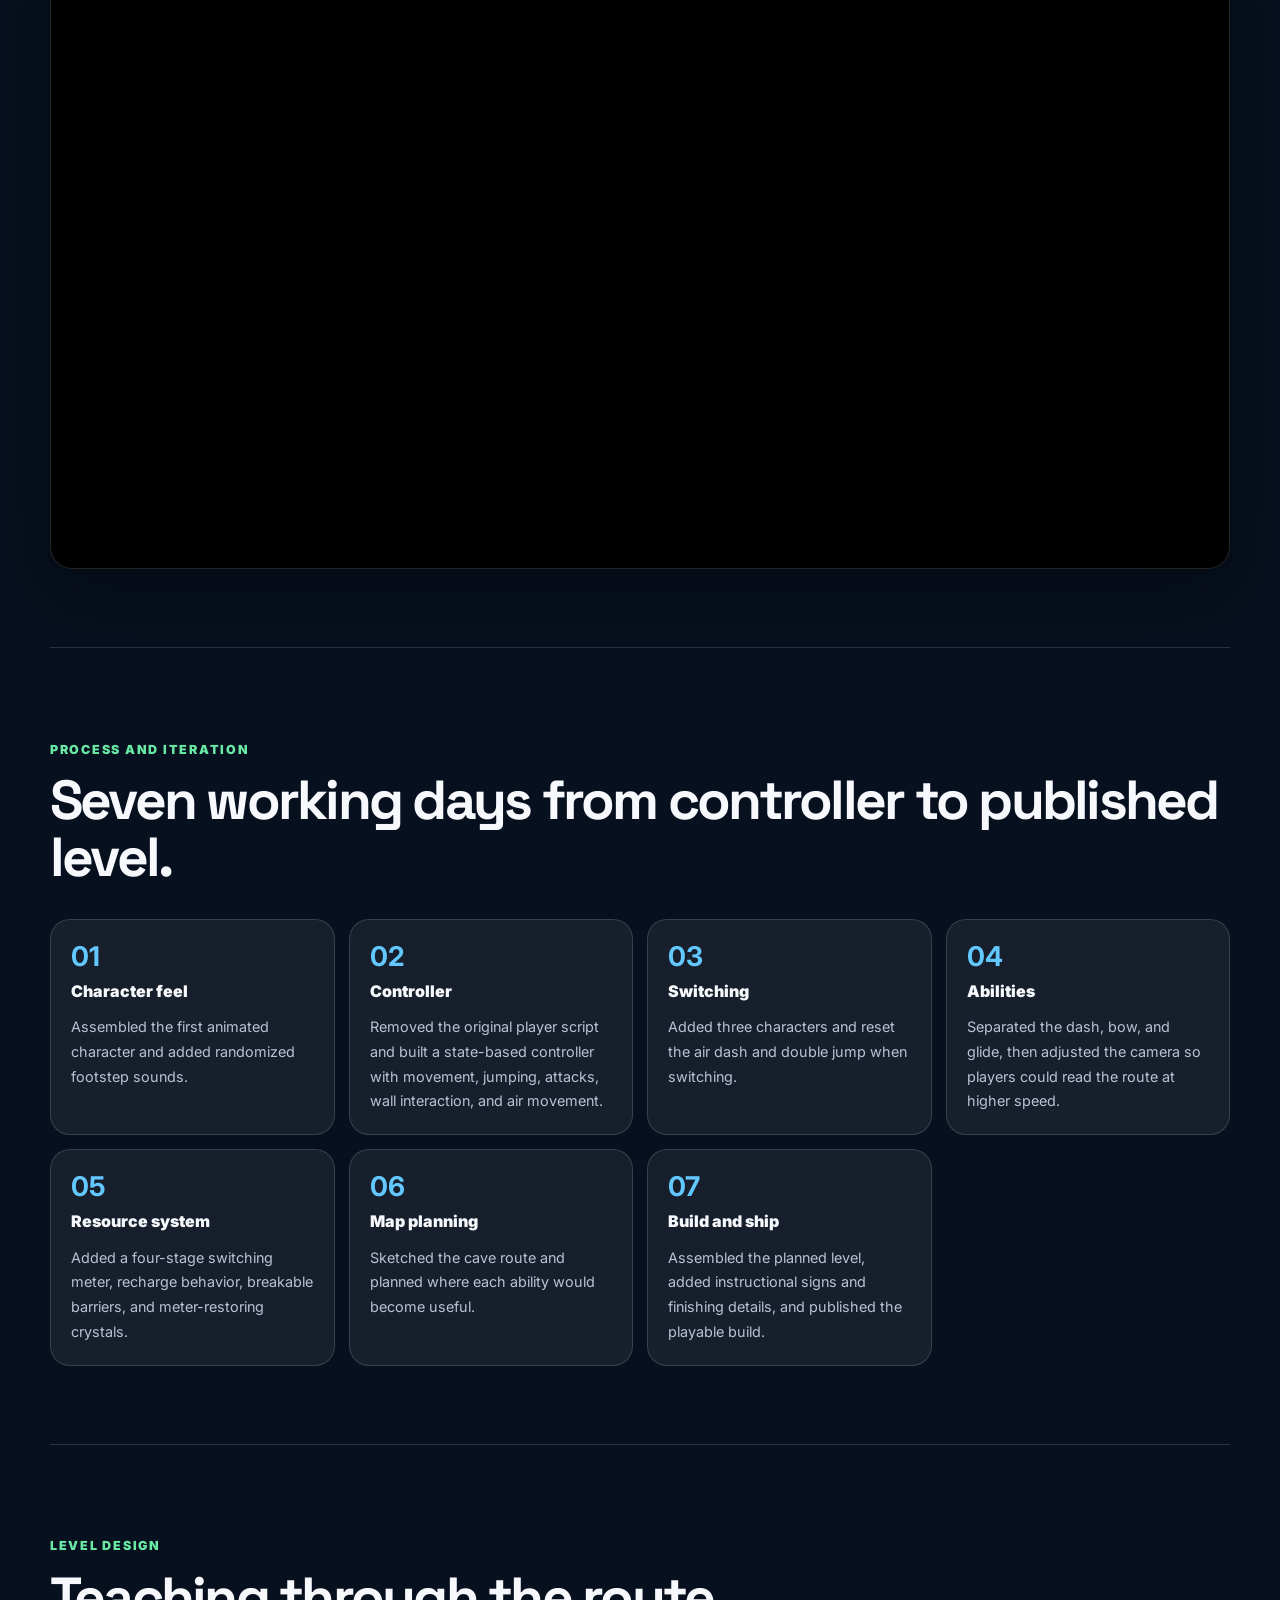
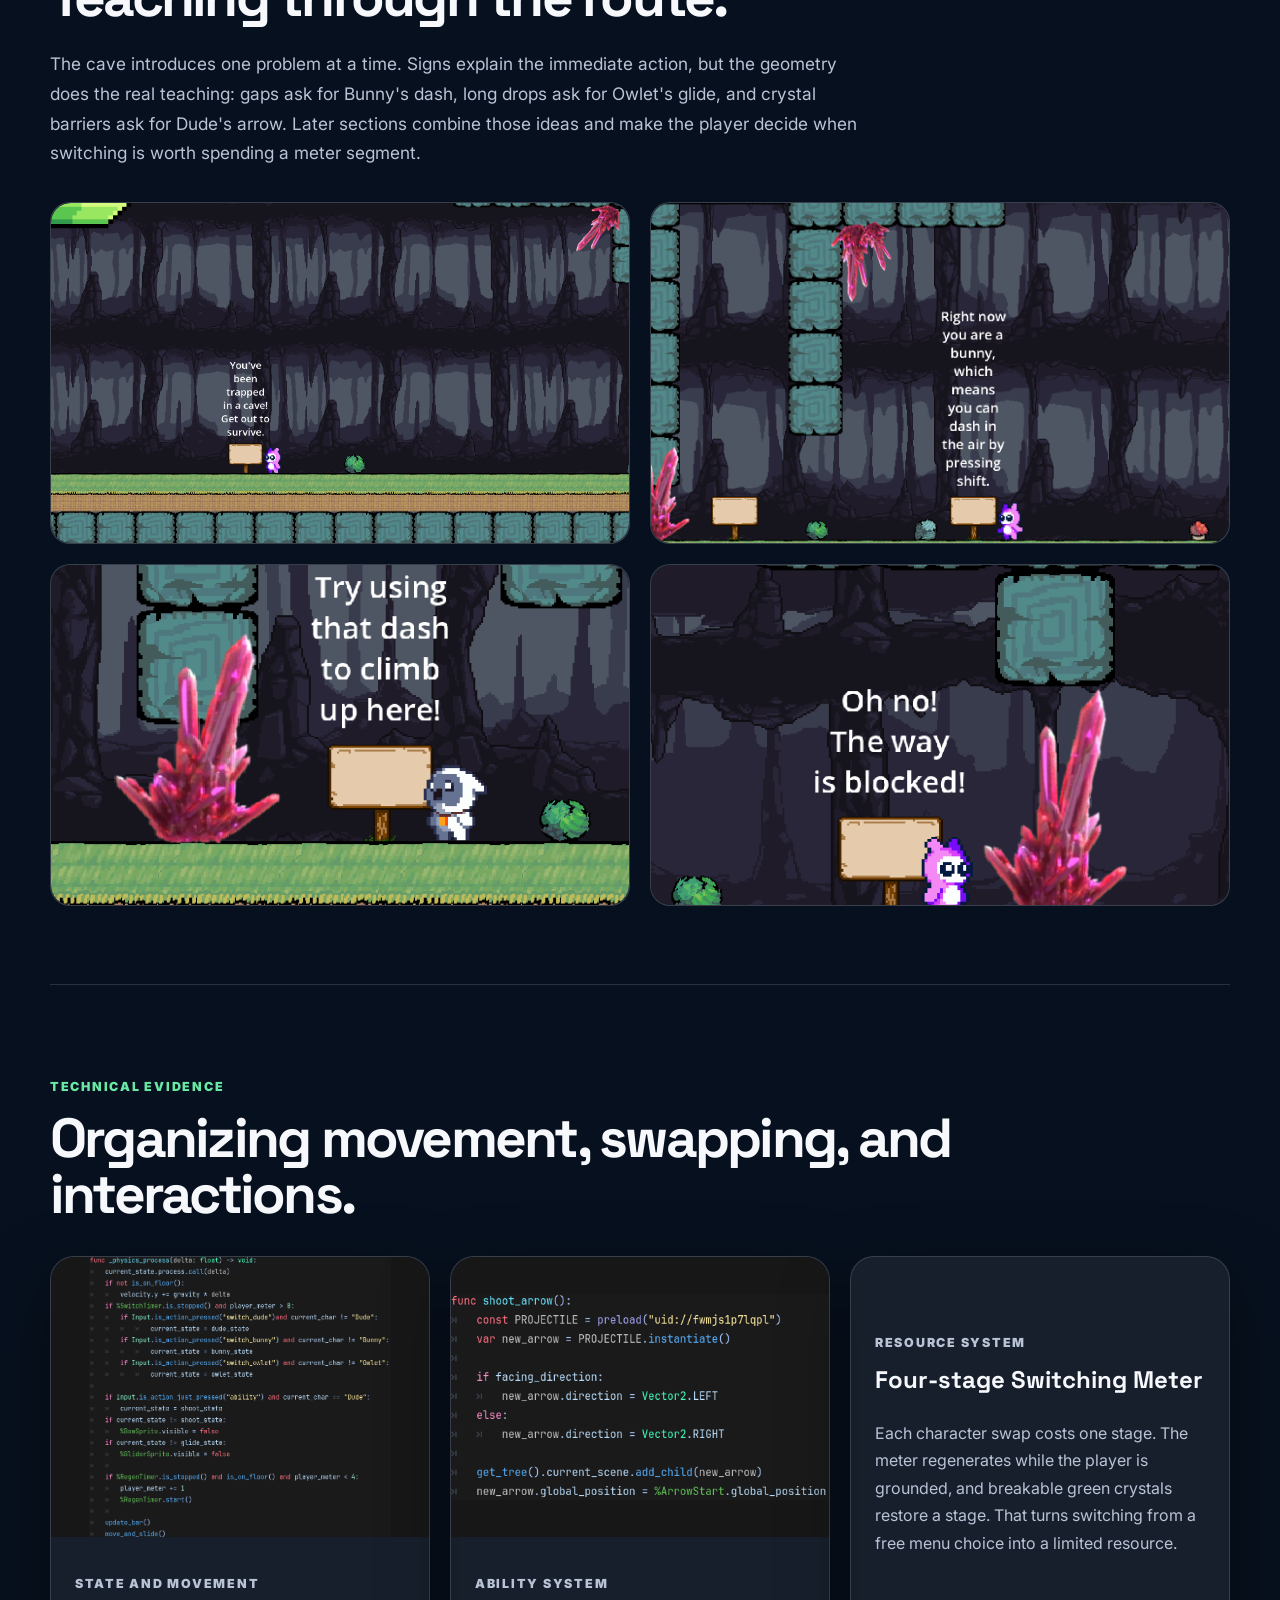
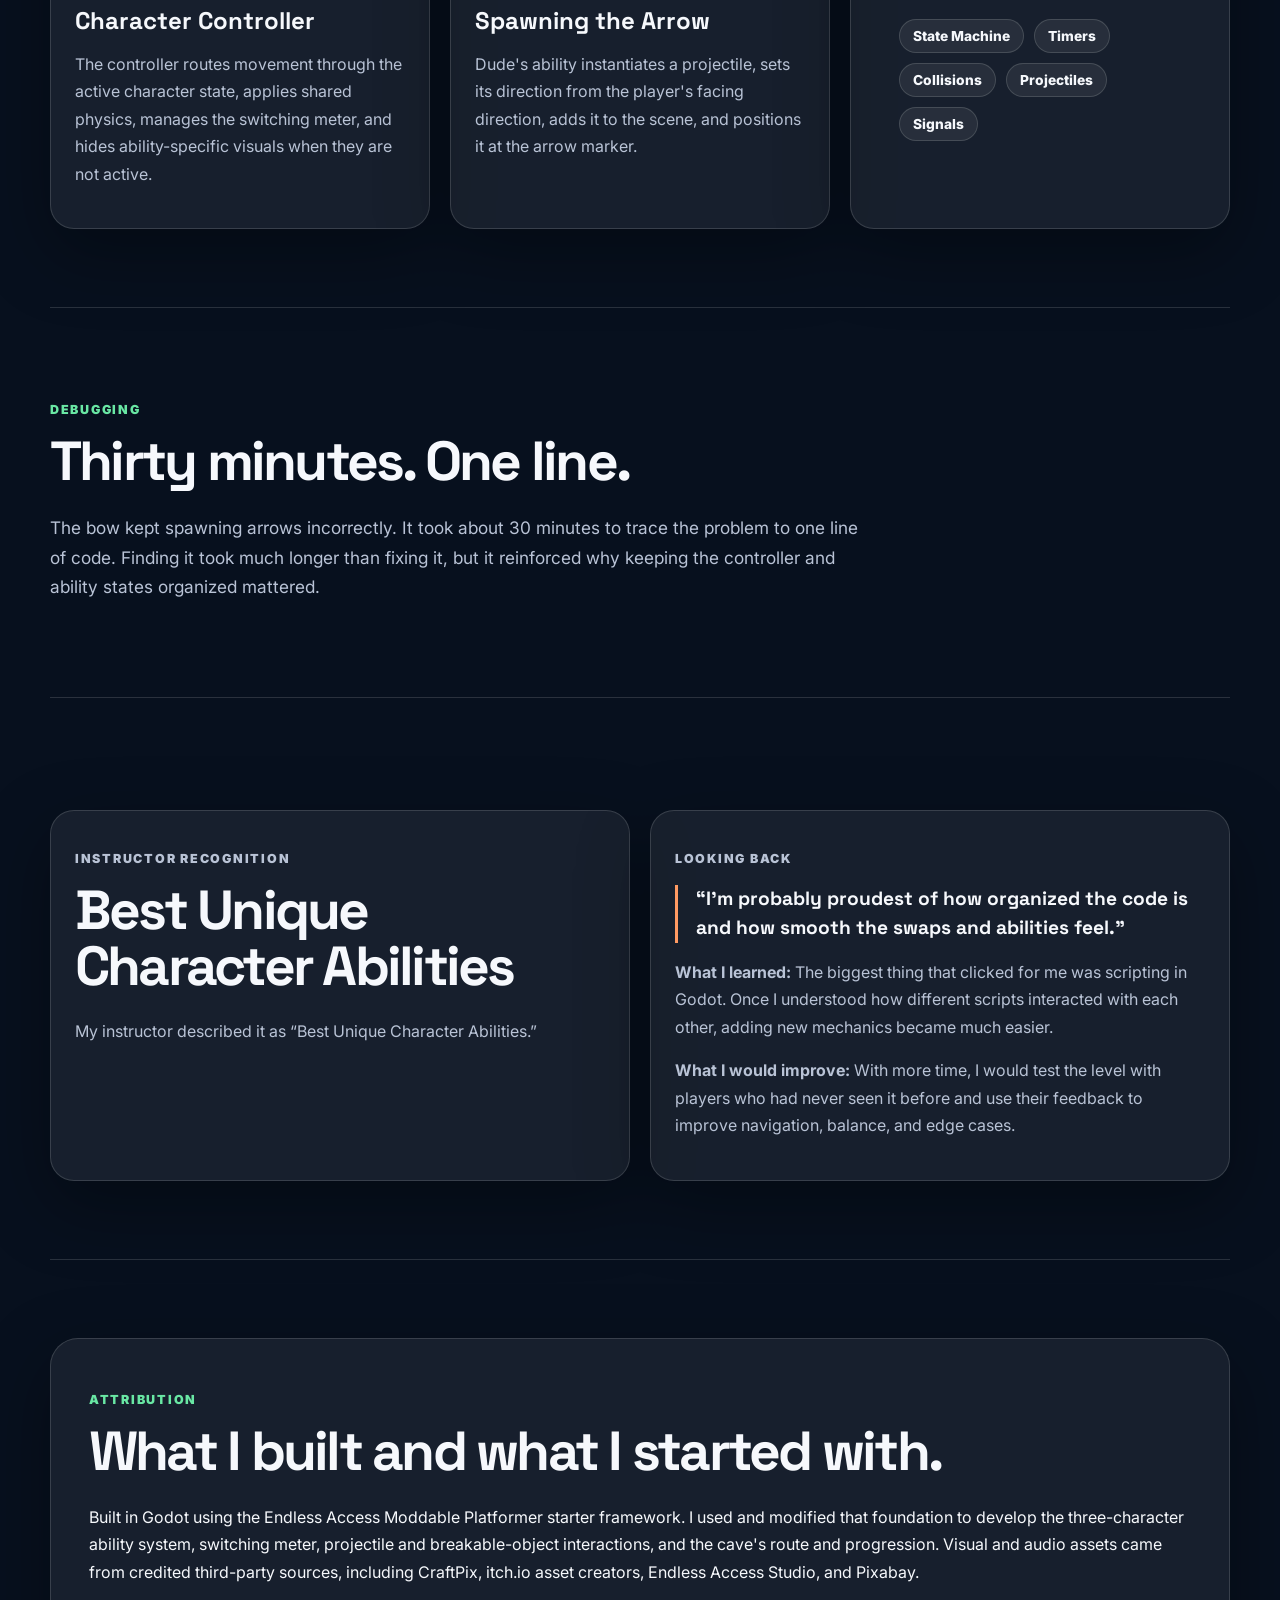
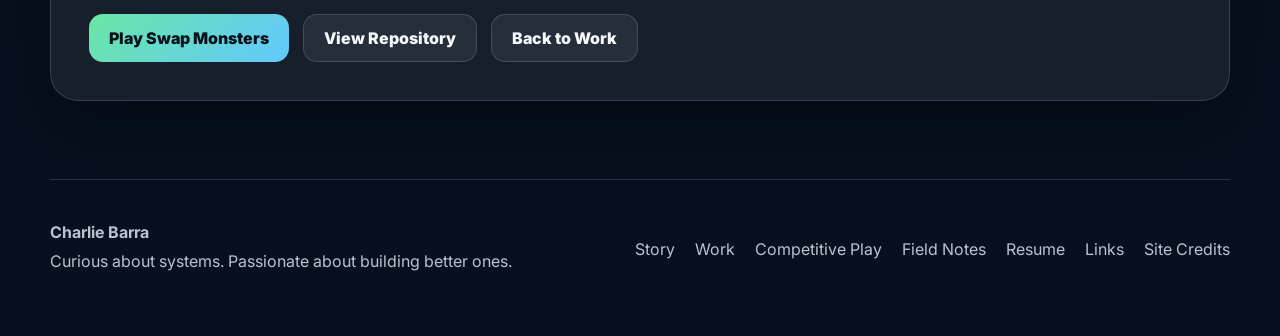
<file: swap-monsters.html>
<!DOCTYPE html>
<html lang="en">
<head>
<meta charset="utf-8"/>
<meta content="width=device-width, initial-scale=1" name="viewport"/>
<link href="favicon.ico" rel="icon" sizes="any"/>
<link href="favicon-32x32.png" rel="icon" sizes="32x32" type="image/png"/>
<link href="favicon-16x16.png" rel="icon" sizes="16x16" type="image/png"/>
<link href="apple-touch-icon.png" rel="apple-touch-icon" sizes="180x180"/>
<link color="#22C55E" href="safari-pinned-tab.svg" rel="mask-icon"/>
<link href="site.webmanifest" rel="manifest"/>
<meta content="#11161D" name="theme-color"/>
<title>Swap Monsters | Charlie Barra</title>
<meta content="A Godot platformer case study by Charlie Barra about designing one cave around three character abilities." name="description"/>
<link href="https://www.charliebarra.com/swap-monsters.html" rel="canonical"/>
<meta content="Swap Monsters | Charlie Barra" property="og:title"/>
<meta content="A Godot platformer case study about character switching, ability design, resource management, and level progression." property="og:description"/>
<meta content="website" property="og:type"/>
<meta content="https://www.charliebarra.com/swap-monsters.html" property="og:url"/>
<meta content="Charlie Barra" property="og:site_name"/>
<meta content="https://www.charliebarra.com/assets/images/swap-monsters/swap-monsters-hero.png" property="og:image"/>
<meta content="Swap Monsters cave level and three-character switching system" property="og:image:alt"/>
<meta content="summary_large_image" name="twitter:card"/>
<meta content="Swap Monsters | Charlie Barra" name="twitter:title"/>
<meta content="A Godot platformer case study about character switching, ability design, resource management, and level progression." name="twitter:description"/>
<meta content="https://www.charliebarra.com/assets/images/swap-monsters/swap-monsters-hero.png" name="twitter:image"/>
<link href="https://fonts.googleapis.com" rel="preconnect"/>
<link crossorigin="" href="https://fonts.gstatic.com" rel="preconnect"/>
<link href="https://fonts.googleapis.com/css2?family=Inter:wght@400;500;600;700;800;900&amp;family=Space+Grotesk:wght@500;600;700&amp;display=swap" rel="stylesheet"/>
<link href="styles.css" rel="stylesheet"/>
</head>
<body>
<a class="skip-link" href="#main">Skip to content</a>
<div class="site-bg"></div><div class="grid-bg"></div>
<header class="nav"><a class="logo" href="index.html">CB</a><nav><a href="story.html">Story</a><a aria-current="page" href="projects.html">Work</a><a href="pokemon.html">Competitive Play</a><a href="notebook.html">Field Notes</a><a href="resume.html">Resume</a><a href="contact.html">Links</a></nav></header>
<main id="main">
<section class="case-hero">
<div><nav class="breadcrumb" aria-label="Breadcrumb"><a href="projects.html">Work</a><span aria-hidden="true">/</span><span aria-current="page">Swap Monsters</span></nav><p class="section-label">Published Godot Game</p><h1>Swap Monsters</h1><p>How do you build one cave that works for three characters with completely different movement abilities? I designed the route around switching between a dash, a glide, and a projectile, then built the systems that make those choices matter.</p><div class="actions"><a class="btn primary" href="https://spaceninja910.itch.io/swap-monsters" rel="noopener" target="_blank">Play on itch.io</a><a class="btn" href="https://youtu.be/zS3NLN07p0Y" rel="noopener" target="_blank">Watch Walkthrough</a><a class="btn" href="https://github.com/charliebarra/swap-monsters" rel="noopener" target="_blank">View Repository</a><a class="btn" href="#process">See the Process</a></div></div>
<img alt="Swap Monsters cave level showing the character, switching meter, platforms, signs, and breakable crystals" decoding="async" height="1354" src="assets/images/swap-monsters/swap-monsters-hero.png" width="1684"/>
</section>

<section class="section">
<div class="snapshot-grid swap-snapshot">
<article><span>Role</span><strong>Solo student developer using a supplied starter framework</strong></article>
<article><span>Duration</span><strong>Seven working days during a two-week, 30-hour course</strong></article>
<article><span>Engine</span><strong>Godot with GDScript</strong></article>
<article><span>Status</span><strong>Published playable build</strong></article>
<article><span>Program</span><strong>Urban Arts</strong></article>
<article><span>Scope</span><strong>One complete cave level, three characters</strong></article>
</div>
<p class="context-note"><strong>Why I built it:</strong> I wanted to learn Godot by building and publishing a complete game. I used the course's starter framework as a foundation, removed the original level content, and created a new cave game around my own three-character concept.</p>
<p class="context-note"><strong>Project context:</strong> Each student worked independently from the same Endless Access Moddable Platformer foundation. I customized the player systems, developed the three character abilities, created the switching-meter and breakable-object interactions, and designed the cave's route and progression.</p>
<div class="controls-panel" aria-label="Swap Monsters player controls">
<div><p class="section-label">How to Play</p><h2>Player Controls</h2></div>
<dl><div><dt>Move</dt><dd>W, A, S, D</dd></div><div><dt>Jump</dt><dd>Spacebar</dd></div><div><dt>Use Ability</dt><dd>Left Shift</dd></div><div><dt>Switch Character</dt><dd>Left, Up, and Right Arrow Keys</dd></div></dl>
</div>
</section>

<section class="section">
<p class="section-label">The Design Question</p>
<h2>Making every character feel necessary.</h2>
<p class="wide">I wanted switching to be more than choosing a different sprite. Each character needed a movement or interaction ability that solved a different kind of obstacle. The level then had to introduce those abilities clearly and create reasons to combine them.</p>
<div class="player-loop" aria-label="Swap Monsters player loop">
<span>Explore</span><b>→</b><span>Read the obstacle</span><b>→</b><span>Choose a character</span><b>→</b><span>Spend a switch</span><b>→</b><span>Use the ability</span><b>→</b><span>Recover and continue</span>
</div>
</section>

<section class="section">
<p class="section-label">Character System</p>
<h2>Three abilities, one shared route.</h2>
<div class="ability-grid">
<article><img alt="Bunny ability breakdown showing an air dash across gaps and up walls" loading="lazy" src="assets/images/swap-monsters/bunny-ability.png"/><div><h3>Bunny: Air Dash</h3><p>Crosses gaps and gains height along steep walls. The dash turns open space into a route instead of a dead end.</p></div></article>
<article><img alt="Owlet ability breakdown showing the glider slowing a fall" loading="lazy" src="assets/images/swap-monsters/owlet-ability.png"/><div><h3>Owlet: Glide</h3><p>Slows the fall while preserving horizontal momentum. This makes long gaps manageable when a dash would drop too quickly.</p></div></article>
<article><img alt="Dude ability breakdown showing an arrow breaking a crystal barrier" loading="lazy" src="assets/images/swap-monsters/dude-ability.png"/><div><h3>Dude: Projectile</h3><p>Fires an arrow that breaks crystal obstacles. Dude creates access while Bunny and Owlet handle traversal.</p></div></article>
</div>
</section>

<section class="section">
<p class="section-label">Gameplay Walkthrough</p>
<h2>See the three-character system in action.</h2>
<p class="wide">This walkthrough shows the cave route, character switching, unique abilities, switching meter, breakable obstacles, and the playable level progression.</p>
<div class="video-frame"><iframe allow="accelerometer; autoplay; clipboard-write; encrypted-media; gyroscope; picture-in-picture; web-share" allowfullscreen="" loading="lazy" src="https://www.youtube.com/embed/zS3NLN07p0Y" title="Swap Monsters gameplay walkthrough"></iframe></div>
</section>

<section class="section" id="process">
<p class="section-label">Process and Iteration</p>
<h2>Seven working days from controller to published level.</h2>
<div class="swap-process">
<article><strong>01</strong><span>Character feel</span><p>Assembled the first animated character and added randomized footstep sounds.</p></article>
<article><strong>02</strong><span>Controller</span><p>Removed the original player script and built a state-based controller with movement, jumping, attacks, wall interaction, and air movement.</p></article>
<article><strong>03</strong><span>Switching</span><p>Added three characters and reset the air dash and double jump when switching.</p></article>
<article><strong>04</strong><span>Abilities</span><p>Separated the dash, bow, and glide, then adjusted the camera so players could read the route at higher speed.</p></article>
<article><strong>05</strong><span>Resource system</span><p>Added a four-stage switching meter, recharge behavior, breakable barriers, and meter-restoring crystals.</p></article>
<article><strong>06</strong><span>Map planning</span><p>Sketched the cave route and planned where each ability would become useful.</p></article>
<article><strong>07</strong><span>Build and ship</span><p>Assembled the planned level, added instructional signs and finishing details, and published the playable build.</p></article>
</div>
</section>

<section class="section">
<p class="section-label">Level Design</p>
<h2>Teaching through the route.</h2>
<p class="wide">The cave introduces one problem at a time. Signs explain the immediate action, but the geometry does the real teaching: gaps ask for Bunny's dash, long drops ask for Owlet's glide, and crystal barriers ask for Dude's arrow. Later sections combine those ideas and make the player decide when switching is worth spending a meter segment.</p>
<div class="gallery-grid swap-gallery">
<button aria-label="Open cave introduction image" data-caption="The opening establishes the escape objective and introduces the cave route." data-lightbox-src="assets/images/swap-monsters/cave-opening.png"><img alt="Opening of Swap Monsters with the cave escape objective" loading="lazy" src="assets/images/swap-monsters/cave-opening.png"/></button>
<button aria-label="Open Bunny tutorial image" data-caption="An early sign pairs Bunny's air dash with a visible traversal problem." data-lightbox-src="assets/images/swap-monsters/bunny-tutorial.png"><img alt="Bunny tutorial area explaining the air dash" loading="lazy" src="assets/images/swap-monsters/bunny-tutorial.png"/></button>
<button aria-label="Open Owlet tutorial image" data-caption="Owlet's glide is introduced where controlling a fall is the clearest solution." data-lightbox-src="assets/images/swap-monsters/owlet-tutorial.png"><img alt="Owlet tutorial area explaining how to glide" loading="lazy" src="assets/images/swap-monsters/owlet-tutorial.png"/></button>
<button aria-label="Open blocked route image" data-caption="A crystal barrier signals that the player must switch to Dude and use the projectile." data-lightbox-src="assets/images/swap-monsters/blocked-route.png"><img alt="Swap Monsters route blocked by a crystal formation" loading="lazy" src="assets/images/swap-monsters/blocked-route.png"/></button>
</div>
</section>

<section class="section">
<p class="section-label">Technical Evidence</p>
<h2>Organizing movement, swapping, and interactions.</h2>
<div class="technical-grid">
<article><img alt="GDScript showing the physics process and character state switching" loading="lazy" src="assets/images/swap-monsters/movement-code.png"/><div><p class="tag">State and Movement</p><h3>Character Controller</h3><p>The controller routes movement through the active character state, applies shared physics, manages the switching meter, and hides ability-specific visuals when they are not active.</p></div></article>
<article><img alt="GDScript showing how Dude's arrow is instantiated and aimed" loading="lazy" src="assets/images/swap-monsters/arrow-code.png"/><div><p class="tag">Ability System</p><h3>Spawning the Arrow</h3><p>Dude's ability instantiates a projectile, sets its direction from the player's facing direction, adds it to the scene, and positions it at the arrow marker.</p></div></article>
<article class="system-card"><p class="tag">Resource System</p><h3>Four-stage Switching Meter</h3><p>Each character swap costs one stage. The meter regenerates while the player is grounded, and breakable green crystals restore a stage. That turns switching from a free menu choice into a limited resource.</p><div class="pill-row"><span>State Machine</span><span>Timers</span><span>Collisions</span><span>Projectiles</span><span>Signals</span></div></article>
</div>
</section>

<section class="section">
<p class="section-label">Debugging</p>
<h2>Thirty minutes. One line.</h2>
<p class="wide">The bow kept spawning arrows incorrectly. It took about 30 minutes to trace the problem to one line of code. Finding it took much longer than fixing it, but it reinforced why keeping the controller and ability states organized mattered.</p>
</section>

<section class="section">
<div class="recognition-card">
<div><p class="section-label">Instructor Recognition</p><h2>Best Unique Character Abilities</h2><p>My instructor described it as “Best Unique Character Abilities.”</p></div>
<div><p class="section-label">Looking Back</p><blockquote>“I'm probably proudest of how organized the code is and how smooth the swaps and abilities feel.”</blockquote><p><strong>What I learned:</strong> The biggest thing that clicked for me was scripting in Godot. Once I understood how different scripts interacted with each other, adding new mechanics became much easier.</p><p><strong>What I would improve:</strong> With more time, I would test the level with players who had never seen it before and use their feedback to improve navigation, balance, and edge cases.</p></div>
</div>
</section>

<section class="section">
<div class="contact-card"><p class="section-label">Attribution</p><h2>What I built and what I started with.</h2><p>Built in Godot using the Endless Access Moddable Platformer starter framework. I used and modified that foundation to develop the three-character ability system, switching meter, projectile and breakable-object interactions, and the cave's route and progression. Visual and audio assets came from credited third-party sources, including CraftPix, itch.io asset creators, Endless Access Studio, and Pixabay.</p><div class="actions"><a class="btn primary" href="https://spaceninja910.itch.io/swap-monsters" rel="noopener" target="_blank">Play Swap Monsters</a><a class="btn" href="https://github.com/charliebarra/swap-monsters" rel="noopener" target="_blank">View Repository</a><a class="btn" href="projects.html">Back to Work</a></div></div>
</section>
</main>
<footer><div><strong>Charlie Barra</strong><p>Curious about systems. Passionate about building better ones.</p></div><div class="footer-links"><a href="story.html">Story</a><a href="projects.html">Work</a><a href="pokemon.html">Competitive Play</a><a href="notebook.html">Field Notes</a><a href="resume.html">Resume</a><a href="contact.html">Links</a></div></footer>
<script src="script.js"></script>
</body>
</html>
</file>
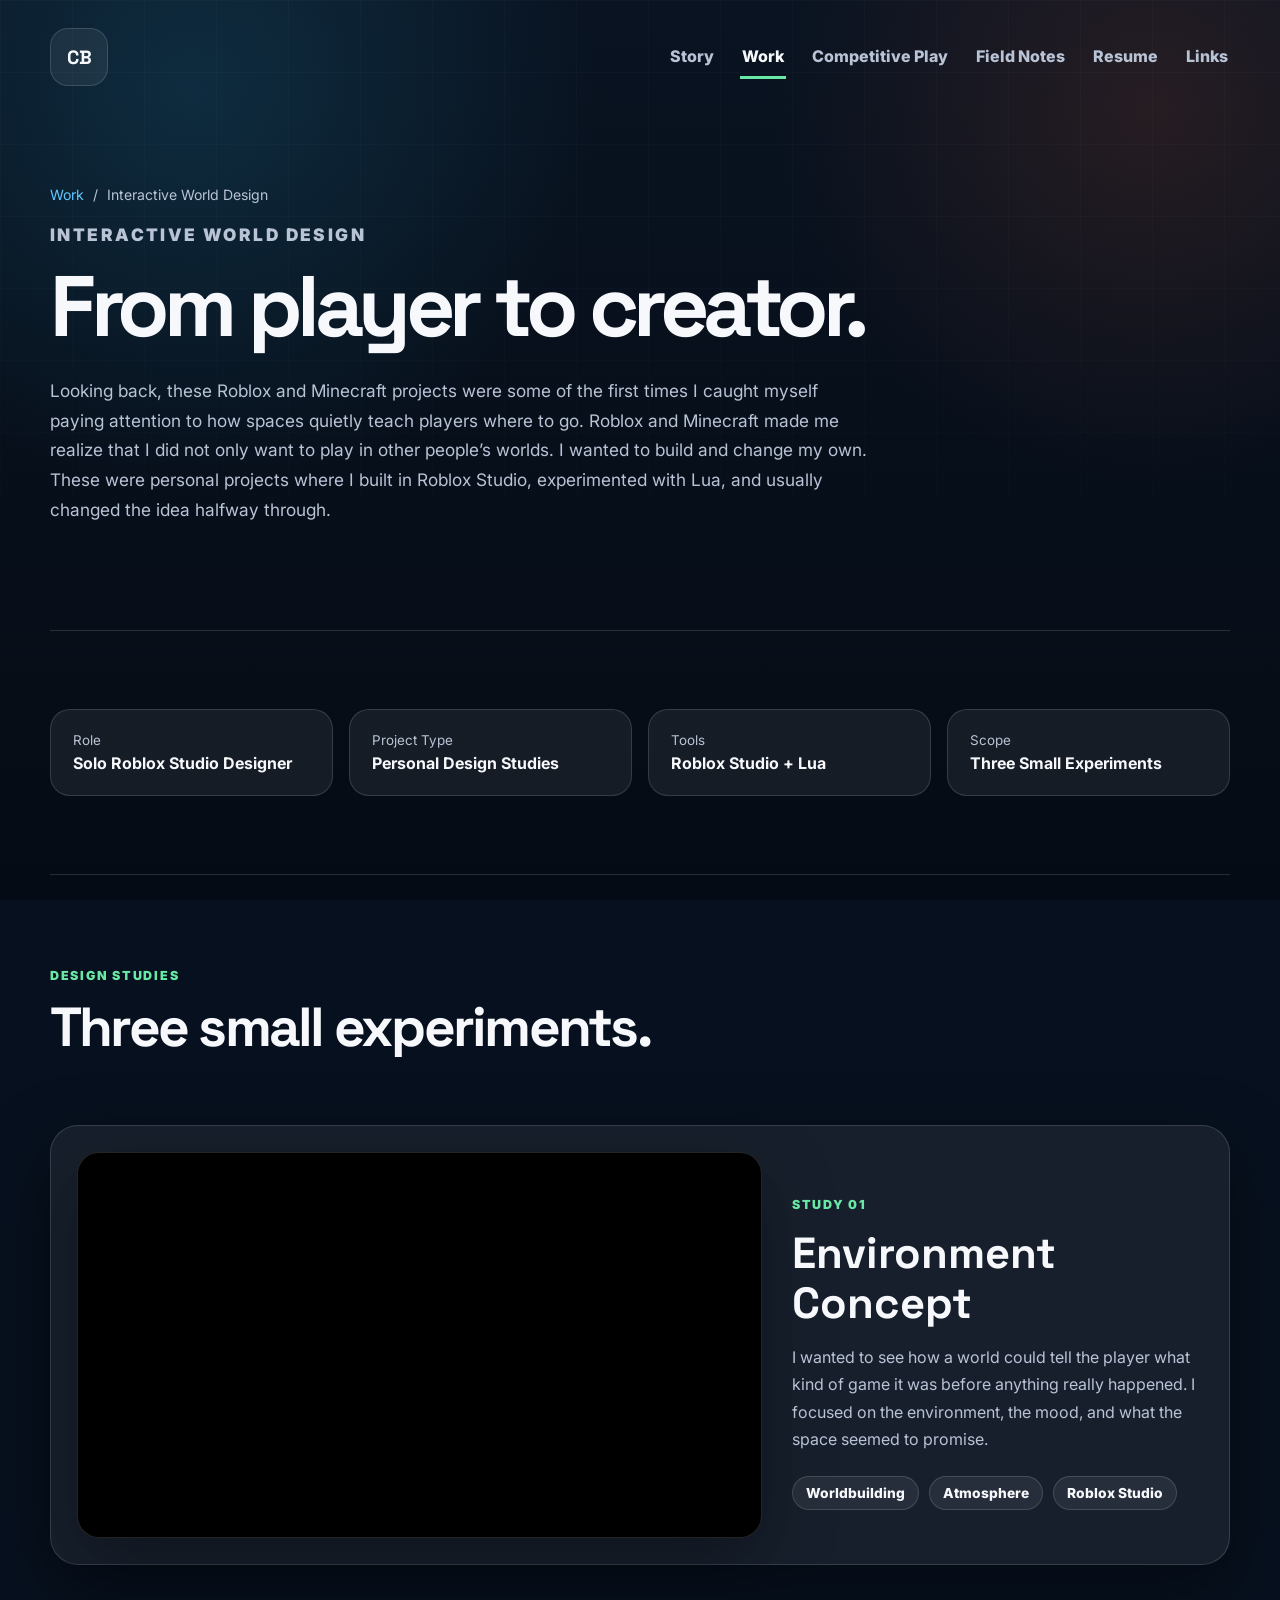
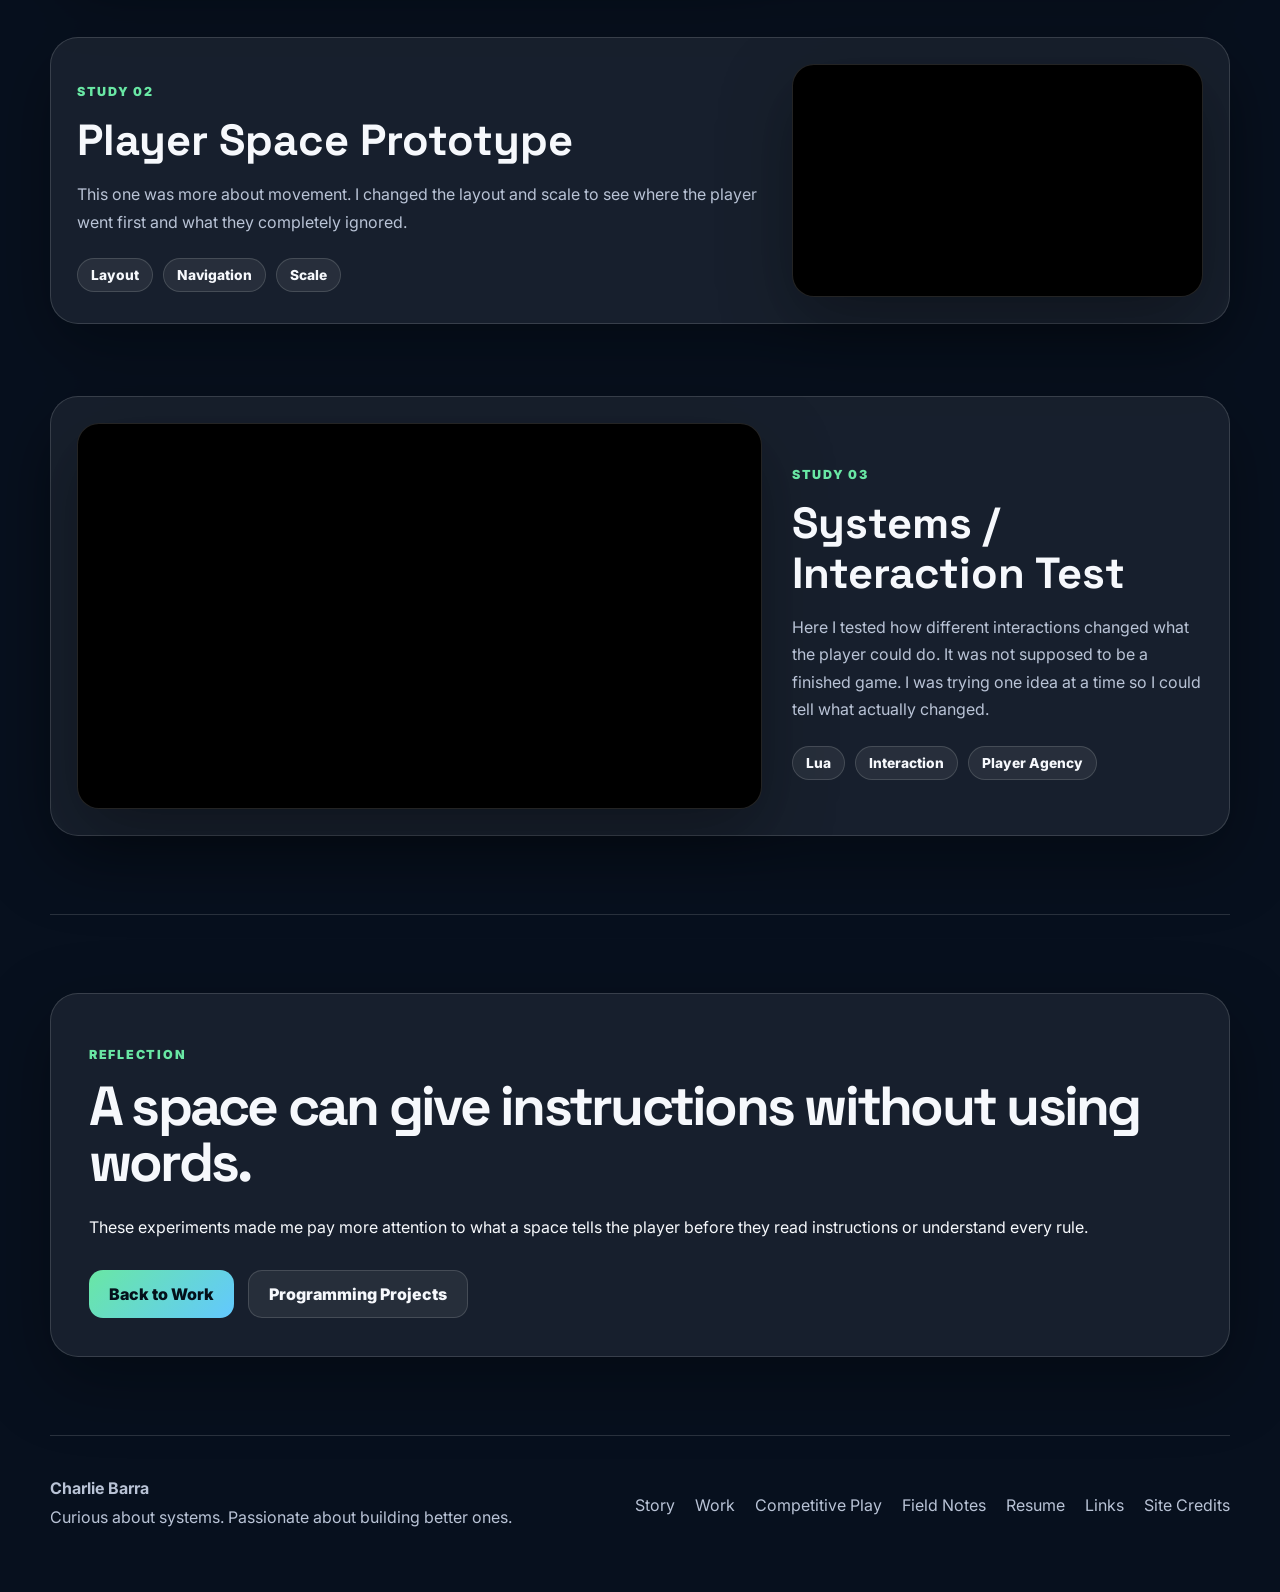
<file: world-design.html>
<!DOCTYPE html>

<html lang="en">
<head>
<meta charset="utf-8"/>
<meta content="width=device-width, initial-scale=1" name="viewport"/>
<!-- Favicon / App Icons -->
<link href="favicon.ico" rel="icon" sizes="any"/>
<link href="favicon-32x32.png" rel="icon" sizes="32x32" type="image/png"/>
<link href="favicon-16x16.png" rel="icon" sizes="16x16" type="image/png"/>
<link href="apple-touch-icon.png" rel="apple-touch-icon" sizes="180x180"/>
<link color="#22C55E" href="safari-pinned-tab.svg" rel="mask-icon"/>
<link href="site.webmanifest" rel="manifest"/>
<meta content="#11161D" name="theme-color"/>
<title>Interactive World Design | Charlie Barra</title>
<meta content="Roblox Studio and Lua design studies by Charlie Barra." name="description"/>
<link href="https://www.charliebarra.com/world-design.html" rel="canonical"/>
<meta content="Interactive World Design | Charlie Barra" property="og:title"/>
<meta content="Roblox Studio and Lua design studies by Charlie Barra." property="og:description"/>
<meta content="website" property="og:type"/>
<meta content="https://www.charliebarra.com/world-design.html" property="og:url"/>
<meta content="Charlie Barra" property="og:site_name"/>
<meta content="https://www.charliebarra.com/assets/images/roblox-design.png" property="og:image"/>
<meta content="Roblox environment design study by Charlie Barra" property="og:image:alt"/>
<meta content="summary_large_image" name="twitter:card"/>
<meta content="Interactive World Design | Charlie Barra" name="twitter:title"/>
<meta content="Roblox Studio and Lua design studies by Charlie Barra." name="twitter:description"/>
<meta content="https://www.charliebarra.com/assets/images/roblox-design.png" name="twitter:image"/>
<link href="https://fonts.googleapis.com" rel="preconnect"/>
<link crossorigin="" href="https://fonts.gstatic.com" rel="preconnect"/>
<link href="https://fonts.googleapis.com/css2?family=Inter:wght@400;500;600;700;800;900&amp;family=Space+Grotesk:wght@500;600;700&amp;display=swap" rel="stylesheet"/>
<link href="styles.css" rel="stylesheet"/>
</head>
<body>
<a class="skip-link" href="#main">Skip to content</a>
<div class="site-bg">
</div>
<div class="grid-bg">
</div>
<header class="nav">
<a class="logo" href="index.html">CB</a>
<nav>
<a href="story.html">Story</a>
<a aria-current="page" href="projects.html">Work</a>
<a href="pokemon.html">Competitive Play</a>
<a href="notebook.html">Field Notes</a>
<a href="resume.html">Resume</a>
<a href="contact.html">Links</a>
</nav>
</header>
<main id="main">
<section class="page-hero">
<div>
<nav class="breadcrumb" aria-label="Breadcrumb"><a href="projects.html">Work</a><span aria-hidden="true">/</span><span aria-current="page">Interactive World Design</span></nav>
<p class="section-label">Interactive World Design</p>
<h1>From player to creator.</h1>
<p>Looking back, these Roblox and Minecraft projects were some of the first times I caught myself paying attention to how spaces quietly teach players where to go. Roblox and Minecraft made me realize that I did not only want to play in other people’s worlds. I wanted to build and change my own. These were personal projects where I built in Roblox Studio, experimented with Lua, and usually changed the idea halfway through.</p>
</div>
</section>
<section class="section">
<div class="snapshot-grid">
<article><span>Role</span><strong>Solo Roblox Studio Designer</strong></article>
<article><span>Project Type</span><strong>Personal Design Studies</strong></article>
<article><span>Tools</span><strong>Roblox Studio + Lua</strong></article>
<article><span>Scope</span><strong>Three Small Experiments</strong></article>
</div>
</section>
<section class="section">
<p class="section-label">Design Studies</p>
<h2>Three small experiments.</h2>
<div class="media-list">
<article class="media-project">
<div class="media-embed">
<iframe allowfullscreen="" src="https://www.youtube.com/embed/PaC9bzpJi7U" title="Environment Concept">
</iframe>
</div>
<div class="media-copy">
<p class="tag">Study 01</p>
<h3>Environment Concept</h3>
<p>I wanted to see how a world could tell the player what kind of game it was before anything really happened. I focused on the environment, the mood, and what the space seemed to promise.</p>
<div class="pill-row">
<span>Worldbuilding</span>
<span>Atmosphere</span>
<span>Roblox Studio</span>
</div>
</div>
</article>
<article class="media-project">
<div class="media-embed">
<iframe allowfullscreen="" src="https://www.youtube.com/embed/2QZ_AYKrzOE" title="Player Space Prototype">
</iframe>
</div>
<div class="media-copy">
<p class="tag">Study 02</p>
<h3>Player Space Prototype</h3>
<p>This one was more about movement. I changed the layout and scale to see where the player went first and what they completely ignored.</p>
<div class="pill-row">
<span>Layout</span>
<span>Navigation</span>
<span>Scale</span>
</div>
</div>
</article>
<article class="media-project">
<div class="media-embed">
<iframe allowfullscreen="" src="https://www.youtube.com/embed/8u6nqVk8nU4" title="Systems / Interaction Test">
</iframe>
</div>
<div class="media-copy">
<p class="tag">Study 03</p>
<h3>Systems / Interaction Test</h3>
<p>Here I tested how different interactions changed what the player could do. It was not supposed to be a finished game. I was trying one idea at a time so I could tell what actually changed.</p>
<div class="pill-row">
<span>Lua</span>
<span>Interaction</span>
<span>Player Agency</span>
</div>
</div>
</article>
</div>
</section>
<section class="section">
<div class="contact-card">
<p class="section-label">Reflection</p>
<h2>A space can give instructions without using words.</h2>
<p>These experiments made me pay more attention to what a space tells the player before they read instructions or understand every rule.</p>
<div class="actions">
<a class="btn primary" href="projects.html">Back to Work</a>
<a class="btn" href="programming.html">Programming Projects</a>
</div>
</div>
</section>
</main>
<footer>
<div>
<strong>Charlie Barra</strong>
<p>Curious about systems. Passionate about building better ones.</p>
</div>
<div class="footer-links">
<a href="story.html">Story</a>
<a href="projects.html">Work</a>
<a href="pokemon.html">Competitive Play</a>
<a href="notebook.html">Field Notes</a>
<a href="resume.html">Resume</a>
<a href="contact.html">Links</a>
</div>
</footer>
<script src="script.js">
</script>
</body>
</html>
</file>
<file: styles.css>
:root{
  --bg:#07101e;
  --bg-deep:#050b14;
  --panel:rgba(255,255,255,.065);
  --panel-strong:rgba(255,255,255,.09);
  --text:#f6f8fc;
  --muted:#b9c3d6;
  --line:rgba(255,255,255,.14);
  --green:#69e7a4;
  --blue:#62c8ff;
  --orange:#ff9a62;
  --shadow:0 24px 70px rgba(0,0,0,.34);
  --radius-lg:30px;
  --radius-md:22px;
  --content:1180px;
  --reading:820px;
}

*{box-sizing:border-box}
html{scroll-behavior:smooth}
body{
  margin:0;
  min-width:320px;
  overflow-x:hidden;
  background:var(--bg);
  color:var(--text);
  font-family:Inter,system-ui,-apple-system,BlinkMacSystemFont,"Segoe UI",sans-serif;
  -webkit-font-smoothing:antialiased;
}
img{max-width:100%;height:auto}
a{color:inherit;text-decoration:none}
button,input,textarea,select{font:inherit}
button{color:inherit}
.site-bg{
  position:fixed;inset:0;z-index:-3;
  background:
    radial-gradient(circle at 15% 10%,rgba(37,148,190,.20),transparent 30%),
    radial-gradient(circle at 90% 12%,rgba(195,84,51,.16),transparent 27%),
    linear-gradient(180deg,#091321,var(--bg-deep));
}
.grid-bg{
  position:fixed;inset:0;z-index:-2;
  background-image:
    linear-gradient(rgba(255,255,255,.032) 1px,transparent 1px),
    linear-gradient(90deg,rgba(255,255,255,.032) 1px,transparent 1px);
  background-size:72px 72px;
  mask-image:linear-gradient(to bottom,rgba(0,0,0,.78),transparent 92%);
}
.skip-link{position:absolute;left:-9999px;top:16px;z-index:1000}
.skip-link:focus{left:16px;background:#fff;color:#000;padding:12px 16px;border-radius:10px}
:focus-visible{outline:3px solid var(--green);outline-offset:4px}

.nav{
  width:min(var(--content),calc(100% - 40px));
  margin:0 auto;
  padding:28px 0;
  display:flex;
  align-items:center;
  justify-content:space-between;
  gap:28px;
}
.logo{
  width:58px;height:58px;flex:0 0 auto;
  display:grid;place-items:center;
  border:1px solid var(--line);
  border-radius:18px;
  background:var(--panel);
  font-family:"Space Grotesk",sans-serif;
  font-weight:800;
  font-size:1.2rem;
}
.nav nav{display:flex;align-items:center;flex-wrap:wrap;gap:8px 24px}
.nav nav a{
  min-height:44px;
  display:inline-flex;align-items:center;
  padding:0 2px;
  color:var(--muted);
  font-weight:800;
  border-bottom:3px solid transparent;
}
.nav nav a:hover,.nav nav a[aria-current="page"]{color:var(--text);border-color:var(--green)}
.breadcrumb{display:flex;align-items:center;gap:9px;margin:0 0 16px;color:var(--muted);font-size:.88rem}
.breadcrumb a{color:var(--blue);text-decoration:none}
.breadcrumb a:hover{text-decoration:underline}
.reference-card{max-width:505px;margin:34px 0 0}
.reference-card img{display:block;width:100%;height:auto;border-radius:20px;border:1px solid var(--line);background:var(--panel)}
.reference-card figcaption{margin-top:12px;color:var(--muted);font-size:.94rem;line-height:1.55}

main{min-height:70vh}
.section,.hero,.page-hero,.story-hero,.story-prologue,.story-chapter,.case-hero{
  width:min(var(--content),calc(100% - 40px));
  margin:0 auto;
}
.section{padding:78px 0;border-top:1px solid var(--line)}
.page-hero{padding:72px 0 88px}
.page-hero>div{max-width:940px}
.section-label,.tag,.chapter-number,.chapter-age{
  text-transform:uppercase;
  letter-spacing:.14em;
  font-weight:900;
  font-size:.78rem;
}
.section-label,.tag,.chapter-number{color:var(--green)}
.chapter-age{color:var(--blue)}
h1,h2,h3{font-family:"Space Grotesk",Inter,sans-serif}
h1{font-size:clamp(3.15rem,6.7vw,7.25rem);line-height:.94;letter-spacing:-.064em;margin:0 0 28px}
h2{font-size:clamp(2.25rem,4.3vw,4.7rem);line-height:1.02;letter-spacing:-.05em;margin:0 0 24px}
h3{font-size:1.5rem;line-height:1.15}
p{line-height:1.72}
.wide,.page-hero p,.story-hero p,.case-hero p{max-width:var(--reading);color:var(--muted);font-size:1.08rem}
.actions{display:flex;flex-wrap:wrap;gap:14px;margin-top:28px}
.actions.center{justify-content:center}
.btn{
  min-height:48px;
  display:inline-flex;align-items:center;justify-content:center;
  padding:0 20px;
  border:1px solid var(--line);
  border-radius:14px;
  background:var(--panel);
  font-weight:850;
}
.btn:hover{background:var(--panel-strong)}
.btn.primary{border:0;color:#04101a;background:linear-gradient(135deg,var(--green),var(--blue))}

.hero{
  min-height:74vh;
  padding:52px 0 88px;
  display:grid;
  grid-template-columns:minmax(0,1fr) minmax(320px,.72fr);
  gap:48px;
  align-items:center;
}
.hero-copy>p:not(.section-label){max-width:780px;color:var(--muted);font-size:1.12rem}
.hero-media img,.story-hero>img,.case-hero>img{
  width:100%;
  height:560px;
  object-fit:cover;
  border:1px solid var(--line);
  border-radius:var(--radius-lg);
  box-shadow:var(--shadow);
}
.principle-grid,.feature-grid,.note-grid,.resume-grid,.lesson-grid,.achievement-grid{
  display:grid;
  gap:18px;
  margin-top:36px;
}
.principle-grid,.feature-grid,.note-grid{grid-template-columns:repeat(3,minmax(0,1fr))}
.principle-grid article,.note-card,.resume-grid article,.lesson-grid article,.achievement-grid article{
  padding:26px;
  border:1px solid var(--line);
  border-radius:var(--radius-md);
  background:var(--panel);
  box-shadow:var(--shadow);
}
.principle-grid span{color:var(--blue);font-weight:900}
.certification-card{
  display:grid;
  grid-template-columns:140px minmax(0,1fr);
  gap:30px;
  align-items:center;
  padding:28px;
  border:1px solid var(--line);
  border-radius:var(--radius-md);
  background:var(--panel);
  box-shadow:var(--shadow);
}
.certification-badge img{width:140px;display:block}
.certification-card h2,.resume-certification h2{font-size:clamp(1.5rem,2.7vw,2.35rem);letter-spacing:-.035em;margin-bottom:10px}
.certification-card p{max-width:760px;color:var(--muted)}
.certification-card .certification-meta{margin:0;color:var(--blue);font-weight:850}
.text-link{display:inline-block;color:var(--green);font-weight:850;margin-top:4px}
.text-link:hover{text-decoration:underline;text-underline-offset:4px}
.resume-certification{display:grid;grid-template-columns:96px minmax(0,1fr);gap:20px;align-items:center}
.resume-certification img{width:96px;display:block}
.resume-certification p{color:var(--muted)}
.feature-card{
  overflow:hidden;
  border:1px solid var(--line);
  border-radius:26px;
  background:var(--panel);
  box-shadow:var(--shadow);
  transition:transform .22s ease,background .22s ease;
}
.feature-card:hover{transform:translateY(-4px);background:var(--panel-strong)}
.feature-card img{width:100%;height:245px;object-fit:cover;display:block}
.feature-card>div{padding:24px}
.feature-card span,.work-card span{color:var(--blue);font-weight:850}

/* Story */
.story-hero,.case-hero{
  display:grid;
  grid-template-columns:minmax(0,1fr) minmax(320px,.9fr);
  gap:42px;
  align-items:center;
  padding:60px 0 88px;
}
.story-prologue{
  padding:74px 0;
  border-top:1px solid var(--line);
}
.story-prologue>*{max-width:var(--reading)}
.story-prologue p:not(.section-label){color:var(--muted);font-size:1.08rem}
.story-prologue blockquote,.chapter-copy blockquote{
  margin:28px 0 0;
  padding:20px 24px;
  border-left:4px solid var(--orange);
  border-radius:16px;
  background:var(--panel);
  font-weight:800;
  line-height:1.55;
}
.design-quote{
  max-width:930px;
  margin:30px 0;
  padding:26px 30px;
  border-left:4px solid var(--orange);
  border-radius:18px;
  background:var(--panel);
  box-shadow:var(--shadow);
  font-family:"Space Grotesk",Inter,sans-serif;
  font-size:clamp(1.25rem,2.2vw,1.75rem);
  font-weight:700;
  line-height:1.5;
}
.artifact-grid{grid-template-columns:repeat(3,minmax(0,1fr))}
.story-chapter{padding:76px 0;border-top:1px solid var(--line)}
.chapter-grid{
  display:grid;
  grid-template-columns:minmax(0,1fr) minmax(320px,.9fr);
  gap:42px;
  align-items:center;
}
.chapter-grid.reverse .chapter-copy{order:2}
.chapter-copy p:not(.chapter-age){color:var(--muted)}
.chapter-image{
  margin:0;
  overflow:hidden;
  border:1px solid var(--line);
  border-radius:26px;
  background:var(--panel);
  box-shadow:var(--shadow);
}
.chapter-image img{width:100%;height:440px;display:block;object-fit:cover}
.chapter-image figcaption{
  padding:18px 22px 20px;
  color:var(--muted);
  font-size:.9rem;
  line-height:1.5;
}
.story-closing{text-align:center}
.story-closing p{max-width:760px;margin-left:auto;margin-right:auto;color:var(--muted)}

/* Work and case studies */
.large-project-card,.media-project{
  display:grid;
  grid-template-columns:minmax(0,1.25fr) minmax(300px,.75fr);
  gap:30px;
  align-items:center;
  margin-top:34px;
  padding:26px;
  border:1px solid var(--line);
  border-radius:28px;
  background:var(--panel);
  box-shadow:var(--shadow);
}
.large-project-card img{width:100%;height:420px;object-fit:cover;border-radius:20px}
.large-project-card h3,.media-copy h3{font-size:clamp(2rem,3.4vw,3.45rem);margin:0 0 16px}
.work-grid{display:grid;grid-template-columns:repeat(2,minmax(0,1fr));gap:24px;margin-top:34px}
.work-card{
  overflow:hidden;
  border:1px solid var(--line);
  border-radius:26px;
  background:var(--panel);
  box-shadow:var(--shadow);
  transition:transform .22s ease;
}
.work-card:hover{transform:translateY(-4px)}
.work-card img{width:100%;height:305px;display:block;object-fit:cover}
.work-card>div{padding:24px}
.contact-card{
  padding:38px;
  border:1px solid var(--line);
  border-radius:28px;
  background:var(--panel);
  box-shadow:var(--shadow);
}
.snapshot-grid{display:grid;grid-template-columns:repeat(4,minmax(0,1fr));gap:16px}
.snapshot-grid article{padding:22px;border:1px solid var(--line);border-radius:20px;background:var(--panel)}
.snapshot-grid span{display:block;color:var(--muted);font-size:.84rem;margin-bottom:5px}
.context-note,.source-note{
  margin:22px 0 0;
  padding:16px 18px;
  border-left:3px solid var(--green);
  border-radius:0 14px 14px 0;
  background:rgba(255,255,255,.045);
  color:var(--muted);
  font-size:.92rem;
}
.project-facts{display:flex;flex-wrap:wrap;gap:8px;margin:0 0 22px}
.project-facts span{
  padding:8px 11px;
  border:1px solid var(--line);
  border-radius:12px;
  background:rgba(255,255,255,.05);
  color:var(--muted);
  font-size:.78rem;
}
.project-facts b{color:var(--text);margin-right:4px}
.media-copy h4{margin:20px 0 5px;font-size:.82rem;letter-spacing:.08em;text-transform:uppercase;color:var(--green)}
.process-strip{display:grid;grid-template-columns:repeat(5,minmax(0,1fr));gap:14px}
.process-strip article{padding:20px;border:1px solid var(--line);border-radius:20px;background:var(--panel)}
.process-strip strong{font-size:2rem;color:var(--blue)}
.process-strip span{display:block;font-weight:900;margin:8px 0}
.gallery-grid,.card-sheet-grid{display:grid;grid-template-columns:repeat(2,minmax(0,1fr));gap:20px;margin-top:34px}
.gallery-grid.four{grid-template-columns:repeat(4,minmax(0,1fr))}
.gallery-grid button{
  padding:0;
  overflow:hidden;
  border:1px solid var(--line);
  border-radius:20px;
  background:var(--panel);
  cursor:zoom-in;
}
.gallery-grid img,.card-sheet-grid img{width:100%;height:340px;display:block;object-fit:cover;border-radius:20px}
.video-frame,.media-embed{
  overflow:hidden;
  border:1px solid var(--line);
  border-radius:22px;
  background:#000;
  box-shadow:var(--shadow);
}
.video-frame{margin-top:30px}
.video-frame iframe,.media-embed iframe{width:100%;aspect-ratio:16/9;border:0;display:block}
.media-list{display:grid;gap:38px;margin-top:36px}
.programming-highlight{
  display:grid;
  grid-template-columns:minmax(0,1.15fr) minmax(300px,.85fr);
  gap:30px;
  align-items:center;
  padding:26px;
  border:1px solid var(--line);
  border-radius:28px;
  background:var(--panel);
  box-shadow:var(--shadow);
}
.programming-highlight img{width:100%;height:350px;display:block;object-fit:cover;border-radius:20px}
.programming-highlight p:not(.section-label){color:var(--muted)}
.media-project:nth-child(even) .media-embed{order:2}
.media-copy p:not(.tag){color:var(--muted)}
.pill-row{display:flex;flex-wrap:wrap;gap:10px;margin-top:22px}
.pill-row span{
  padding:8px 13px;
  border:1px solid var(--line);
  border-radius:999px;
  background:rgba(255,255,255,.07);
  font-size:.86rem;
  font-weight:800;
}

/* Swap Monsters case study */
.swap-snapshot{grid-template-columns:repeat(3,minmax(0,1fr))}
.player-loop{
  display:flex;
  flex-wrap:wrap;
  align-items:center;
  gap:12px;
  margin-top:32px;
}
.player-loop span{
  padding:13px 16px;
  border:1px solid var(--line);
  border-radius:14px;
  background:var(--panel);
  font-weight:850;
}
.player-loop b{color:var(--green);font-size:1.2rem}
.ability-grid,.technical-grid,.recognition-card{
  display:grid;
  grid-template-columns:repeat(3,minmax(0,1fr));
  gap:20px;
  margin-top:34px;
}
.ability-grid article,.technical-grid article,.recognition-card>div{
  overflow:hidden;
  border:1px solid var(--line);
  border-radius:24px;
  background:var(--panel);
  box-shadow:var(--shadow);
}
.ability-grid img{width:100%;aspect-ratio:16/9;display:block;object-fit:cover}
.ability-grid article>div,.technical-grid article>div,.technical-grid .system-card,.recognition-card>div{padding:24px}
.ability-grid h3,.technical-grid h3{margin:0 0 10px}
.ability-grid p,.technical-grid p,.recognition-card p{color:var(--muted)}
.swap-process{
  display:grid;
  grid-template-columns:repeat(4,minmax(0,1fr));
  gap:14px;
  margin-top:34px;
}
.swap-process article{padding:20px;border:1px solid var(--line);border-radius:20px;background:var(--panel)}
.swap-process strong{font-size:1.7rem;color:var(--blue)}
.swap-process span{display:block;font-weight:900;margin:8px 0}
.swap-process p{margin-bottom:0;color:var(--muted);font-size:.9rem}
.swap-gallery img{object-position:center}
.technical-grid img{width:100%;height:280px;display:block;object-fit:contain;background:#171717}
.technical-grid .system-card{display:flex;flex-direction:column;justify-content:center}
.recognition-card{grid-template-columns:repeat(2,minmax(0,1fr))}
.recognition-card blockquote{margin:16px 0;padding-left:18px;border-left:3px solid var(--orange);font-family:"Space Grotesk",sans-serif;font-size:1.2rem;font-weight:700;line-height:1.5}
.controls-panel{
  display:grid;
  grid-template-columns:minmax(220px,.65fr) minmax(0,1.35fr);
  gap:28px;
  align-items:center;
  margin-top:24px;
  padding:24px;
  border:1px solid var(--line);
  border-radius:24px;
  background:var(--panel);
  box-shadow:var(--shadow);
}
.controls-panel h2{margin-bottom:0}
.controls-panel dl{display:grid;grid-template-columns:repeat(2,minmax(0,1fr));gap:12px;margin:0}
.controls-panel dl div{padding:14px 16px;border:1px solid var(--line);border-radius:14px;background:rgba(255,255,255,.025)}
.controls-panel dt{color:var(--muted);font-size:.78rem;font-weight:800;letter-spacing:.08em;text-transform:uppercase}
.controls-panel dd{margin:5px 0 0;font-weight:850}

/* Pokémon */
.achievement-grid{grid-template-columns:repeat(5,minmax(0,1fr))}
.achievement-grid strong,.achievement-grid span{display:block}
.achievement-grid span{color:var(--muted);margin-top:8px}
.lesson-grid{grid-template-columns:repeat(4,minmax(0,1fr))}
.tournament-gallery{
  display:grid;
  grid-template-columns:repeat(4,minmax(0,1fr));
  gap:18px;
  margin-top:34px;
}
.tournament-card{
  margin:0;
  overflow:hidden;
  border:1px solid var(--line);
  border-radius:22px;
  background:var(--panel);
  box-shadow:var(--shadow);
}
.tournament-card button{width:100%;padding:0;border:0;background:transparent;display:block;cursor:zoom-in}
.tournament-card img{width:100%;height:205px;display:block;object-fit:cover}
.tournament-card figcaption{padding:17px 18px 20px}
.tournament-card figcaption span{
  display:block;
  margin-bottom:7px;
  color:var(--green);
  font-size:.74rem;
  font-weight:900;
  letter-spacing:.14em;
  text-transform:uppercase;
}
.tournament-card figcaption strong{display:block;font-family:"Space Grotesk",sans-serif;font-size:1rem}
.tournament-card figcaption p{margin:9px 0 0;color:var(--muted);font-size:.86rem;line-height:1.5}

/* Notes, resume, contact */
.resume-grid{grid-template-columns:repeat(2,minmax(0,1fr))}
.resume-grid ul{padding-left:20px;line-height:1.8}
.contact-links{display:grid;gap:16px}
.contact-link{
  min-height:72px;
  display:flex;align-items:center;justify-content:space-between;gap:20px;
  padding:20px 24px;
  border:1px solid var(--line);
  border-radius:20px;
  background:var(--panel);
}
.contact-link:hover{background:var(--panel-strong)}
.contact-link span{color:var(--muted)}
.site-credits{
  border:1px solid var(--line);
  border-radius:20px;
  background:var(--panel);
}
.site-credits summary{padding:20px 24px;cursor:pointer;font-weight:800}
.site-credits>div{padding:0 24px 22px;max-width:860px;color:var(--muted)}
.site-credits p:last-child{margin-bottom:0}

footer{
  width:min(var(--content),calc(100% - 40px));
  margin:0 auto;
  padding:42px 0 60px;
  border-top:1px solid var(--line);
  display:flex;
  justify-content:space-between;
  gap:30px;
  color:var(--muted);
}
footer p{margin:.4rem 0 0}
.footer-links{display:flex;flex-wrap:wrap;gap:12px 20px}
.footer-links a{min-height:40px;display:inline-flex;align-items:center}

/* Accessible lightbox */
.lightbox{
  position:fixed;inset:0;z-index:1000;
  display:none;
  place-items:center;
  padding:36px;
  background:rgba(0,0,0,.92);
}
.lightbox.open{display:grid}
.lightbox-inner{max-width:94vw;max-height:90vh;text-align:center}
.lightbox img{max-width:90vw;max-height:78vh;object-fit:contain}
.lightbox-caption{margin:12px auto 0;max-width:760px;color:#fff}
.lightbox-close{
  position:absolute;top:18px;right:22px;
  width:48px;height:48px;
  border:1px solid rgba(255,255,255,.3);
  border-radius:999px;
  background:rgba(0,0,0,.45);
  color:#fff;
  font-size:2rem;
  cursor:pointer;
}

@media(max-width:1050px){
  .tournament-gallery{grid-template-columns:repeat(3,minmax(0,1fr))}
  .achievement-grid{grid-template-columns:repeat(3,minmax(0,1fr))}
  .process-strip{grid-template-columns:repeat(3,minmax(0,1fr))}
}
@media(max-width:900px){
  .nav{align-items:flex-start}
  .nav nav{justify-content:flex-end}
  .hero,.story-hero,.case-hero,.chapter-grid,.large-project-card,.media-project,.programming-highlight{grid-template-columns:1fr}
  .chapter-grid.reverse .chapter-copy,.media-project:nth-child(even) .media-embed{order:initial}
  .hero-media img,.story-hero>img,.case-hero>img,.chapter-image img{height:auto;max-height:620px}
  .principle-grid,.feature-grid,.note-grid{grid-template-columns:1fr}
  .work-grid,.resume-grid,.lesson-grid{grid-template-columns:1fr}
  .artifact-grid{grid-template-columns:1fr}
  .snapshot-grid{grid-template-columns:repeat(2,minmax(0,1fr))}
  .gallery-grid.four{grid-template-columns:repeat(2,minmax(0,1fr))}
  .tournament-gallery{grid-template-columns:repeat(2,minmax(0,1fr))}
  .ability-grid,.technical-grid{grid-template-columns:1fr}
  .swap-process{grid-template-columns:repeat(2,minmax(0,1fr))}
  .recognition-card{grid-template-columns:1fr}
  .controls-panel{grid-template-columns:1fr}
}
@media(max-width:650px){
  .nav{
    width:min(var(--content),calc(100% - 24px));
    padding:18px 0 20px;
    flex-direction:column;
    align-items:stretch;
  }
  .logo{width:52px;height:52px}
  .nav nav{
    display:grid;
    grid-template-columns:repeat(3,minmax(0,1fr));
    gap:6px 10px;
  }
  .nav nav a{
    min-height:44px;
    justify-content:center;
    text-align:center;
    font-size:.82rem;
    line-height:1.15;
    border:1px solid transparent;
    border-radius:10px;
  }
  .nav nav a:hover,.nav nav a[aria-current="page"]{
    border-color:var(--green);
    background:rgba(105,231,164,.08);
  }
  .section,.hero,.page-hero,.story-hero,.story-prologue,.story-chapter,.case-hero{
    width:min(var(--content),calc(100% - 24px));
  }
  .section{padding:58px 0}
  .page-hero{padding:44px 0 62px}
  .hero{padding:38px 0 64px;min-height:auto}
  h1{font-size:clamp(2.35rem,13vw,3.7rem)}
  h2{font-size:clamp(2rem,10vw,3.1rem)}
  .certification-card,.resume-certification{grid-template-columns:76px minmax(0,1fr);gap:16px;align-items:start}
  .certification-card{padding:20px}
  .certification-card img,.resume-certification img{width:76px}
  .certification-card h2,.resume-certification h2{font-size:1.35rem}
  .snapshot-grid,.process-strip,.gallery-grid,.gallery-grid.four,.card-sheet-grid,.achievement-grid,.tournament-gallery{grid-template-columns:1fr}
  .swap-snapshot,.swap-process{grid-template-columns:1fr}
  .player-loop{align-items:stretch;flex-direction:column}
  .player-loop b{transform:rotate(90deg);align-self:center}
  .controls-panel dl{grid-template-columns:1fr}
  .large-project-card,.media-project{padding:18px}
  .gallery-grid img,.card-sheet-grid img,.tournament-card img{height:auto;max-height:430px}
  .contact-link,footer{flex-direction:column;align-items:flex-start}
  footer{width:min(var(--content),calc(100% - 24px))}
  .lightbox{padding:18px}
}
@media(prefers-reduced-motion:reduce){
  *{scroll-behavior:auto!important;animation:none!important;transition:none!important}
}

/* ==========================================================
   Meteor Mayhem — Expanded Case Study
   ========================================================== */

.meteor-question .wide {
  max-width: 820px;
}

.meteor-process-strip article {
  min-height: 210px;
}

.playtest-photo-grid {
  display: grid;
  grid-template-columns: repeat(2, minmax(0, 1fr));
  gap: 22px;
  width: 100%;
  max-width: 606px;
  margin: 34px auto 0;
}

.playtest-photo-grid figure {
  margin: 0;
  overflow: hidden;
  border: 1px solid var(--line);
  border-radius: 24px;
  background: var(--panel);
  box-shadow: var(--shadow);
}

.playtest-photo-grid button {
  display: block;
  width: 100%;
  padding: 0;
  border: 0;
  background: transparent;
  cursor: zoom-in;
}

.playtest-photo-grid img {
  display: block;
  width: 100%;
  height: 292px;
  object-fit: cover;
}

.playtest-photo-grid figcaption {
  display: grid;
  gap: 7px;
  padding: 18px 20px 21px;
}

.playtest-photo-grid figcaption strong {
  font-family: "Space Grotesk", Inter, sans-serif;
  font-size: 1.08rem;
}

.playtest-photo-grid figcaption span {
  color: var(--muted);
  font-size: .91rem;
  line-height: 1.5;
}

.playtesting-journal {
  overflow: hidden;
  border: 1px solid var(--line);
  border-radius: 28px;
  background:
    linear-gradient(140deg, rgba(105,231,164,.08), transparent 32%),
    var(--panel);
  box-shadow: var(--shadow);
}

.playtesting-journal summary {
  min-height: 112px;
  display: flex;
  align-items: center;
  justify-content: space-between;
  gap: 24px;
  padding: 28px 30px;
  cursor: pointer;
  list-style: none;
}

.playtesting-journal summary::-webkit-details-marker {
  display: none;
}

.playtesting-journal summary small {
  display: block;
  margin-bottom: 7px;
  color: var(--green);
  font-weight: 900;
  letter-spacing: .13em;
  text-transform: uppercase;
}

.playtesting-journal summary strong {
  display: block;
  font-family: "Space Grotesk", Inter, sans-serif;
  font-size: clamp(1.45rem, 3vw, 2.4rem);
}

.journal-toggle {
  flex: 0 0 auto;
  min-height: 44px;
  display: inline-flex;
  align-items: center;
  padding: 0 16px;
  border: 1px solid var(--line);
  border-radius: 999px;
  color: var(--blue);
  font-size: .86rem;
  font-weight: 900;
}

.playtesting-journal[open] .journal-toggle {
  font-size: 0;
}

.playtesting-journal[open] .journal-toggle::after {
  content: "Close journal";
  font-size: .86rem;
}

.journal-content {
  padding: 0 30px 34px;
  border-top: 1px solid var(--line);
}

.journal-intro,
.journal-reflection,
.journal-questions {
  max-width: 840px;
  padding: 34px 0 10px;
}

.journal-intro h3,
.journal-reflection h3 {
  margin: 0 0 15px;
  font-size: clamp(1.8rem, 3.6vw, 3.1rem);
}

.journal-intro p:not(.section-label),
.journal-reflection p,
.journal-questions li {
  color: var(--muted);
}

.journal-entry-grid {
  display: grid;
  grid-template-columns: repeat(2, minmax(0, 1fr));
  gap: 18px;
  margin-top: 26px;
}

.journal-entry {
  padding: 24px;
  border: 1px solid var(--line);
  border-radius: 22px;
  background: rgba(5,11,20,.45);
}

.journal-entry-wide {
  grid-column: 1 / -1;
}

.journal-number {
  display: inline-grid;
  place-items: center;
  width: 42px;
  height: 42px;
  margin-bottom: 16px;
  border: 1px solid var(--line);
  border-radius: 13px;
  color: var(--green);
  font-family: "Space Grotesk", Inter, sans-serif;
  font-weight: 900;
}

.journal-entry h3 {
  margin: 0 0 20px;
  font-size: 1.45rem;
}

.journal-entry h4 {
  margin: 18px 0 5px;
  color: var(--blue);
  font-size: .77rem;
  letter-spacing: .1em;
  text-transform: uppercase;
}

.journal-entry p {
  margin: 0;
  color: var(--muted);
}

.journal-surprise {
  margin-top: 20px !important;
  padding-top: 18px;
  border-top: 1px solid var(--line);
  color: var(--text) !important;
}

.journal-questions ul,
.future-box ul {
  margin: 20px 0 0;
  padding-left: 22px;
}

.journal-questions li,
.future-box li {
  margin: 10px 0;
  line-height: 1.6;
}

.meteor-balance-grid {
  margin-top: 34px;
}

.design-evolution {
  display: grid;
  grid-template-columns: repeat(5, minmax(0, 1fr));
  gap: 14px;
  margin-top: 34px;
}

.design-evolution article {
  position: relative;
  padding: 22px 20px;
  border: 1px solid var(--line);
  border-radius: 20px;
  background: var(--panel);
}

.design-evolution article:not(:last-child)::after {
  content: "→";
  position: absolute;
  right: -13px;
  top: 35px;
  z-index: 2;
  color: var(--green);
  font-weight: 900;
}

.design-evolution span {
  color: var(--blue);
  font-weight: 900;
}

.design-evolution h3 {
  margin: 12px 0 8px;
  font-size: 1.15rem;
}

.design-evolution p {
  margin: 0;
  color: var(--muted);
  font-size: .9rem;
}

.future-box {
  padding: 38px;
  border: 1px solid var(--line);
  border-radius: 28px;
  background:
    radial-gradient(circle at 90% 10%, rgba(98,200,255,.13), transparent 30%),
    var(--panel);
  box-shadow: var(--shadow);
}

.future-box h2 {
  max-width: 820px;
}

.future-box li {
  color: var(--muted);
}

@media (max-width: 900px) {
  .design-evolution {
    grid-template-columns: repeat(2, minmax(0, 1fr));
  }

  .design-evolution article:not(:last-child)::after {
    display: none;
  }
}

@media (max-width: 700px) {
  .playtest-photo-grid,
  .journal-entry-grid,
  .design-evolution {
    grid-template-columns: 1fr;
  }

  .playtest-photo-grid {
    max-width: 292px;
  }

  .journal-entry-wide {
    grid-column: auto;
  }

  .playtest-photo-grid img {
    height: 292px;
  }

  .playtesting-journal summary {
    align-items: flex-start;
    flex-direction: column;
    padding: 23px 22px;
  }

  .journal-content {
    padding: 0 20px 26px;
  }

  .future-box {
    padding: 28px 22px;
  }
}
</file>
